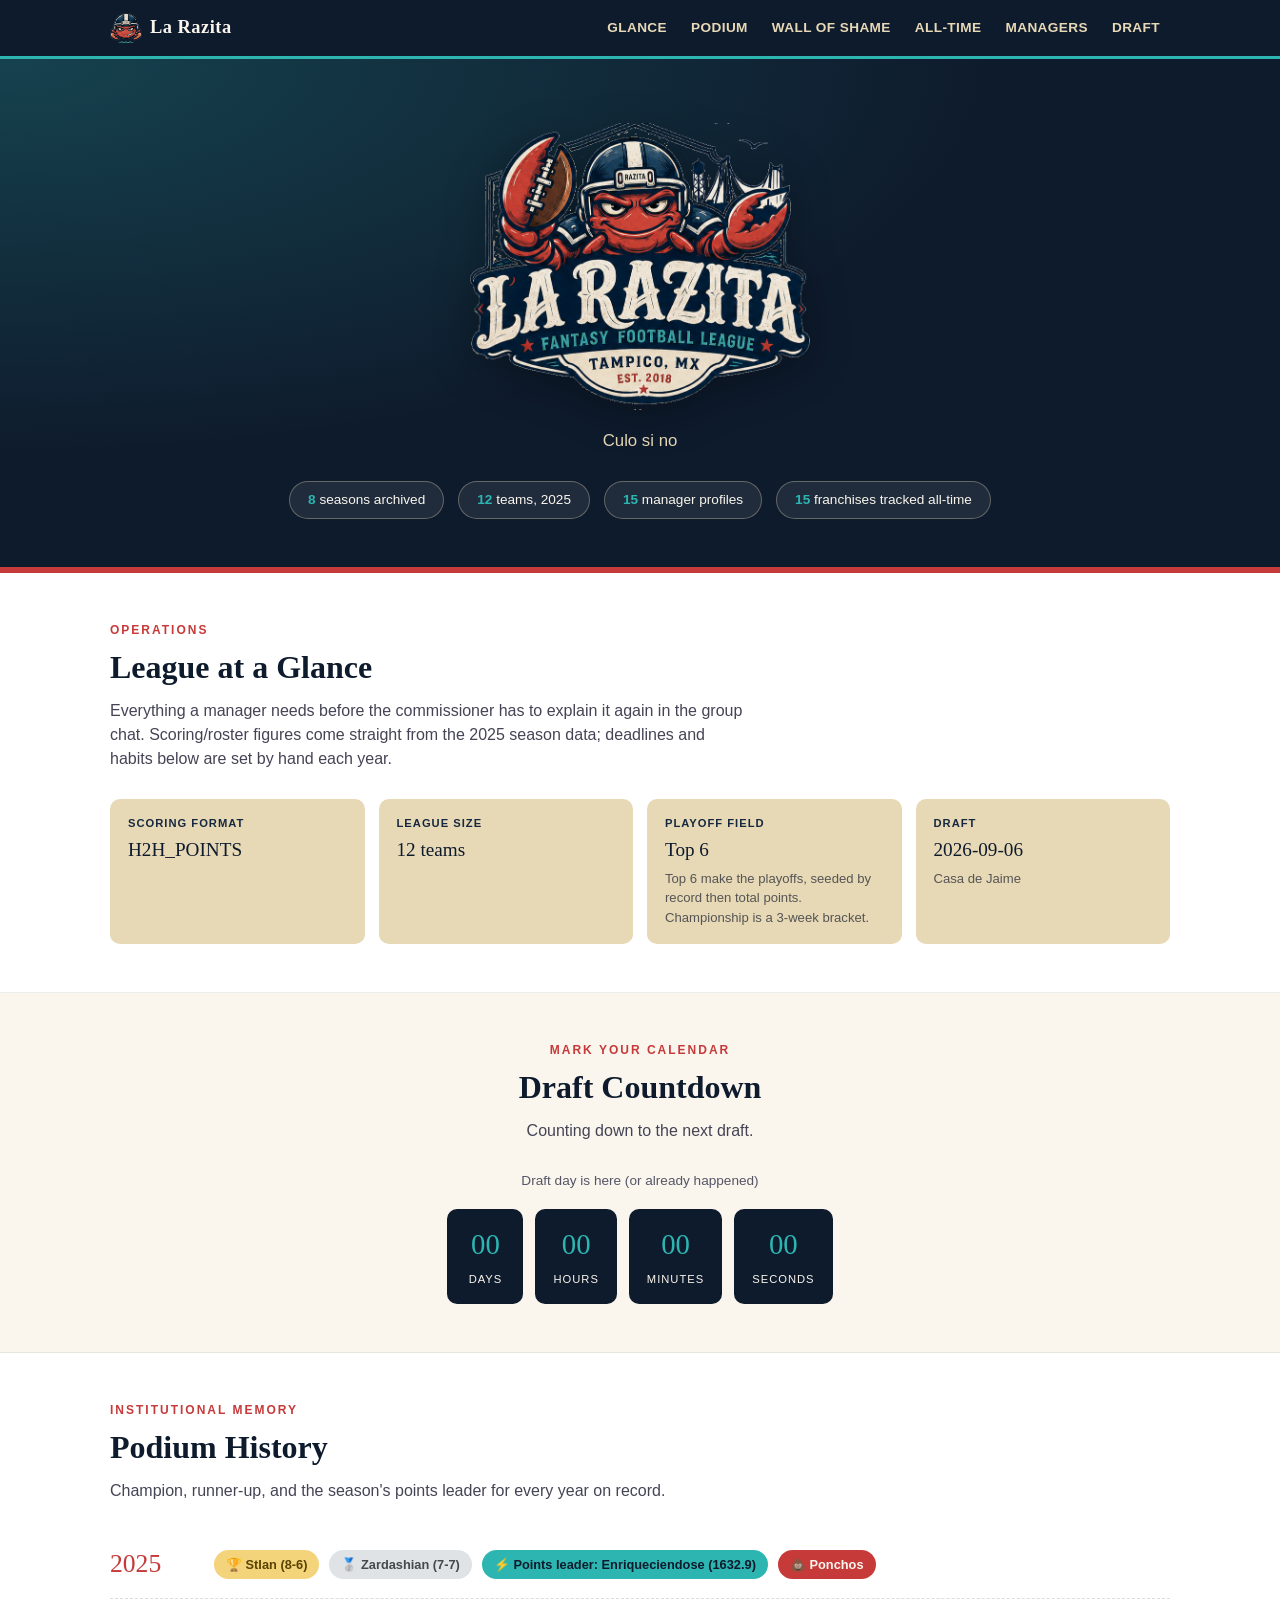
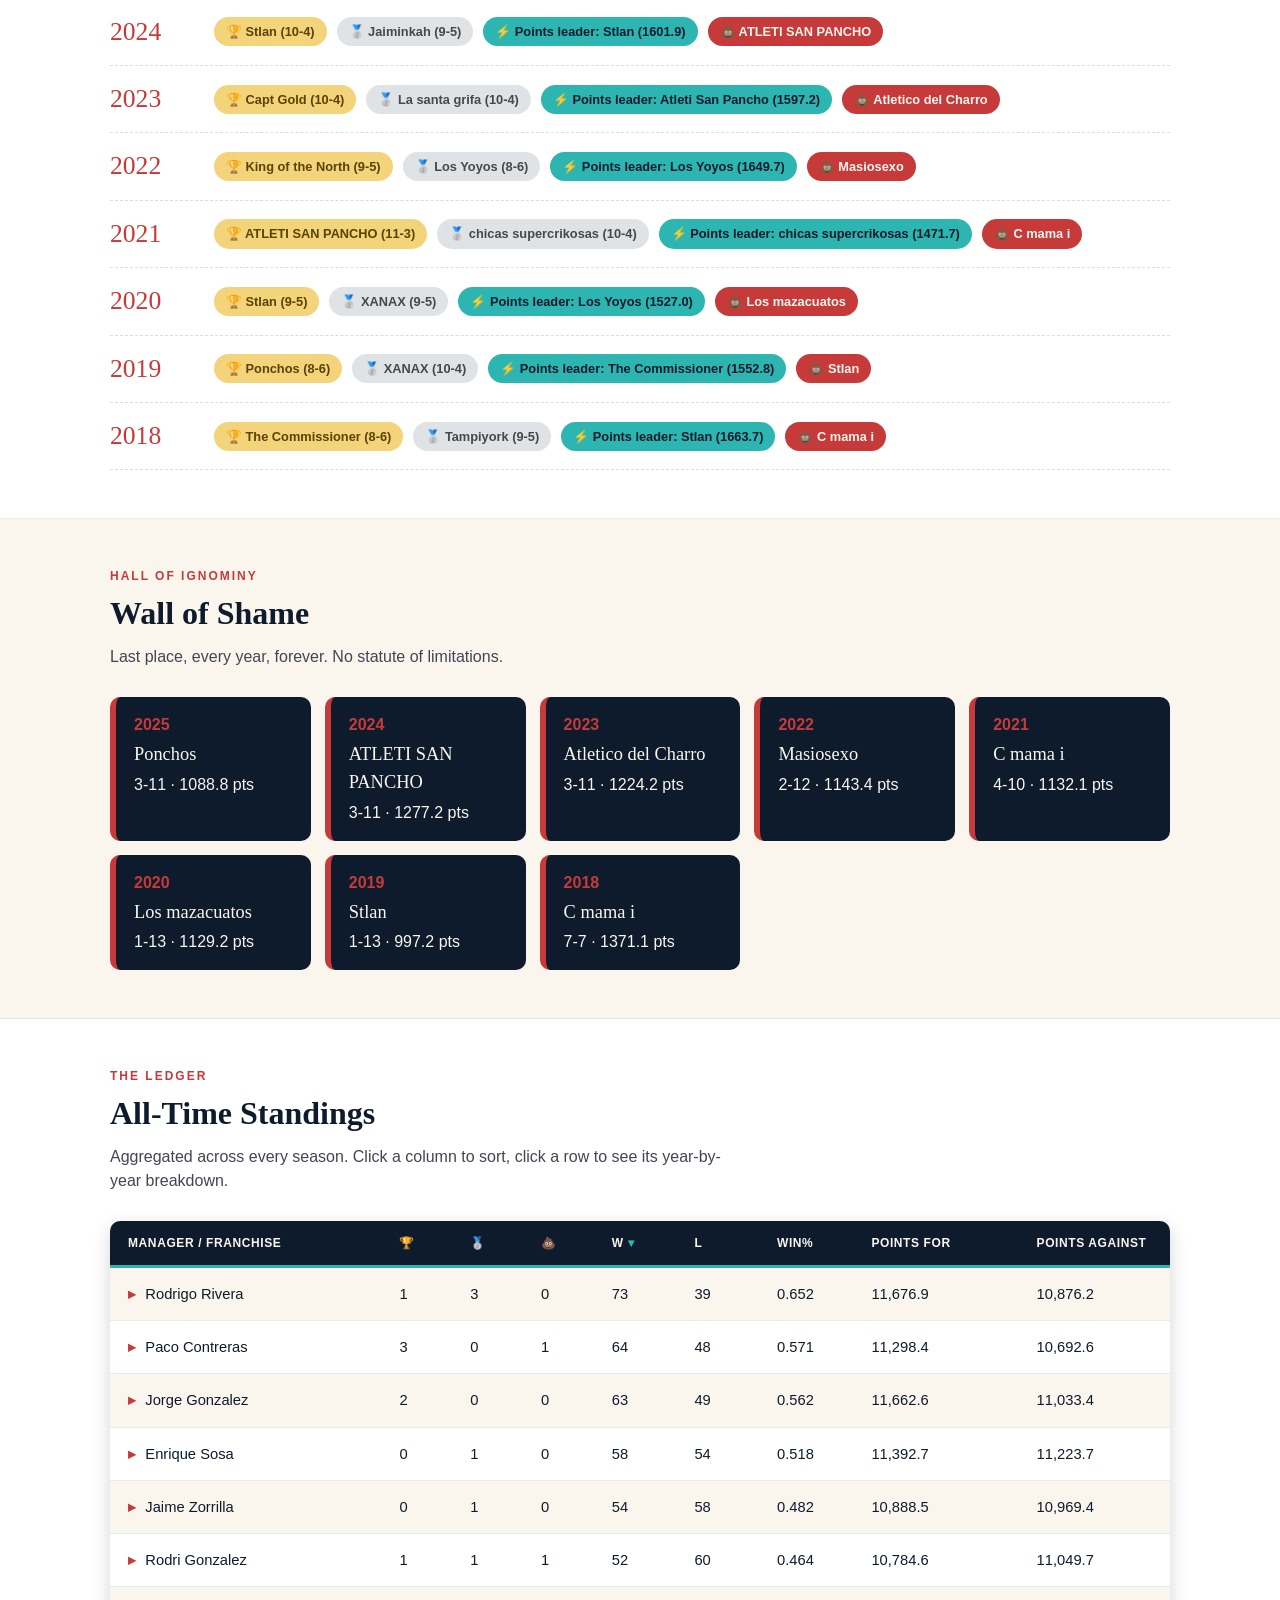
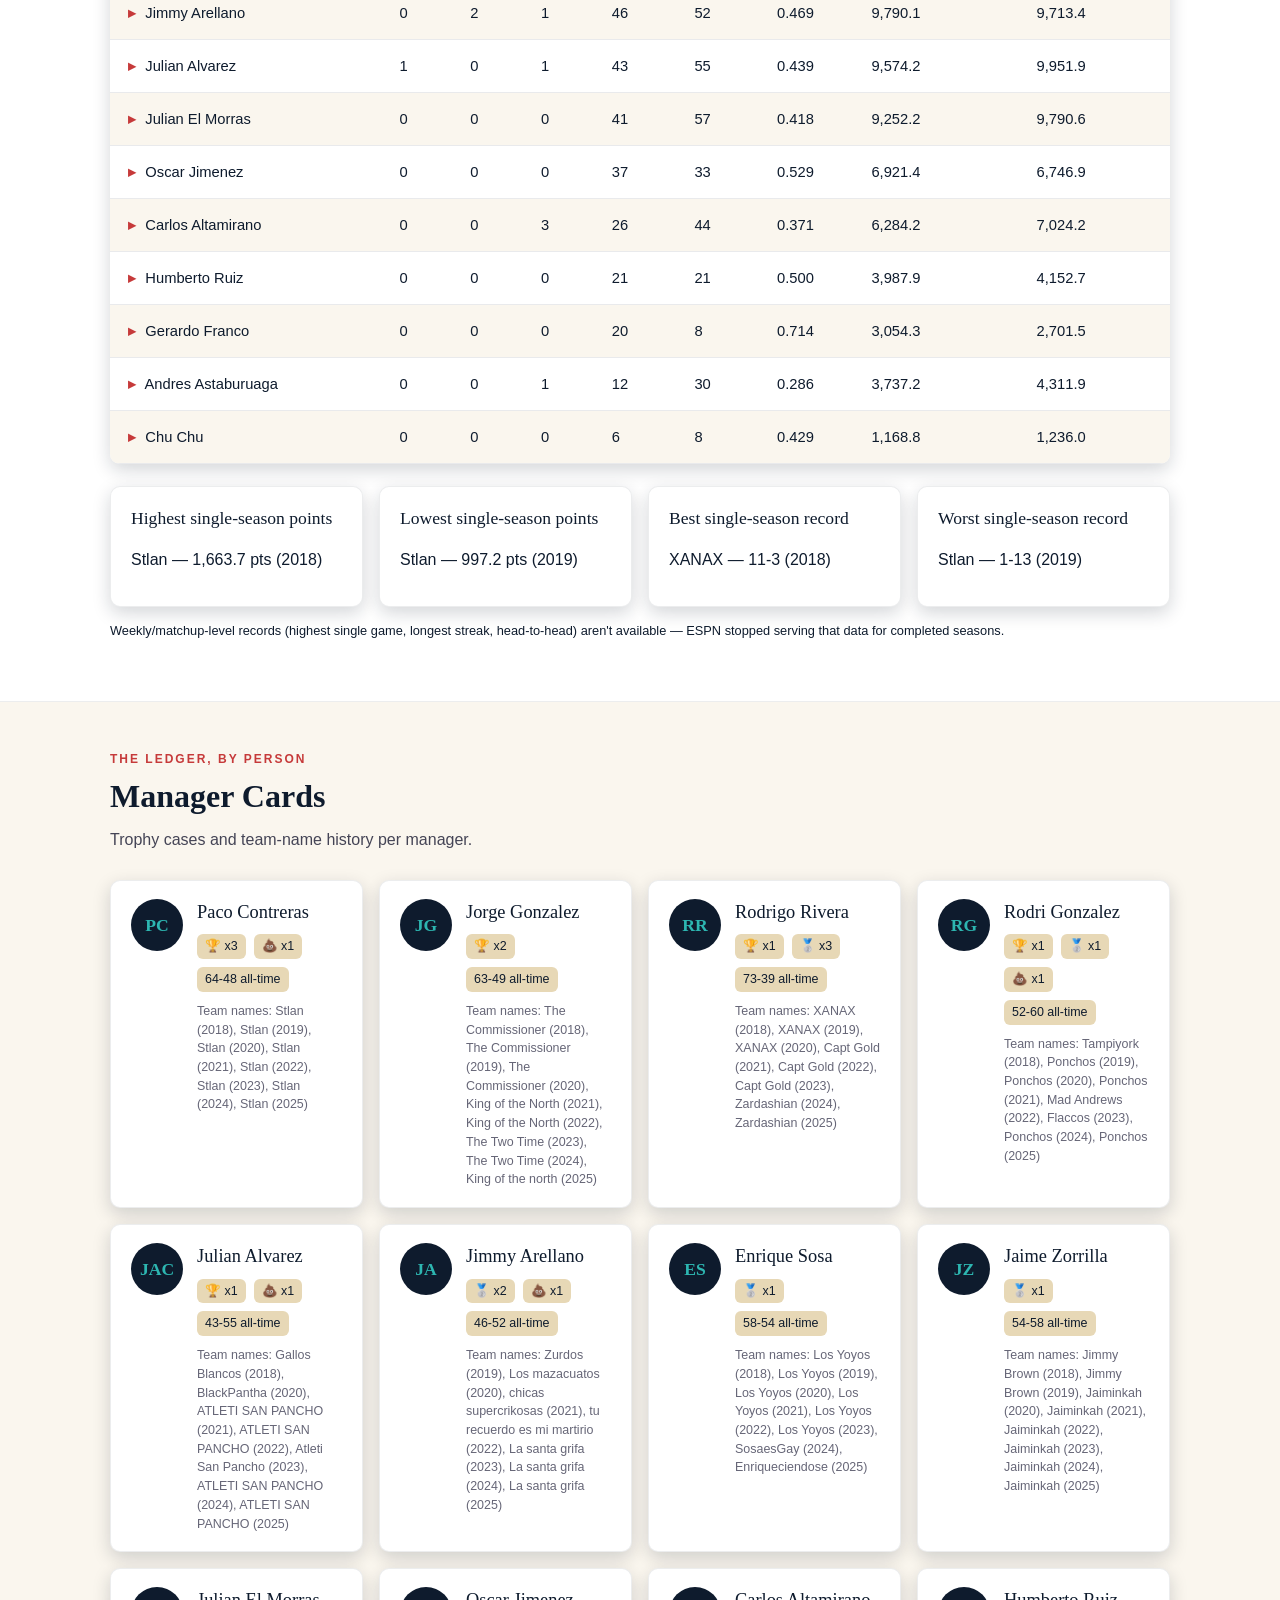
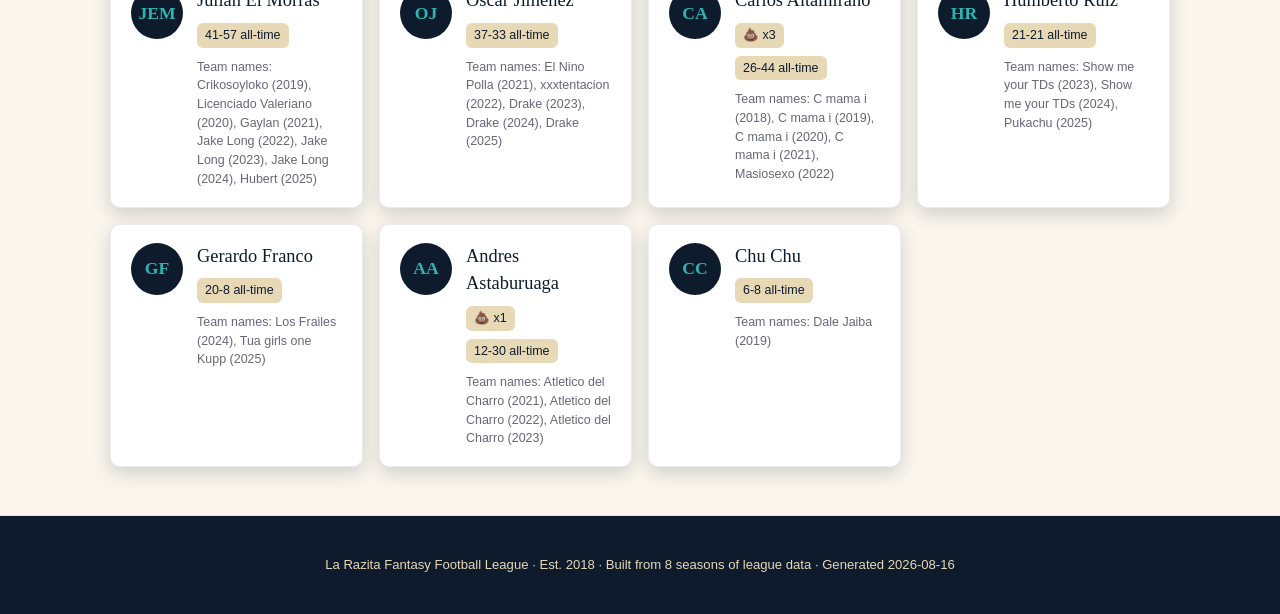
<file: docs/index.html>
<!DOCTYPE html>
<html lang="en">
<head>
<meta charset="UTF-8">
<meta name="viewport" content="width=device-width, initial-scale=1.0">
<title>La Razita — Fantasy Football League HQ</title>
<meta name="description" content="La Razita fantasy football league headquarters — champions, records, rules, and rivalries since 2018.">
<link rel="icon" type="image/png" href="static/img/mascot-icon.png">
<link rel="stylesheet" href="static/css/style.css">
</head>
<body>

<header class="topnav">
  <div class="wrap">
    <a class="brand" href="#top">
      <img class="brand-mark" src="static/img/mascot-icon.png" alt="">
      La Razita
    </a>
    <nav>
      <a href="#glance">Glance</a>
      <a href="#podium">Podium</a>
      <a href="#shame">Wall of Shame</a>
      <a href="#standings">All-Time</a>
      <a href="#managers">Managers</a>
      
      
      <a href="#draft">Draft</a>
    </nav>
  </div>
</header>



<section class="hero" id="top">
  <div class="wrap">
    <img class="hero-logo" src="static/img/logo-primary.png" alt="La Razita logo">
    <p class="tagline">Culo si no</p>
    <div class="stat-row">
      <span class="stat-pill"><b>8</b> seasons archived</span>
      <span class="stat-pill"><b>12</b> teams, 2025</span>
      <span class="stat-pill"><b>15</b> manager profiles</span>
      <span class="stat-pill"><b>15</b> franchises tracked all-time</span>
    </div>
  </div>
</section>

<!-- ===================== League at a Glance ===================== -->
<section class="panel" id="glance">
  <div class="wrap">
    <div class="section-head">
      <div class="kicker">Operations</div>
      <h2>League at a Glance</h2>
      <p class="desc">Everything a manager needs before the commissioner has to explain it again in the group chat. Scoring/roster figures come straight from the 2025 season data; deadlines and habits below are set by hand each year.</p>
    </div>
    <div class="glance-grid">
      <div class="glance-item">
        <div class="label">Scoring Format</div>
        <div class="value">H2H_POINTS</div>
      </div>
      <div class="glance-item">
        <div class="label">League Size</div>
        <div class="value">12 teams</div>
      </div>
      <div class="glance-item">
        <div class="label">Playoff Field</div>
        <div class="value">Top 6</div>
        
        <div class="sub">Top 6 make the playoffs, seeded by record then total points. Championship is a 3-week bracket.</div>
        
      </div>
      
      <div class="glance-item">
        <div class="label">Draft</div>
        <div class="value">2026-09-06</div>
        <div class="sub">Casa de Jaime</div>
      </div>
      
    </div>
  </div>
</section>


<!-- ===================== Draft Countdown ===================== -->
<section class="panel" id="draft">
  <div class="wrap text-center">
    <div class="section-head">
      <div class="kicker">Mark your calendar</div>
      <h2>Draft Countdown</h2>
      <p class="desc mt-0" style="margin-left:auto;margin-right:auto;">Counting down to the next draft.</p>
    </div>
    <div id="draft-countdown" data-target="2026-09-06T19:00:00-06:00">
      <div class="countdown-label" style="color:#556;font-size:0.85rem;margin-bottom:4px;">Time until kickoff of the 2026 draft</div>
      <div class="countdown">
        <div class="unit"><span class="num" data-unit="days">00</span><span class="unit-label">Days</span></div>
        <div class="unit"><span class="num" data-unit="hours">00</span><span class="unit-label">Hours</span></div>
        <div class="unit"><span class="num" data-unit="minutes">00</span><span class="unit-label">Minutes</span></div>
        <div class="unit"><span class="num" data-unit="seconds">00</span><span class="unit-label">Seconds</span></div>
      </div>
    </div>
  </div>
</section>


<!-- ===================== Podium History ===================== -->
<section class="panel" id="podium">
  <div class="wrap">
    <div class="section-head">
      <div class="kicker">Institutional memory</div>
      <h2>Podium History</h2>
      <p class="desc">Champion, runner-up, and the season's points leader for every year on record.</p>
    </div>
    
    <div class="podium-year">
      <div class="yr">2025</div>
      <div class="podium-row">
        
        <span class="badge gold">🏆 Stlan (8-6)</span>
        
        
        <span class="badge silver">🥈 Zardashian (7-7)</span>
        
        
        <span class="badge points">⚡ Points leader: Enriqueciendose (1632.9)</span>
        
        
        <span class="badge shame">💩 Ponchos</span>
        
      </div>
    </div>
    
    <div class="podium-year">
      <div class="yr">2024</div>
      <div class="podium-row">
        
        <span class="badge gold">🏆 Stlan (10-4)</span>
        
        
        <span class="badge silver">🥈 Jaiminkah (9-5)</span>
        
        
        <span class="badge points">⚡ Points leader: Stlan (1601.9)</span>
        
        
        <span class="badge shame">💩 ATLETI SAN PANCHO</span>
        
      </div>
    </div>
    
    <div class="podium-year">
      <div class="yr">2023</div>
      <div class="podium-row">
        
        <span class="badge gold">🏆 Capt Gold (10-4)</span>
        
        
        <span class="badge silver">🥈 La santa grifa (10-4)</span>
        
        
        <span class="badge points">⚡ Points leader: Atleti San Pancho (1597.2)</span>
        
        
        <span class="badge shame">💩 Atletico del Charro</span>
        
      </div>
    </div>
    
    <div class="podium-year">
      <div class="yr">2022</div>
      <div class="podium-row">
        
        <span class="badge gold">🏆 King of the North (9-5)</span>
        
        
        <span class="badge silver">🥈 Los Yoyos (8-6)</span>
        
        
        <span class="badge points">⚡ Points leader: Los Yoyos (1649.7)</span>
        
        
        <span class="badge shame">💩 Masiosexo</span>
        
      </div>
    </div>
    
    <div class="podium-year">
      <div class="yr">2021</div>
      <div class="podium-row">
        
        <span class="badge gold">🏆 ATLETI SAN PANCHO (11-3)</span>
        
        
        <span class="badge silver">🥈 chicas supercrikosas (10-4)</span>
        
        
        <span class="badge points">⚡ Points leader: chicas supercrikosas (1471.7)</span>
        
        
        <span class="badge shame">💩 C mama i</span>
        
      </div>
    </div>
    
    <div class="podium-year">
      <div class="yr">2020</div>
      <div class="podium-row">
        
        <span class="badge gold">🏆 Stlan (9-5)</span>
        
        
        <span class="badge silver">🥈 XANAX (9-5)</span>
        
        
        <span class="badge points">⚡ Points leader: Los Yoyos (1527.0)</span>
        
        
        <span class="badge shame">💩 Los mazacuatos</span>
        
      </div>
    </div>
    
    <div class="podium-year">
      <div class="yr">2019</div>
      <div class="podium-row">
        
        <span class="badge gold">🏆 Ponchos (8-6)</span>
        
        
        <span class="badge silver">🥈 XANAX (10-4)</span>
        
        
        <span class="badge points">⚡ Points leader: The Commissioner (1552.8)</span>
        
        
        <span class="badge shame">💩 Stlan</span>
        
      </div>
    </div>
    
    <div class="podium-year">
      <div class="yr">2018</div>
      <div class="podium-row">
        
        <span class="badge gold">🏆 The Commissioner (8-6)</span>
        
        
        <span class="badge silver">🥈 Tampiyork (9-5)</span>
        
        
        <span class="badge points">⚡ Points leader: Stlan (1663.7)</span>
        
        
        <span class="badge shame">💩 C mama i</span>
        
      </div>
    </div>
    
  </div>
</section>

<!-- ===================== Wall of Shame ===================== -->
<section class="panel" id="shame">
  <div class="wrap">
    <div class="section-head">
      <div class="kicker">Hall of Ignominy</div>
      <h2>Wall of Shame</h2>
      <p class="desc">Last place, every year, forever. No statute of limitations.</p>
    </div>
    <div class="shame-grid">
      
      <div class="shame-card">
        <div class="yr">2025</div>
        <div class="team">Ponchos</div>
        <div>3-11 &middot; 1088.8 pts</div>
      </div>
      
      <div class="shame-card">
        <div class="yr">2024</div>
        <div class="team">ATLETI SAN PANCHO</div>
        <div>3-11 &middot; 1277.2 pts</div>
      </div>
      
      <div class="shame-card">
        <div class="yr">2023</div>
        <div class="team">Atletico del Charro</div>
        <div>3-11 &middot; 1224.2 pts</div>
      </div>
      
      <div class="shame-card">
        <div class="yr">2022</div>
        <div class="team">Masiosexo</div>
        <div>2-12 &middot; 1143.4 pts</div>
      </div>
      
      <div class="shame-card">
        <div class="yr">2021</div>
        <div class="team">C mama i</div>
        <div>4-10 &middot; 1132.1 pts</div>
      </div>
      
      <div class="shame-card">
        <div class="yr">2020</div>
        <div class="team">Los mazacuatos</div>
        <div>1-13 &middot; 1129.2 pts</div>
      </div>
      
      <div class="shame-card">
        <div class="yr">2019</div>
        <div class="team">Stlan</div>
        <div>1-13 &middot; 997.2 pts</div>
      </div>
      
      <div class="shame-card">
        <div class="yr">2018</div>
        <div class="team">C mama i</div>
        <div>7-7 &middot; 1371.1 pts</div>
      </div>
      
    </div>
  </div>
</section>

<!-- ===================== All-Time Standings ===================== -->
<section class="panel" id="standings">
  <div class="wrap">
    <div class="section-head">
      <div class="kicker">The ledger</div>
      <h2>All-Time Standings</h2>
      <p class="desc">Aggregated across every season. Click a column to sort, click a row to see its year-by-year breakdown.</p>
    </div>
    <div class="table-wrap">
      <table data-sortable data-paired-rows>
        <colgroup>
          <col style="width:23%"><col style="width:6%"><col style="width:6%"><col style="width:6%">
          <col style="width:7%"><col style="width:7%"><col style="width:8%">
          <col style="width:14%"><col style="width:14%"><col style="width:9%">
        </colgroup>
        <thead>
          <tr>
            <th data-sort-key="name" data-sort-type="string">Manager / Franchise</th>
            <th data-sort-key="titles" data-sort-type="number">🏆</th>
            <th data-sort-key="ru" data-sort-type="number">🥈</th>
            <th data-sort-key="shame" data-sort-type="number">💩</th>
            <th data-sort-key="wins" data-sort-type="number" class="sorted" data-sort-dir="desc">W</th>
            <th data-sort-key="losses" data-sort-type="number">L</th>
            <th data-sort-key="pct" data-sort-type="number">Win%</th>
            <th data-sort-key="pf" data-sort-type="number">Points For</th>
            <th data-sort-key="pa" data-sort-type="number">Points Against</th>
            <th data-sort-key="seasons" data-sort-type="number">Seasons</th>
          </tr>
        </thead>
        <tbody>
          
          <tr class="standings-row" tabindex="0" role="button" aria-expanded="false">
            <td data-name="Rodrigo Rivera"><span class="expand-caret">▸</span> Rodrigo Rivera</td>
            <td data-titles="1">1</td>
            <td data-ru="3">3</td>
            <td data-shame="0">0</td>
            <td data-wins="73">73</td>
            <td data-losses="39">39</td>
            <td data-pct="0.652">0.652</td>
            <td data-pf="11676.9">11,676.9</td>
            <td data-pa="10876.22">10,876.2</td>
            <td data-seasons="8">8</td>
          </tr>
          <tr class="standings-detail" hidden>
            <td colspan="10">
              <table class="detail-table">
                <colgroup>
                  <col style="width:8%"><col style="width:27%"><col style="width:10%">
                  <col style="width:6%"><col style="width:6%"><col style="width:8%">
                  <col style="width:13%"><col style="width:22%">
                </colgroup>
                <thead>
                  <tr>
                    <th>Year</th>
                    <th>Team Name</th>
                    <th>Final Rank</th>
                    <th>W</th>
                    <th>L</th>
                    <th>Win%</th>
                    <th>Points For</th>
                    <th>Points Against</th>
                  </tr>
                </thead>
                <tbody>
                  
                  <tr>
                    <td>2025</td>
                    <td>Zardashian</td>
                    <td>🥈 2nd</td>
                    <td>7</td>
                    <td>7</td>
                    <td>0.500</td>
                    <td>1,452.8</td>
                    <td>1,467.7</td>
                  </tr>
                  
                  <tr>
                    <td>2024</td>
                    <td>Zardashian</td>
                    <td>5</td>
                    <td>8</td>
                    <td>6</td>
                    <td>0.571</td>
                    <td>1,446.8</td>
                    <td>1,459.0</td>
                  </tr>
                  
                  <tr>
                    <td>2023</td>
                    <td>Capt Gold</td>
                    <td>🏆 1st</td>
                    <td>10</td>
                    <td>4</td>
                    <td>0.714</td>
                    <td>1,569.5</td>
                    <td>1,430.8</td>
                  </tr>
                  
                  <tr>
                    <td>2022</td>
                    <td>Capt Gold</td>
                    <td>4</td>
                    <td>9</td>
                    <td>5</td>
                    <td>0.643</td>
                    <td>1,431.4</td>
                    <td>1,344.2</td>
                  </tr>
                  
                  <tr>
                    <td>2021</td>
                    <td>Capt Gold</td>
                    <td>6</td>
                    <td>9</td>
                    <td>5</td>
                    <td>0.643</td>
                    <td>1,317.5</td>
                    <td>1,212.9</td>
                  </tr>
                  
                  <tr>
                    <td>2020</td>
                    <td>XANAX</td>
                    <td>🥈 2nd</td>
                    <td>9</td>
                    <td>5</td>
                    <td>0.643</td>
                    <td>1,355.0</td>
                    <td>1,204.0</td>
                  </tr>
                  
                  <tr>
                    <td>2019</td>
                    <td>XANAX</td>
                    <td>🥈 2nd</td>
                    <td>10</td>
                    <td>4</td>
                    <td>0.714</td>
                    <td>1,465.6</td>
                    <td>1,339.9</td>
                  </tr>
                  
                  <tr>
                    <td>2018</td>
                    <td>XANAX</td>
                    <td>4</td>
                    <td>11</td>
                    <td>3</td>
                    <td>0.786</td>
                    <td>1,638.3</td>
                    <td>1,417.7</td>
                  </tr>
                  
                </tbody>
              </table>
            </td>
          </tr>
          
          <tr class="standings-row" tabindex="0" role="button" aria-expanded="false">
            <td data-name="Paco Contreras"><span class="expand-caret">▸</span> Paco Contreras</td>
            <td data-titles="3">3</td>
            <td data-ru="0">0</td>
            <td data-shame="1">1</td>
            <td data-wins="64">64</td>
            <td data-losses="48">48</td>
            <td data-pct="0.571">0.571</td>
            <td data-pf="11298.36">11,298.4</td>
            <td data-pa="10692.56">10,692.6</td>
            <td data-seasons="8">8</td>
          </tr>
          <tr class="standings-detail" hidden>
            <td colspan="10">
              <table class="detail-table">
                <colgroup>
                  <col style="width:8%"><col style="width:27%"><col style="width:10%">
                  <col style="width:6%"><col style="width:6%"><col style="width:8%">
                  <col style="width:13%"><col style="width:22%">
                </colgroup>
                <thead>
                  <tr>
                    <th>Year</th>
                    <th>Team Name</th>
                    <th>Final Rank</th>
                    <th>W</th>
                    <th>L</th>
                    <th>Win%</th>
                    <th>Points For</th>
                    <th>Points Against</th>
                  </tr>
                </thead>
                <tbody>
                  
                  <tr>
                    <td>2025</td>
                    <td>Stlan</td>
                    <td>🏆 1st</td>
                    <td>8</td>
                    <td>6</td>
                    <td>0.571</td>
                    <td>1,542.2</td>
                    <td>1,397.0</td>
                  </tr>
                  
                  <tr>
                    <td>2024</td>
                    <td>Stlan</td>
                    <td>🏆 1st</td>
                    <td>10</td>
                    <td>4</td>
                    <td>0.714</td>
                    <td>1,601.9</td>
                    <td>1,449.3</td>
                  </tr>
                  
                  <tr>
                    <td>2023</td>
                    <td>Stlan</td>
                    <td>10</td>
                    <td>6</td>
                    <td>8</td>
                    <td>0.429</td>
                    <td>1,385.2</td>
                    <td>1,423.2</td>
                  </tr>
                  
                  <tr>
                    <td>2022</td>
                    <td>Stlan</td>
                    <td>3</td>
                    <td>9</td>
                    <td>5</td>
                    <td>0.643</td>
                    <td>1,396.5</td>
                    <td>1,315.3</td>
                  </tr>
                  
                  <tr>
                    <td>2021</td>
                    <td>Stlan</td>
                    <td>4</td>
                    <td>11</td>
                    <td>3</td>
                    <td>0.786</td>
                    <td>1,391.7</td>
                    <td>1,130.2</td>
                  </tr>
                  
                  <tr>
                    <td>2020</td>
                    <td>Stlan</td>
                    <td>🏆 1st</td>
                    <td>9</td>
                    <td>5</td>
                    <td>0.643</td>
                    <td>1,320.1</td>
                    <td>1,316.8</td>
                  </tr>
                  
                  <tr>
                    <td>2019</td>
                    <td>Stlan</td>
                    <td>10</td>
                    <td>1</td>
                    <td>13</td>
                    <td>0.071</td>
                    <td>997.2</td>
                    <td>1,365.4</td>
                  </tr>
                  
                  <tr>
                    <td>2018</td>
                    <td>Stlan</td>
                    <td>3</td>
                    <td>10</td>
                    <td>4</td>
                    <td>0.714</td>
                    <td>1,663.7</td>
                    <td>1,295.3</td>
                  </tr>
                  
                </tbody>
              </table>
            </td>
          </tr>
          
          <tr class="standings-row" tabindex="0" role="button" aria-expanded="false">
            <td data-name="Jorge Gonzalez"><span class="expand-caret">▸</span> Jorge Gonzalez</td>
            <td data-titles="2">2</td>
            <td data-ru="0">0</td>
            <td data-shame="0">0</td>
            <td data-wins="63">63</td>
            <td data-losses="49">49</td>
            <td data-pct="0.562">0.562</td>
            <td data-pf="11662.56">11,662.6</td>
            <td data-pa="11033.42">11,033.4</td>
            <td data-seasons="8">8</td>
          </tr>
          <tr class="standings-detail" hidden>
            <td colspan="10">
              <table class="detail-table">
                <colgroup>
                  <col style="width:8%"><col style="width:27%"><col style="width:10%">
                  <col style="width:6%"><col style="width:6%"><col style="width:8%">
                  <col style="width:13%"><col style="width:22%">
                </colgroup>
                <thead>
                  <tr>
                    <th>Year</th>
                    <th>Team Name</th>
                    <th>Final Rank</th>
                    <th>W</th>
                    <th>L</th>
                    <th>Win%</th>
                    <th>Points For</th>
                    <th>Points Against</th>
                  </tr>
                </thead>
                <tbody>
                  
                  <tr>
                    <td>2025</td>
                    <td>King of the north</td>
                    <td>11</td>
                    <td>5</td>
                    <td>9</td>
                    <td>0.357</td>
                    <td>1,324.2</td>
                    <td>1,438.0</td>
                  </tr>
                  
                  <tr>
                    <td>2024</td>
                    <td>The Two Time</td>
                    <td>3</td>
                    <td>10</td>
                    <td>4</td>
                    <td>0.714</td>
                    <td>1,462.0</td>
                    <td>1,370.0</td>
                  </tr>
                  
                  <tr>
                    <td>2023</td>
                    <td>The Two Time</td>
                    <td>8</td>
                    <td>6</td>
                    <td>8</td>
                    <td>0.429</td>
                    <td>1,457.2</td>
                    <td>1,374.7</td>
                  </tr>
                  
                  <tr>
                    <td>2022</td>
                    <td>King of the North</td>
                    <td>🏆 1st</td>
                    <td>9</td>
                    <td>5</td>
                    <td>0.643</td>
                    <td>1,558.5</td>
                    <td>1,402.8</td>
                  </tr>
                  
                  <tr>
                    <td>2021</td>
                    <td>King of the North</td>
                    <td>5</td>
                    <td>8</td>
                    <td>6</td>
                    <td>0.571</td>
                    <td>1,306.0</td>
                    <td>1,175.0</td>
                  </tr>
                  
                  <tr>
                    <td>2020</td>
                    <td>The Commissioner</td>
                    <td>7</td>
                    <td>7</td>
                    <td>7</td>
                    <td>0.500</td>
                    <td>1,411.8</td>
                    <td>1,375.4</td>
                  </tr>
                  
                  <tr>
                    <td>2019</td>
                    <td>The Commissioner</td>
                    <td>3</td>
                    <td>10</td>
                    <td>4</td>
                    <td>0.714</td>
                    <td>1,552.8</td>
                    <td>1,294.5</td>
                  </tr>
                  
                  <tr>
                    <td>2018</td>
                    <td>The Commissioner</td>
                    <td>🏆 1st</td>
                    <td>8</td>
                    <td>6</td>
                    <td>0.571</td>
                    <td>1,590.0</td>
                    <td>1,603.1</td>
                  </tr>
                  
                </tbody>
              </table>
            </td>
          </tr>
          
          <tr class="standings-row" tabindex="0" role="button" aria-expanded="false">
            <td data-name="Enrique Sosa"><span class="expand-caret">▸</span> Enrique Sosa</td>
            <td data-titles="0">0</td>
            <td data-ru="1">1</td>
            <td data-shame="0">0</td>
            <td data-wins="58">58</td>
            <td data-losses="54">54</td>
            <td data-pct="0.518">0.518</td>
            <td data-pf="11392.68">11,392.7</td>
            <td data-pa="11223.66">11,223.7</td>
            <td data-seasons="8">8</td>
          </tr>
          <tr class="standings-detail" hidden>
            <td colspan="10">
              <table class="detail-table">
                <colgroup>
                  <col style="width:8%"><col style="width:27%"><col style="width:10%">
                  <col style="width:6%"><col style="width:6%"><col style="width:8%">
                  <col style="width:13%"><col style="width:22%">
                </colgroup>
                <thead>
                  <tr>
                    <th>Year</th>
                    <th>Team Name</th>
                    <th>Final Rank</th>
                    <th>W</th>
                    <th>L</th>
                    <th>Win%</th>
                    <th>Points For</th>
                    <th>Points Against</th>
                  </tr>
                </thead>
                <tbody>
                  
                  <tr>
                    <td>2025</td>
                    <td>Enriqueciendose</td>
                    <td>4</td>
                    <td>10</td>
                    <td>4</td>
                    <td>0.714</td>
                    <td>1,632.9</td>
                    <td>1,347.0</td>
                  </tr>
                  
                  <tr>
                    <td>2024</td>
                    <td>SosaesGay</td>
                    <td>11</td>
                    <td>3</td>
                    <td>11</td>
                    <td>0.214</td>
                    <td>1,245.0</td>
                    <td>1,458.8</td>
                  </tr>
                  
                  <tr>
                    <td>2023</td>
                    <td>Los Yoyos</td>
                    <td>6</td>
                    <td>9</td>
                    <td>5</td>
                    <td>0.643</td>
                    <td>1,502.6</td>
                    <td>1,419.6</td>
                  </tr>
                  
                  <tr>
                    <td>2022</td>
                    <td>Los Yoyos</td>
                    <td>🥈 2nd</td>
                    <td>8</td>
                    <td>6</td>
                    <td>0.571</td>
                    <td>1,649.7</td>
                    <td>1,555.7</td>
                  </tr>
                  
                  <tr>
                    <td>2021</td>
                    <td>Los Yoyos</td>
                    <td>10</td>
                    <td>5</td>
                    <td>9</td>
                    <td>0.357</td>
                    <td>1,281.8</td>
                    <td>1,352.2</td>
                  </tr>
                  
                  <tr>
                    <td>2020</td>
                    <td>Los Yoyos</td>
                    <td>4</td>
                    <td>11</td>
                    <td>3</td>
                    <td>0.786</td>
                    <td>1,527.0</td>
                    <td>1,348.3</td>
                  </tr>
                  
                  <tr>
                    <td>2019</td>
                    <td>Los Yoyos</td>
                    <td>5</td>
                    <td>8</td>
                    <td>6</td>
                    <td>0.571</td>
                    <td>1,265.7</td>
                    <td>1,206.3</td>
                  </tr>
                  
                  <tr>
                    <td>2018</td>
                    <td>Los Yoyos</td>
                    <td>7</td>
                    <td>4</td>
                    <td>10</td>
                    <td>0.286</td>
                    <td>1,288.1</td>
                    <td>1,535.9</td>
                  </tr>
                  
                </tbody>
              </table>
            </td>
          </tr>
          
          <tr class="standings-row" tabindex="0" role="button" aria-expanded="false">
            <td data-name="Jaime Zorrilla"><span class="expand-caret">▸</span> Jaime Zorrilla</td>
            <td data-titles="0">0</td>
            <td data-ru="1">1</td>
            <td data-shame="0">0</td>
            <td data-wins="54">54</td>
            <td data-losses="58">58</td>
            <td data-pct="0.482">0.482</td>
            <td data-pf="10888.5">10,888.5</td>
            <td data-pa="10969.42">10,969.4</td>
            <td data-seasons="8">8</td>
          </tr>
          <tr class="standings-detail" hidden>
            <td colspan="10">
              <table class="detail-table">
                <colgroup>
                  <col style="width:8%"><col style="width:27%"><col style="width:10%">
                  <col style="width:6%"><col style="width:6%"><col style="width:8%">
                  <col style="width:13%"><col style="width:22%">
                </colgroup>
                <thead>
                  <tr>
                    <th>Year</th>
                    <th>Team Name</th>
                    <th>Final Rank</th>
                    <th>W</th>
                    <th>L</th>
                    <th>Win%</th>
                    <th>Points For</th>
                    <th>Points Against</th>
                  </tr>
                </thead>
                <tbody>
                  
                  <tr>
                    <td>2025</td>
                    <td>Jaiminkah</td>
                    <td>6</td>
                    <td>8</td>
                    <td>6</td>
                    <td>0.571</td>
                    <td>1,376.3</td>
                    <td>1,391.1</td>
                  </tr>
                  
                  <tr>
                    <td>2024</td>
                    <td>Jaiminkah</td>
                    <td>🥈 2nd</td>
                    <td>9</td>
                    <td>5</td>
                    <td>0.643</td>
                    <td>1,568.4</td>
                    <td>1,441.4</td>
                  </tr>
                  
                  <tr>
                    <td>2023</td>
                    <td>Jaiminkah</td>
                    <td>11</td>
                    <td>6</td>
                    <td>8</td>
                    <td>0.429</td>
                    <td>1,347.3</td>
                    <td>1,451.5</td>
                  </tr>
                  
                  <tr>
                    <td>2022</td>
                    <td>Jaiminkah</td>
                    <td>8</td>
                    <td>6</td>
                    <td>8</td>
                    <td>0.429</td>
                    <td>1,394.3</td>
                    <td>1,409.4</td>
                  </tr>
                  
                  <tr>
                    <td>2021</td>
                    <td>Jaiminkah</td>
                    <td>3</td>
                    <td>9</td>
                    <td>5</td>
                    <td>0.643</td>
                    <td>1,379.3</td>
                    <td>1,327.5</td>
                  </tr>
                  
                  <tr>
                    <td>2020</td>
                    <td>Jaiminkah</td>
                    <td>9</td>
                    <td>4</td>
                    <td>10</td>
                    <td>0.286</td>
                    <td>1,214.2</td>
                    <td>1,365.2</td>
                  </tr>
                  
                  <tr>
                    <td>2019</td>
                    <td>Jimmy Brown</td>
                    <td>8</td>
                    <td>8</td>
                    <td>6</td>
                    <td>0.571</td>
                    <td>1,281.6</td>
                    <td>1,177.6</td>
                  </tr>
                  
                  <tr>
                    <td>2018</td>
                    <td>Jimmy Brown</td>
                    <td>6</td>
                    <td>4</td>
                    <td>10</td>
                    <td>0.286</td>
                    <td>1,327.2</td>
                    <td>1,405.7</td>
                  </tr>
                  
                </tbody>
              </table>
            </td>
          </tr>
          
          <tr class="standings-row" tabindex="0" role="button" aria-expanded="false">
            <td data-name="Rodri Gonzalez"><span class="expand-caret">▸</span> Rodri Gonzalez</td>
            <td data-titles="1">1</td>
            <td data-ru="1">1</td>
            <td data-shame="1">1</td>
            <td data-wins="52">52</td>
            <td data-losses="60">60</td>
            <td data-pct="0.464">0.464</td>
            <td data-pf="10784.6">10,784.6</td>
            <td data-pa="11049.68">11,049.7</td>
            <td data-seasons="8">8</td>
          </tr>
          <tr class="standings-detail" hidden>
            <td colspan="10">
              <table class="detail-table">
                <colgroup>
                  <col style="width:8%"><col style="width:27%"><col style="width:10%">
                  <col style="width:6%"><col style="width:6%"><col style="width:8%">
                  <col style="width:13%"><col style="width:22%">
                </colgroup>
                <thead>
                  <tr>
                    <th>Year</th>
                    <th>Team Name</th>
                    <th>Final Rank</th>
                    <th>W</th>
                    <th>L</th>
                    <th>Win%</th>
                    <th>Points For</th>
                    <th>Points Against</th>
                  </tr>
                </thead>
                <tbody>
                  
                  <tr>
                    <td>2025</td>
                    <td>Ponchos</td>
                    <td>12</td>
                    <td>3</td>
                    <td>11</td>
                    <td>0.214</td>
                    <td>1,088.8</td>
                    <td>1,337.5</td>
                  </tr>
                  
                  <tr>
                    <td>2024</td>
                    <td>Ponchos</td>
                    <td>7</td>
                    <td>7</td>
                    <td>7</td>
                    <td>0.500</td>
                    <td>1,545.1</td>
                    <td>1,516.6</td>
                  </tr>
                  
                  <tr>
                    <td>2023</td>
                    <td>Flaccos</td>
                    <td>9</td>
                    <td>5</td>
                    <td>9</td>
                    <td>0.357</td>
                    <td>1,276.5</td>
                    <td>1,383.6</td>
                  </tr>
                  
                  <tr>
                    <td>2022</td>
                    <td>Mad Andrews</td>
                    <td>6</td>
                    <td>9</td>
                    <td>5</td>
                    <td>0.643</td>
                    <td>1,334.9</td>
                    <td>1,468.3</td>
                  </tr>
                  
                  <tr>
                    <td>2021</td>
                    <td>Ponchos</td>
                    <td>8</td>
                    <td>3</td>
                    <td>11</td>
                    <td>0.214</td>
                    <td>1,183.3</td>
                    <td>1,349.8</td>
                  </tr>
                  
                  <tr>
                    <td>2020</td>
                    <td>Ponchos</td>
                    <td>8</td>
                    <td>8</td>
                    <td>6</td>
                    <td>0.571</td>
                    <td>1,412.4</td>
                    <td>1,288.7</td>
                  </tr>
                  
                  <tr>
                    <td>2019</td>
                    <td>Ponchos</td>
                    <td>🏆 1st</td>
                    <td>8</td>
                    <td>6</td>
                    <td>0.571</td>
                    <td>1,325.7</td>
                    <td>1,237.2</td>
                  </tr>
                  
                  <tr>
                    <td>2018</td>
                    <td>Tampiyork</td>
                    <td>🥈 2nd</td>
                    <td>9</td>
                    <td>5</td>
                    <td>0.643</td>
                    <td>1,617.8</td>
                    <td>1,467.9</td>
                  </tr>
                  
                </tbody>
              </table>
            </td>
          </tr>
          
          <tr class="standings-row" tabindex="0" role="button" aria-expanded="false">
            <td data-name="Jimmy Arellano"><span class="expand-caret">▸</span> Jimmy Arellano</td>
            <td data-titles="0">0</td>
            <td data-ru="2">2</td>
            <td data-shame="1">1</td>
            <td data-wins="46">46</td>
            <td data-losses="52">52</td>
            <td data-pct="0.469">0.469</td>
            <td data-pf="9790.08">9,790.1</td>
            <td data-pa="9713.4">9,713.4</td>
            <td data-seasons="7">7</td>
          </tr>
          <tr class="standings-detail" hidden>
            <td colspan="10">
              <table class="detail-table">
                <colgroup>
                  <col style="width:8%"><col style="width:27%"><col style="width:10%">
                  <col style="width:6%"><col style="width:6%"><col style="width:8%">
                  <col style="width:13%"><col style="width:22%">
                </colgroup>
                <thead>
                  <tr>
                    <th>Year</th>
                    <th>Team Name</th>
                    <th>Final Rank</th>
                    <th>W</th>
                    <th>L</th>
                    <th>Win%</th>
                    <th>Points For</th>
                    <th>Points Against</th>
                  </tr>
                </thead>
                <tbody>
                  
                  <tr>
                    <td>2025</td>
                    <td>La santa grifa</td>
                    <td>10</td>
                    <td>5</td>
                    <td>9</td>
                    <td>0.357</td>
                    <td>1,380.0</td>
                    <td>1,419.4</td>
                  </tr>
                  
                  <tr>
                    <td>2024</td>
                    <td>La santa grifa</td>
                    <td>10</td>
                    <td>3</td>
                    <td>11</td>
                    <td>0.214</td>
                    <td>1,322.3</td>
                    <td>1,550.5</td>
                  </tr>
                  
                  <tr>
                    <td>2023</td>
                    <td>La santa grifa</td>
                    <td>🥈 2nd</td>
                    <td>10</td>
                    <td>4</td>
                    <td>0.714</td>
                    <td>1,454.3</td>
                    <td>1,414.4</td>
                  </tr>
                  
                  <tr>
                    <td>2022</td>
                    <td>tu recuerdo es mi martirio</td>
                    <td>5</td>
                    <td>8</td>
                    <td>6</td>
                    <td>0.571</td>
                    <td>1,579.6</td>
                    <td>1,457.5</td>
                  </tr>
                  
                  <tr>
                    <td>2021</td>
                    <td>chicas supercrikosas</td>
                    <td>🥈 2nd</td>
                    <td>10</td>
                    <td>4</td>
                    <td>0.714</td>
                    <td>1,471.7</td>
                    <td>1,197.9</td>
                  </tr>
                  
                  <tr>
                    <td>2020</td>
                    <td>Los mazacuatos</td>
                    <td>10</td>
                    <td>1</td>
                    <td>13</td>
                    <td>0.071</td>
                    <td>1,129.2</td>
                    <td>1,427.0</td>
                  </tr>
                  
                  <tr>
                    <td>2019</td>
                    <td>Zurdos</td>
                    <td>4</td>
                    <td>9</td>
                    <td>5</td>
                    <td>0.643</td>
                    <td>1,453.1</td>
                    <td>1,246.8</td>
                  </tr>
                  
                </tbody>
              </table>
            </td>
          </tr>
          
          <tr class="standings-row" tabindex="0" role="button" aria-expanded="false">
            <td data-name="Julian Alvarez"><span class="expand-caret">▸</span> Julian Alvarez</td>
            <td data-titles="1">1</td>
            <td data-ru="0">0</td>
            <td data-shame="1">1</td>
            <td data-wins="43">43</td>
            <td data-losses="55">55</td>
            <td data-pct="0.439">0.439</td>
            <td data-pf="9574.2">9,574.2</td>
            <td data-pa="9951.94">9,951.9</td>
            <td data-seasons="7">7</td>
          </tr>
          <tr class="standings-detail" hidden>
            <td colspan="10">
              <table class="detail-table">
                <colgroup>
                  <col style="width:8%"><col style="width:27%"><col style="width:10%">
                  <col style="width:6%"><col style="width:6%"><col style="width:8%">
                  <col style="width:13%"><col style="width:22%">
                </colgroup>
                <thead>
                  <tr>
                    <th>Year</th>
                    <th>Team Name</th>
                    <th>Final Rank</th>
                    <th>W</th>
                    <th>L</th>
                    <th>Win%</th>
                    <th>Points For</th>
                    <th>Points Against</th>
                  </tr>
                </thead>
                <tbody>
                  
                  <tr>
                    <td>2025</td>
                    <td>ATLETI SAN PANCHO</td>
                    <td>8</td>
                    <td>5</td>
                    <td>9</td>
                    <td>0.357</td>
                    <td>1,412.7</td>
                    <td>1,529.6</td>
                  </tr>
                  
                  <tr>
                    <td>2024</td>
                    <td>ATLETI SAN PANCHO</td>
                    <td>12</td>
                    <td>3</td>
                    <td>11</td>
                    <td>0.214</td>
                    <td>1,277.2</td>
                    <td>1,501.6</td>
                  </tr>
                  
                  <tr>
                    <td>2023</td>
                    <td>Atleti San Pancho</td>
                    <td>3</td>
                    <td>9</td>
                    <td>5</td>
                    <td>0.643</td>
                    <td>1,597.2</td>
                    <td>1,429.9</td>
                  </tr>
                  
                  <tr>
                    <td>2022</td>
                    <td>ATLETI SAN PANCHO</td>
                    <td>7</td>
                    <td>6</td>
                    <td>8</td>
                    <td>0.429</td>
                    <td>1,394.3</td>
                    <td>1,363.5</td>
                  </tr>
                  
                  <tr>
                    <td>2021</td>
                    <td>ATLETI SAN PANCHO</td>
                    <td>🏆 1st</td>
                    <td>11</td>
                    <td>3</td>
                    <td>0.786</td>
                    <td>1,352.6</td>
                    <td>1,180.6</td>
                  </tr>
                  
                  <tr>
                    <td>2020</td>
                    <td>BlackPantha</td>
                    <td>5</td>
                    <td>6</td>
                    <td>8</td>
                    <td>0.429</td>
                    <td>1,297.5</td>
                    <td>1,370.9</td>
                  </tr>
                  
                  <tr>
                    <td>2018</td>
                    <td>Gallos Blancos</td>
                    <td>5</td>
                    <td>3</td>
                    <td>11</td>
                    <td>0.214</td>
                    <td>1,242.7</td>
                    <td>1,575.9</td>
                  </tr>
                  
                </tbody>
              </table>
            </td>
          </tr>
          
          <tr class="standings-row" tabindex="0" role="button" aria-expanded="false">
            <td data-name="Julian El Morras"><span class="expand-caret">▸</span> Julian El Morras</td>
            <td data-titles="0">0</td>
            <td data-ru="0">0</td>
            <td data-shame="0">0</td>
            <td data-wins="41">41</td>
            <td data-losses="57">57</td>
            <td data-pct="0.418">0.418</td>
            <td data-pf="9252.2">9,252.2</td>
            <td data-pa="9790.56">9,790.6</td>
            <td data-seasons="7">7</td>
          </tr>
          <tr class="standings-detail" hidden>
            <td colspan="10">
              <table class="detail-table">
                <colgroup>
                  <col style="width:8%"><col style="width:27%"><col style="width:10%">
                  <col style="width:6%"><col style="width:6%"><col style="width:8%">
                  <col style="width:13%"><col style="width:22%">
                </colgroup>
                <thead>
                  <tr>
                    <th>Year</th>
                    <th>Team Name</th>
                    <th>Final Rank</th>
                    <th>W</th>
                    <th>L</th>
                    <th>Win%</th>
                    <th>Points For</th>
                    <th>Points Against</th>
                  </tr>
                </thead>
                <tbody>
                  
                  <tr>
                    <td>2025</td>
                    <td>Hubert</td>
                    <td>3</td>
                    <td>10</td>
                    <td>4</td>
                    <td>0.714</td>
                    <td>1,459.4</td>
                    <td>1,344.1</td>
                  </tr>
                  
                  <tr>
                    <td>2024</td>
                    <td>Jake Long</td>
                    <td>9</td>
                    <td>3</td>
                    <td>11</td>
                    <td>0.214</td>
                    <td>1,234.9</td>
                    <td>1,380.6</td>
                  </tr>
                  
                  <tr>
                    <td>2023</td>
                    <td>Jake Long</td>
                    <td>4</td>
                    <td>6</td>
                    <td>8</td>
                    <td>0.429</td>
                    <td>1,385.8</td>
                    <td>1,455.7</td>
                  </tr>
                  
                  <tr>
                    <td>2022</td>
                    <td>Jake Long</td>
                    <td>11</td>
                    <td>6</td>
                    <td>8</td>
                    <td>0.429</td>
                    <td>1,357.9</td>
                    <td>1,397.7</td>
                  </tr>
                  
                  <tr>
                    <td>2021</td>
                    <td>Gaylan</td>
                    <td>11</td>
                    <td>4</td>
                    <td>10</td>
                    <td>0.286</td>
                    <td>1,200.0</td>
                    <td>1,363.7</td>
                  </tr>
                  
                  <tr>
                    <td>2020</td>
                    <td>Licenciado Valeriano</td>
                    <td>3</td>
                    <td>9</td>
                    <td>5</td>
                    <td>0.643</td>
                    <td>1,506.2</td>
                    <td>1,333.5</td>
                  </tr>
                  
                  <tr>
                    <td>2019</td>
                    <td>Crikosoyloko</td>
                    <td>9</td>
                    <td>3</td>
                    <td>11</td>
                    <td>0.214</td>
                    <td>1,108.0</td>
                    <td>1,515.3</td>
                  </tr>
                  
                </tbody>
              </table>
            </td>
          </tr>
          
          <tr class="standings-row" tabindex="0" role="button" aria-expanded="false">
            <td data-name="Oscar Jimenez"><span class="expand-caret">▸</span> Oscar Jimenez</td>
            <td data-titles="0">0</td>
            <td data-ru="0">0</td>
            <td data-shame="0">0</td>
            <td data-wins="37">37</td>
            <td data-losses="33">33</td>
            <td data-pct="0.529">0.529</td>
            <td data-pf="6921.44">6,921.4</td>
            <td data-pa="6746.86">6,746.9</td>
            <td data-seasons="5">5</td>
          </tr>
          <tr class="standings-detail" hidden>
            <td colspan="10">
              <table class="detail-table">
                <colgroup>
                  <col style="width:8%"><col style="width:27%"><col style="width:10%">
                  <col style="width:6%"><col style="width:6%"><col style="width:8%">
                  <col style="width:13%"><col style="width:22%">
                </colgroup>
                <thead>
                  <tr>
                    <th>Year</th>
                    <th>Team Name</th>
                    <th>Final Rank</th>
                    <th>W</th>
                    <th>L</th>
                    <th>Win%</th>
                    <th>Points For</th>
                    <th>Points Against</th>
                  </tr>
                </thead>
                <tbody>
                  
                  <tr>
                    <td>2025</td>
                    <td>Drake</td>
                    <td>9</td>
                    <td>6</td>
                    <td>8</td>
                    <td>0.429</td>
                    <td>1,425.2</td>
                    <td>1,525.9</td>
                  </tr>
                  
                  <tr>
                    <td>2024</td>
                    <td>Drake</td>
                    <td>4</td>
                    <td>10</td>
                    <td>4</td>
                    <td>0.714</td>
                    <td>1,426.1</td>
                    <td>1,272.3</td>
                  </tr>
                  
                  <tr>
                    <td>2023</td>
                    <td>Drake</td>
                    <td>5</td>
                    <td>8</td>
                    <td>6</td>
                    <td>0.571</td>
                    <td>1,563.1</td>
                    <td>1,367.5</td>
                  </tr>
                  
                  <tr>
                    <td>2022</td>
                    <td>xxxtentacion</td>
                    <td>9</td>
                    <td>6</td>
                    <td>8</td>
                    <td>0.429</td>
                    <td>1,342.3</td>
                    <td>1,405.4</td>
                  </tr>
                  
                  <tr>
                    <td>2021</td>
                    <td>El Nino Polla</td>
                    <td>9</td>
                    <td>7</td>
                    <td>7</td>
                    <td>0.500</td>
                    <td>1,164.7</td>
                    <td>1,175.7</td>
                  </tr>
                  
                </tbody>
              </table>
            </td>
          </tr>
          
          <tr class="standings-row" tabindex="0" role="button" aria-expanded="false">
            <td data-name="Carlos Altamirano"><span class="expand-caret">▸</span> Carlos Altamirano</td>
            <td data-titles="0">0</td>
            <td data-ru="0">0</td>
            <td data-shame="3">3</td>
            <td data-wins="26">26</td>
            <td data-losses="44">44</td>
            <td data-pct="0.371">0.371</td>
            <td data-pf="6284.18">6,284.2</td>
            <td data-pa="7024.16">7,024.2</td>
            <td data-seasons="5">5</td>
          </tr>
          <tr class="standings-detail" hidden>
            <td colspan="10">
              <table class="detail-table">
                <colgroup>
                  <col style="width:8%"><col style="width:27%"><col style="width:10%">
                  <col style="width:6%"><col style="width:6%"><col style="width:8%">
                  <col style="width:13%"><col style="width:22%">
                </colgroup>
                <thead>
                  <tr>
                    <th>Year</th>
                    <th>Team Name</th>
                    <th>Final Rank</th>
                    <th>W</th>
                    <th>L</th>
                    <th>Win%</th>
                    <th>Points For</th>
                    <th>Points Against</th>
                  </tr>
                </thead>
                <tbody>
                  
                  <tr>
                    <td>2022</td>
                    <td>Masiosexo</td>
                    <td>12</td>
                    <td>2</td>
                    <td>12</td>
                    <td>0.143</td>
                    <td>1,143.4</td>
                    <td>1,523.0</td>
                  </tr>
                  
                  <tr>
                    <td>2021</td>
                    <td>C mama i</td>
                    <td>12</td>
                    <td>4</td>
                    <td>10</td>
                    <td>0.286</td>
                    <td>1,132.1</td>
                    <td>1,283.2</td>
                  </tr>
                  
                  <tr>
                    <td>2020</td>
                    <td>C mama i</td>
                    <td>6</td>
                    <td>6</td>
                    <td>8</td>
                    <td>0.429</td>
                    <td>1,210.1</td>
                    <td>1,353.8</td>
                  </tr>
                  
                  <tr>
                    <td>2019</td>
                    <td>C mama i</td>
                    <td>6</td>
                    <td>7</td>
                    <td>7</td>
                    <td>0.500</td>
                    <td>1,427.5</td>
                    <td>1,426.9</td>
                  </tr>
                  
                  <tr>
                    <td>2018</td>
                    <td>C mama i</td>
                    <td>8</td>
                    <td>7</td>
                    <td>7</td>
                    <td>0.500</td>
                    <td>1,371.1</td>
                    <td>1,437.3</td>
                  </tr>
                  
                </tbody>
              </table>
            </td>
          </tr>
          
          <tr class="standings-row" tabindex="0" role="button" aria-expanded="false">
            <td data-name="Humberto Ruiz"><span class="expand-caret">▸</span> Humberto Ruiz</td>
            <td data-titles="0">0</td>
            <td data-ru="0">0</td>
            <td data-shame="0">0</td>
            <td data-wins="21">21</td>
            <td data-losses="21">21</td>
            <td data-pct="0.5">0.500</td>
            <td data-pf="3987.94">3,987.9</td>
            <td data-pa="4152.7">4,152.7</td>
            <td data-seasons="3">3</td>
          </tr>
          <tr class="standings-detail" hidden>
            <td colspan="10">
              <table class="detail-table">
                <colgroup>
                  <col style="width:8%"><col style="width:27%"><col style="width:10%">
                  <col style="width:6%"><col style="width:6%"><col style="width:8%">
                  <col style="width:13%"><col style="width:22%">
                </colgroup>
                <thead>
                  <tr>
                    <th>Year</th>
                    <th>Team Name</th>
                    <th>Final Rank</th>
                    <th>W</th>
                    <th>L</th>
                    <th>Win%</th>
                    <th>Points For</th>
                    <th>Points Against</th>
                  </tr>
                </thead>
                <tbody>
                  
                  <tr>
                    <td>2025</td>
                    <td>Pukachu</td>
                    <td>7</td>
                    <td>7</td>
                    <td>7</td>
                    <td>0.500</td>
                    <td>1,340.3</td>
                    <td>1,422.9</td>
                  </tr>
                  
                  <tr>
                    <td>2024</td>
                    <td>Show me your TDs</td>
                    <td>8</td>
                    <td>8</td>
                    <td>6</td>
                    <td>0.571</td>
                    <td>1,448.2</td>
                    <td>1,345.3</td>
                  </tr>
                  
                  <tr>
                    <td>2023</td>
                    <td>Show me your TDs</td>
                    <td>7</td>
                    <td>6</td>
                    <td>8</td>
                    <td>0.429</td>
                    <td>1,199.4</td>
                    <td>1,384.5</td>
                  </tr>
                  
                </tbody>
              </table>
            </td>
          </tr>
          
          <tr class="standings-row" tabindex="0" role="button" aria-expanded="false">
            <td data-name="Gerardo Franco"><span class="expand-caret">▸</span> Gerardo Franco</td>
            <td data-titles="0">0</td>
            <td data-ru="0">0</td>
            <td data-shame="0">0</td>
            <td data-wins="20">20</td>
            <td data-losses="8">8</td>
            <td data-pct="0.714">0.714</td>
            <td data-pf="3054.32">3,054.3</td>
            <td data-pa="2701.46">2,701.5</td>
            <td data-seasons="2">2</td>
          </tr>
          <tr class="standings-detail" hidden>
            <td colspan="10">
              <table class="detail-table">
                <colgroup>
                  <col style="width:8%"><col style="width:27%"><col style="width:10%">
                  <col style="width:6%"><col style="width:6%"><col style="width:8%">
                  <col style="width:13%"><col style="width:22%">
                </colgroup>
                <thead>
                  <tr>
                    <th>Year</th>
                    <th>Team Name</th>
                    <th>Final Rank</th>
                    <th>W</th>
                    <th>L</th>
                    <th>Win%</th>
                    <th>Points For</th>
                    <th>Points Against</th>
                  </tr>
                </thead>
                <tbody>
                  
                  <tr>
                    <td>2025</td>
                    <td>Tua girls one Kupp</td>
                    <td>5</td>
                    <td>10</td>
                    <td>4</td>
                    <td>0.714</td>
                    <td>1,454.8</td>
                    <td>1,269.5</td>
                  </tr>
                  
                  <tr>
                    <td>2024</td>
                    <td>Los Frailes</td>
                    <td>6</td>
                    <td>10</td>
                    <td>4</td>
                    <td>0.714</td>
                    <td>1,599.5</td>
                    <td>1,432.0</td>
                  </tr>
                  
                </tbody>
              </table>
            </td>
          </tr>
          
          <tr class="standings-row" tabindex="0" role="button" aria-expanded="false">
            <td data-name="Andres Astaburuaga"><span class="expand-caret">▸</span> Andres Astaburuaga</td>
            <td data-titles="0">0</td>
            <td data-ru="0">0</td>
            <td data-shame="1">1</td>
            <td data-wins="12">12</td>
            <td data-losses="30">30</td>
            <td data-pct="0.286">0.286</td>
            <td data-pf="3737.24">3,737.2</td>
            <td data-pa="4311.94">4,311.9</td>
            <td data-seasons="3">3</td>
          </tr>
          <tr class="standings-detail" hidden>
            <td colspan="10">
              <table class="detail-table">
                <colgroup>
                  <col style="width:8%"><col style="width:27%"><col style="width:10%">
                  <col style="width:6%"><col style="width:6%"><col style="width:8%">
                  <col style="width:13%"><col style="width:22%">
                </colgroup>
                <thead>
                  <tr>
                    <th>Year</th>
                    <th>Team Name</th>
                    <th>Final Rank</th>
                    <th>W</th>
                    <th>L</th>
                    <th>Win%</th>
                    <th>Points For</th>
                    <th>Points Against</th>
                  </tr>
                </thead>
                <tbody>
                  
                  <tr>
                    <td>2023</td>
                    <td>Atletico del Charro</td>
                    <td>12</td>
                    <td>3</td>
                    <td>11</td>
                    <td>0.214</td>
                    <td>1,224.2</td>
                    <td>1,427.0</td>
                  </tr>
                  
                  <tr>
                    <td>2022</td>
                    <td>Atletico del Charro</td>
                    <td>10</td>
                    <td>6</td>
                    <td>8</td>
                    <td>0.429</td>
                    <td>1,426.2</td>
                    <td>1,366.1</td>
                  </tr>
                  
                  <tr>
                    <td>2021</td>
                    <td>Atletico del Charro</td>
                    <td>7</td>
                    <td>3</td>
                    <td>11</td>
                    <td>0.214</td>
                    <td>1,086.9</td>
                    <td>1,518.9</td>
                  </tr>
                  
                </tbody>
              </table>
            </td>
          </tr>
          
          <tr class="standings-row" tabindex="0" role="button" aria-expanded="false">
            <td data-name="Chu Chu"><span class="expand-caret">▸</span> Chu Chu</td>
            <td data-titles="0">0</td>
            <td data-ru="0">0</td>
            <td data-shame="0">0</td>
            <td data-wins="6">6</td>
            <td data-losses="8">8</td>
            <td data-pct="0.429">0.429</td>
            <td data-pf="1168.8">1,168.8</td>
            <td data-pa="1236.02">1,236.0</td>
            <td data-seasons="1">1</td>
          </tr>
          <tr class="standings-detail" hidden>
            <td colspan="10">
              <table class="detail-table">
                <colgroup>
                  <col style="width:8%"><col style="width:27%"><col style="width:10%">
                  <col style="width:6%"><col style="width:6%"><col style="width:8%">
                  <col style="width:13%"><col style="width:22%">
                </colgroup>
                <thead>
                  <tr>
                    <th>Year</th>
                    <th>Team Name</th>
                    <th>Final Rank</th>
                    <th>W</th>
                    <th>L</th>
                    <th>Win%</th>
                    <th>Points For</th>
                    <th>Points Against</th>
                  </tr>
                </thead>
                <tbody>
                  
                  <tr>
                    <td>2019</td>
                    <td>Dale Jaiba</td>
                    <td>7</td>
                    <td>6</td>
                    <td>8</td>
                    <td>0.429</td>
                    <td>1,168.8</td>
                    <td>1,236.0</td>
                  </tr>
                  
                </tbody>
              </table>
            </td>
          </tr>
          
        </tbody>
      </table>
    </div>

    
    <div class="card-grid" style="margin-top:22px;">
      <div class="card">
        <div class="card-title">Highest single-season points</div>
        <p>Stlan — 1,663.7 pts (2018)</p>
      </div>
      <div class="card">
        <div class="card-title">Lowest single-season points</div>
        <p>Stlan — 997.2 pts (2019)</p>
      </div>
      <div class="card">
        <div class="card-title">Best single-season record</div>
        <p>XANAX — 11-3 (2018)</p>
      </div>
      <div class="card">
        <div class="card-title">Worst single-season record</div>
        <p>Stlan — 1-13 (2019)</p>
      </div>
    </div>
    <p class="desc" style="margin-top:14px;font-size:0.8rem;">Weekly/matchup-level records (highest single game, longest streak, head-to-head) aren&#39;t available — ESPN stopped serving that data for completed seasons.</p>
    
  </div>
</section>

<!-- ===================== Manager Cards ===================== -->
<section class="panel" id="managers">
  <div class="wrap">
    <div class="section-head">
      <div class="kicker">The ledger, by person</div>
      <h2>Manager Cards</h2>
      <p class="desc">Trophy cases and team-name history per manager.</p>
    </div>
    <div class="card-grid">
      
      <div class="card manager-card">
        <div class="avatar">PC</div>
        <div>
          <div class="name">Paco Contreras</div>
          
          <div class="trophy-row">
            <span class="trophy">🏆 x3</span>
            
            <span class="trophy">💩 x1</span>
            <span class="trophy">64-48 all-time</span>
          </div>
          <div class="alias-list">Team names: Stlan (2018), Stlan (2019), Stlan (2020), Stlan (2021), Stlan (2022), Stlan (2023), Stlan (2024), Stlan (2025)</div>
        </div>
      </div>
      
      <div class="card manager-card">
        <div class="avatar">JG</div>
        <div>
          <div class="name">Jorge Gonzalez</div>
          
          <div class="trophy-row">
            <span class="trophy">🏆 x2</span>
            
            
            <span class="trophy">63-49 all-time</span>
          </div>
          <div class="alias-list">Team names: The Commissioner (2018), The Commissioner (2019), The Commissioner (2020), King of the North (2021), King of the North (2022), The Two Time (2023), The Two Time (2024), King of the north (2025)</div>
        </div>
      </div>
      
      <div class="card manager-card">
        <div class="avatar">RR</div>
        <div>
          <div class="name">Rodrigo Rivera</div>
          
          <div class="trophy-row">
            <span class="trophy">🏆 x1</span>
            <span class="trophy">🥈 x3</span>
            
            <span class="trophy">73-39 all-time</span>
          </div>
          <div class="alias-list">Team names: XANAX (2018), XANAX (2019), XANAX (2020), Capt Gold (2021), Capt Gold (2022), Capt Gold (2023), Zardashian (2024), Zardashian (2025)</div>
        </div>
      </div>
      
      <div class="card manager-card">
        <div class="avatar">RG</div>
        <div>
          <div class="name">Rodri Gonzalez</div>
          
          <div class="trophy-row">
            <span class="trophy">🏆 x1</span>
            <span class="trophy">🥈 x1</span>
            <span class="trophy">💩 x1</span>
            <span class="trophy">52-60 all-time</span>
          </div>
          <div class="alias-list">Team names: Tampiyork (2018), Ponchos (2019), Ponchos (2020), Ponchos (2021), Mad Andrews (2022), Flaccos (2023), Ponchos (2024), Ponchos (2025)</div>
        </div>
      </div>
      
      <div class="card manager-card">
        <div class="avatar">JAC</div>
        <div>
          <div class="name">Julian Alvarez</div>
          
          <div class="trophy-row">
            <span class="trophy">🏆 x1</span>
            
            <span class="trophy">💩 x1</span>
            <span class="trophy">43-55 all-time</span>
          </div>
          <div class="alias-list">Team names: Gallos Blancos (2018), BlackPantha (2020), ATLETI SAN PANCHO (2021), ATLETI SAN PANCHO (2022), Atleti San Pancho (2023), ATLETI SAN PANCHO (2024), ATLETI SAN PANCHO (2025)</div>
        </div>
      </div>
      
      <div class="card manager-card">
        <div class="avatar">JA</div>
        <div>
          <div class="name">Jimmy Arellano</div>
          
          <div class="trophy-row">
            
            <span class="trophy">🥈 x2</span>
            <span class="trophy">💩 x1</span>
            <span class="trophy">46-52 all-time</span>
          </div>
          <div class="alias-list">Team names: Zurdos (2019), Los mazacuatos (2020), chicas supercrikosas (2021), tu recuerdo es mi martirio (2022), La santa grifa (2023), La santa grifa (2024), La santa grifa (2025)</div>
        </div>
      </div>
      
      <div class="card manager-card">
        <div class="avatar">ES</div>
        <div>
          <div class="name">Enrique Sosa</div>
          
          <div class="trophy-row">
            
            <span class="trophy">🥈 x1</span>
            
            <span class="trophy">58-54 all-time</span>
          </div>
          <div class="alias-list">Team names: Los Yoyos (2018), Los Yoyos (2019), Los Yoyos (2020), Los Yoyos (2021), Los Yoyos (2022), Los Yoyos (2023), SosaesGay (2024), Enriqueciendose (2025)</div>
        </div>
      </div>
      
      <div class="card manager-card">
        <div class="avatar">JZ</div>
        <div>
          <div class="name">Jaime Zorrilla</div>
          
          <div class="trophy-row">
            
            <span class="trophy">🥈 x1</span>
            
            <span class="trophy">54-58 all-time</span>
          </div>
          <div class="alias-list">Team names: Jimmy Brown (2018), Jimmy Brown (2019), Jaiminkah (2020), Jaiminkah (2021), Jaiminkah (2022), Jaiminkah (2023), Jaiminkah (2024), Jaiminkah (2025)</div>
        </div>
      </div>
      
      <div class="card manager-card">
        <div class="avatar">JEM</div>
        <div>
          <div class="name">Julian El Morras</div>
          
          <div class="trophy-row">
            
            
            
            <span class="trophy">41-57 all-time</span>
          </div>
          <div class="alias-list">Team names: Crikosoyloko (2019), Licenciado Valeriano (2020), Gaylan (2021), Jake Long (2022), Jake Long (2023), Jake Long (2024), Hubert (2025)</div>
        </div>
      </div>
      
      <div class="card manager-card">
        <div class="avatar">OJ</div>
        <div>
          <div class="name">Oscar Jimenez</div>
          
          <div class="trophy-row">
            
            
            
            <span class="trophy">37-33 all-time</span>
          </div>
          <div class="alias-list">Team names: El Nino Polla (2021), xxxtentacion (2022), Drake (2023), Drake (2024), Drake (2025)</div>
        </div>
      </div>
      
      <div class="card manager-card">
        <div class="avatar">CA</div>
        <div>
          <div class="name">Carlos Altamirano</div>
          
          <div class="trophy-row">
            
            
            <span class="trophy">💩 x3</span>
            <span class="trophy">26-44 all-time</span>
          </div>
          <div class="alias-list">Team names: C mama i (2018), C mama i (2019), C mama i (2020), C mama i (2021), Masiosexo (2022)</div>
        </div>
      </div>
      
      <div class="card manager-card">
        <div class="avatar">HR</div>
        <div>
          <div class="name">Humberto Ruiz</div>
          
          <div class="trophy-row">
            
            
            
            <span class="trophy">21-21 all-time</span>
          </div>
          <div class="alias-list">Team names: Show me your TDs (2023), Show me your TDs (2024), Pukachu (2025)</div>
        </div>
      </div>
      
      <div class="card manager-card">
        <div class="avatar">GF</div>
        <div>
          <div class="name">Gerardo Franco</div>
          
          <div class="trophy-row">
            
            
            
            <span class="trophy">20-8 all-time</span>
          </div>
          <div class="alias-list">Team names: Los Frailes (2024), Tua girls one Kupp (2025)</div>
        </div>
      </div>
      
      <div class="card manager-card">
        <div class="avatar">AA</div>
        <div>
          <div class="name">Andres Astaburuaga</div>
          
          <div class="trophy-row">
            
            
            <span class="trophy">💩 x1</span>
            <span class="trophy">12-30 all-time</span>
          </div>
          <div class="alias-list">Team names: Atletico del Charro (2021), Atletico del Charro (2022), Atletico del Charro (2023)</div>
        </div>
      </div>
      
      <div class="card manager-card">
        <div class="avatar">CC</div>
        <div>
          <div class="name">Chu Chu</div>
          
          <div class="trophy-row">
            
            
            
            <span class="trophy">6-8 all-time</span>
          </div>
          <div class="alias-list">Team names: Dale Jaiba (2019)</div>
        </div>
      </div>
      
    </div>
  </div>
</section>









<footer>
  <div class="wrap">
    
    <p>La Razita Fantasy Football League &middot; Est. 2018 &middot;
      Built from 8 seasons of league data &middot;
      Generated 2026-08-16</p>
  </div>
</footer>

<script id="league-data" type="application/json">{"generated_at": "2026-08-16T22:00:24.238357+00:00", "league": {"name": "La Razita", "founded": 2018, "years": [2018, 2019, 2020, 2021, 2022, 2023, 2024, 2025]}, "current_season": {"year": 2025, "league_name": "La Razita", "size": 12, "scoring_type": "H2H_POINTS", "playoff_team_count": 6, "champion": {"year": 2025, "team_id": 6, "team_name": "Stlan", "abbrev": null, "division_id": 1, "logo_url": "https://g.espncdn.com/lm-static/ffl/images/default_logos/14.svg", "owners": "", "playoff_seed": 4, "final_rank": 1, "wins": 8, "losses": 6, "ties": 0, "points_for": 1542.22, "points_against": 1397.02, "waiver_rank": 0}, "runner_up": {"year": 2025, "team_id": 5, "team_name": "Zardashian", "abbrev": null, "division_id": 1, "logo_url": "https://g.espncdn.com/lm-static/ffl/images/default_logos/1.svg", "owners": "{FFC0C39B-D5D0-409A-AE1E-5A40ED989C92}", "playoff_seed": 6, "final_rank": 2, "wins": 7, "losses": 7, "ties": 0, "points_for": 1452.8, "points_against": 1467.7, "waiver_rank": 0}, "last_place": {"year": 2025, "team_id": 8, "team_name": "Ponchos", "abbrev": null, "division_id": 1, "logo_url": "https://g.espncdn.com/lm-static/ffl/images/default_logos/16.svg", "owners": "{65D3C2B4-A05E-4708-96A4-0027CF30EEB2}", "playoff_seed": 0, "final_rank": 12, "wins": 3, "losses": 11, "ties": 0, "points_for": 1088.82, "points_against": 1337.52, "waiver_rank": 0}, "points_champ": {"year": 2025, "team_id": 4, "team_name": "Enriqueciendose", "abbrev": null, "division_id": 1, "logo_url": "https://g.espncdn.com/lm-static/ffl/images/default_logos/12.svg", "owners": "", "playoff_seed": 1, "final_rank": 4, "wins": 10, "losses": 4, "ties": 0, "points_for": 1632.88, "points_against": 1346.98, "waiver_rank": 0}, "teams": [{"year": 2025, "team_id": 6, "team_name": "Stlan", "abbrev": null, "division_id": 1, "logo_url": "https://g.espncdn.com/lm-static/ffl/images/default_logos/14.svg", "owners": "", "playoff_seed": 4, "final_rank": 1, "wins": 8, "losses": 6, "ties": 0, "points_for": 1542.22, "points_against": 1397.02, "waiver_rank": 0}, {"year": 2025, "team_id": 5, "team_name": "Zardashian", "abbrev": null, "division_id": 1, "logo_url": "https://g.espncdn.com/lm-static/ffl/images/default_logos/1.svg", "owners": "{FFC0C39B-D5D0-409A-AE1E-5A40ED989C92}", "playoff_seed": 6, "final_rank": 2, "wins": 7, "losses": 7, "ties": 0, "points_for": 1452.8, "points_against": 1467.7, "waiver_rank": 0}, {"year": 2025, "team_id": 10, "team_name": "Hubert", "abbrev": null, "division_id": 1, "logo_url": "https://g.espncdn.com/lm-static/ffl/images/default_logos/8.svg", "owners": "", "playoff_seed": 2, "final_rank": 3, "wins": 10, "losses": 4, "ties": 0, "points_for": 1459.38, "points_against": 1344.08, "waiver_rank": 0}, {"year": 2025, "team_id": 4, "team_name": "Enriqueciendose", "abbrev": null, "division_id": 1, "logo_url": "https://g.espncdn.com/lm-static/ffl/images/default_logos/12.svg", "owners": "", "playoff_seed": 1, "final_rank": 4, "wins": 10, "losses": 4, "ties": 0, "points_for": 1632.88, "points_against": 1346.98, "waiver_rank": 0}, {"year": 2025, "team_id": 11, "team_name": "Tua girls one Kupp", "abbrev": null, "division_id": 1, "logo_url": "https://g.espncdn.com/lm-static/ffl/images/default_logos/5.svg", "owners": "{AEF7B003-AF65-4453-A205-6EA2DE8BD8BE}", "playoff_seed": 3, "final_rank": 5, "wins": 10, "losses": 4, "ties": 0, "points_for": 1454.78, "points_against": 1269.46, "waiver_rank": 0}, {"year": 2025, "team_id": 2, "team_name": "Jaiminkah", "abbrev": null, "division_id": 1, "logo_url": "https://g.espncdn.com/lm-static/ffl/images/default_logos/19.svg", "owners": "", "playoff_seed": 5, "final_rank": 6, "wins": 8, "losses": 6, "ties": 0, "points_for": 1376.26, "points_against": 1391.06, "waiver_rank": 0}, {"year": 2025, "team_id": 7, "team_name": "Pukachu", "abbrev": null, "division_id": 1, "logo_url": "https://g.espncdn.com/lm-static/ffl/images/default_logos/11.svg", "owners": "", "playoff_seed": 0, "final_rank": 7, "wins": 7, "losses": 7, "ties": 0, "points_for": 1340.34, "points_against": 1422.9, "waiver_rank": 0}, {"year": 2025, "team_id": 3, "team_name": "ATLETI SAN PANCHO", "abbrev": null, "division_id": 1, "logo_url": "https://g.espncdn.com/lm-static/ffl/images/default_logos/20.svg", "owners": "", "playoff_seed": 0, "final_rank": 8, "wins": 5, "losses": 9, "ties": 0, "points_for": 1412.7, "points_against": 1529.58, "waiver_rank": 0}, {"year": 2025, "team_id": 12, "team_name": "Drake", "abbrev": null, "division_id": 1, "logo_url": "https://g.espncdn.com/lm-static/ffl/images/default_logos/18.svg", "owners": "", "playoff_seed": 0, "final_rank": 9, "wins": 6, "losses": 8, "ties": 0, "points_for": 1425.18, "points_against": 1525.88, "waiver_rank": 0}, {"year": 2025, "team_id": 9, "team_name": "La santa grifa", "abbrev": null, "division_id": 1, "logo_url": "https://g.espncdn.com/lm-static/ffl/images/default_logos/4.svg", "owners": "{68E6A4F4-BF6D-4F94-813B-F41061E3460D}", "playoff_seed": 0, "final_rank": 10, "wins": 5, "losses": 9, "ties": 0, "points_for": 1379.96, "points_against": 1419.36, "waiver_rank": 0}, {"year": 2025, "team_id": 1, "team_name": "King of the north", "abbrev": null, "division_id": 1, "logo_url": "https://g.espncdn.com/lm-static/ffl/images/default_logos/6.svg", "owners": "{5BE90AA5-7CB1-41A9-BEEB-138D56435A9B}", "playoff_seed": 0, "final_rank": 11, "wins": 5, "losses": 9, "ties": 0, "points_for": 1324.18, "points_against": 1437.96, "waiver_rank": 0}, {"year": 2025, "team_id": 8, "team_name": "Ponchos", "abbrev": null, "division_id": 1, "logo_url": "https://g.espncdn.com/lm-static/ffl/images/default_logos/16.svg", "owners": "{65D3C2B4-A05E-4708-96A4-0027CF30EEB2}", "playoff_seed": 0, "final_rank": 12, "wins": 3, "losses": 11, "ties": 0, "points_for": 1088.82, "points_against": 1337.52, "waiver_rank": 0}]}, "seasons": [{"year": 2025, "league_name": "La Razita", "size": 12, "scoring_type": "H2H_POINTS", "playoff_team_count": 6, "champion": {"year": 2025, "team_id": 6, "team_name": "Stlan", "abbrev": null, "division_id": 1, "logo_url": "https://g.espncdn.com/lm-static/ffl/images/default_logos/14.svg", "owners": "", "playoff_seed": 4, "final_rank": 1, "wins": 8, "losses": 6, "ties": 0, "points_for": 1542.22, "points_against": 1397.02, "waiver_rank": 0}, "runner_up": {"year": 2025, "team_id": 5, "team_name": "Zardashian", "abbrev": null, "division_id": 1, "logo_url": "https://g.espncdn.com/lm-static/ffl/images/default_logos/1.svg", "owners": "{FFC0C39B-D5D0-409A-AE1E-5A40ED989C92}", "playoff_seed": 6, "final_rank": 2, "wins": 7, "losses": 7, "ties": 0, "points_for": 1452.8, "points_against": 1467.7, "waiver_rank": 0}, "last_place": {"year": 2025, "team_id": 8, "team_name": "Ponchos", "abbrev": null, "division_id": 1, "logo_url": "https://g.espncdn.com/lm-static/ffl/images/default_logos/16.svg", "owners": "{65D3C2B4-A05E-4708-96A4-0027CF30EEB2}", "playoff_seed": 0, "final_rank": 12, "wins": 3, "losses": 11, "ties": 0, "points_for": 1088.82, "points_against": 1337.52, "waiver_rank": 0}, "points_champ": {"year": 2025, "team_id": 4, "team_name": "Enriqueciendose", "abbrev": null, "division_id": 1, "logo_url": "https://g.espncdn.com/lm-static/ffl/images/default_logos/12.svg", "owners": "", "playoff_seed": 1, "final_rank": 4, "wins": 10, "losses": 4, "ties": 0, "points_for": 1632.88, "points_against": 1346.98, "waiver_rank": 0}, "teams": [{"year": 2025, "team_id": 6, "team_name": "Stlan", "abbrev": null, "division_id": 1, "logo_url": "https://g.espncdn.com/lm-static/ffl/images/default_logos/14.svg", "owners": "", "playoff_seed": 4, "final_rank": 1, "wins": 8, "losses": 6, "ties": 0, "points_for": 1542.22, "points_against": 1397.02, "waiver_rank": 0}, {"year": 2025, "team_id": 5, "team_name": "Zardashian", "abbrev": null, "division_id": 1, "logo_url": "https://g.espncdn.com/lm-static/ffl/images/default_logos/1.svg", "owners": "{FFC0C39B-D5D0-409A-AE1E-5A40ED989C92}", "playoff_seed": 6, "final_rank": 2, "wins": 7, "losses": 7, "ties": 0, "points_for": 1452.8, "points_against": 1467.7, "waiver_rank": 0}, {"year": 2025, "team_id": 10, "team_name": "Hubert", "abbrev": null, "division_id": 1, "logo_url": "https://g.espncdn.com/lm-static/ffl/images/default_logos/8.svg", "owners": "", "playoff_seed": 2, "final_rank": 3, "wins": 10, "losses": 4, "ties": 0, "points_for": 1459.38, "points_against": 1344.08, "waiver_rank": 0}, {"year": 2025, "team_id": 4, "team_name": "Enriqueciendose", "abbrev": null, "division_id": 1, "logo_url": "https://g.espncdn.com/lm-static/ffl/images/default_logos/12.svg", "owners": "", "playoff_seed": 1, "final_rank": 4, "wins": 10, "losses": 4, "ties": 0, "points_for": 1632.88, "points_against": 1346.98, "waiver_rank": 0}, {"year": 2025, "team_id": 11, "team_name": "Tua girls one Kupp", "abbrev": null, "division_id": 1, "logo_url": "https://g.espncdn.com/lm-static/ffl/images/default_logos/5.svg", "owners": "{AEF7B003-AF65-4453-A205-6EA2DE8BD8BE}", "playoff_seed": 3, "final_rank": 5, "wins": 10, "losses": 4, "ties": 0, "points_for": 1454.78, "points_against": 1269.46, "waiver_rank": 0}, {"year": 2025, "team_id": 2, "team_name": "Jaiminkah", "abbrev": null, "division_id": 1, "logo_url": "https://g.espncdn.com/lm-static/ffl/images/default_logos/19.svg", "owners": "", "playoff_seed": 5, "final_rank": 6, "wins": 8, "losses": 6, "ties": 0, "points_for": 1376.26, "points_against": 1391.06, "waiver_rank": 0}, {"year": 2025, "team_id": 7, "team_name": "Pukachu", "abbrev": null, "division_id": 1, "logo_url": "https://g.espncdn.com/lm-static/ffl/images/default_logos/11.svg", "owners": "", "playoff_seed": 0, "final_rank": 7, "wins": 7, "losses": 7, "ties": 0, "points_for": 1340.34, "points_against": 1422.9, "waiver_rank": 0}, {"year": 2025, "team_id": 3, "team_name": "ATLETI SAN PANCHO", "abbrev": null, "division_id": 1, "logo_url": "https://g.espncdn.com/lm-static/ffl/images/default_logos/20.svg", "owners": "", "playoff_seed": 0, "final_rank": 8, "wins": 5, "losses": 9, "ties": 0, "points_for": 1412.7, "points_against": 1529.58, "waiver_rank": 0}, {"year": 2025, "team_id": 12, "team_name": "Drake", "abbrev": null, "division_id": 1, "logo_url": "https://g.espncdn.com/lm-static/ffl/images/default_logos/18.svg", "owners": "", "playoff_seed": 0, "final_rank": 9, "wins": 6, "losses": 8, "ties": 0, "points_for": 1425.18, "points_against": 1525.88, "waiver_rank": 0}, {"year": 2025, "team_id": 9, "team_name": "La santa grifa", "abbrev": null, "division_id": 1, "logo_url": "https://g.espncdn.com/lm-static/ffl/images/default_logos/4.svg", "owners": "{68E6A4F4-BF6D-4F94-813B-F41061E3460D}", "playoff_seed": 0, "final_rank": 10, "wins": 5, "losses": 9, "ties": 0, "points_for": 1379.96, "points_against": 1419.36, "waiver_rank": 0}, {"year": 2025, "team_id": 1, "team_name": "King of the north", "abbrev": null, "division_id": 1, "logo_url": "https://g.espncdn.com/lm-static/ffl/images/default_logos/6.svg", "owners": "{5BE90AA5-7CB1-41A9-BEEB-138D56435A9B}", "playoff_seed": 0, "final_rank": 11, "wins": 5, "losses": 9, "ties": 0, "points_for": 1324.18, "points_against": 1437.96, "waiver_rank": 0}, {"year": 2025, "team_id": 8, "team_name": "Ponchos", "abbrev": null, "division_id": 1, "logo_url": "https://g.espncdn.com/lm-static/ffl/images/default_logos/16.svg", "owners": "{65D3C2B4-A05E-4708-96A4-0027CF30EEB2}", "playoff_seed": 0, "final_rank": 12, "wins": 3, "losses": 11, "ties": 0, "points_for": 1088.82, "points_against": 1337.52, "waiver_rank": 0}]}, {"year": 2024, "league_name": "La Razita", "size": 12, "scoring_type": "H2H_POINTS", "playoff_team_count": 6, "champion": {"year": 2024, "team_id": 6, "team_name": "Stlan", "abbrev": null, "division_id": 1, "logo_url": "https://g.espncdn.com/lm-static/ffl/images/default_logos/14.svg", "owners": "", "playoff_seed": 2, "final_rank": 1, "wins": 10, "losses": 4, "ties": 0, "points_for": 1601.88, "points_against": 1449.34, "waiver_rank": 0}, "runner_up": {"year": 2024, "team_id": 2, "team_name": "Jaiminkah", "abbrev": null, "division_id": 1, "logo_url": "https://g.espncdn.com/lm-static/ffl/images/default_logos/19.svg", "owners": "", "playoff_seed": 5, "final_rank": 2, "wins": 9, "losses": 5, "ties": 0, "points_for": 1568.38, "points_against": 1441.38, "waiver_rank": 0}, "last_place": {"year": 2024, "team_id": 3, "team_name": "ATLETI SAN PANCHO", "abbrev": null, "division_id": 1, "logo_url": "https://g.espncdn.com/lm-static/ffl/images/default_logos/20.svg", "owners": "", "playoff_seed": 0, "final_rank": 12, "wins": 3, "losses": 11, "ties": 0, "points_for": 1277.2, "points_against": 1501.6, "waiver_rank": 0}, "points_champ": {"year": 2024, "team_id": 6, "team_name": "Stlan", "abbrev": null, "division_id": 1, "logo_url": "https://g.espncdn.com/lm-static/ffl/images/default_logos/14.svg", "owners": "", "playoff_seed": 2, "final_rank": 1, "wins": 10, "losses": 4, "ties": 0, "points_for": 1601.88, "points_against": 1449.34, "waiver_rank": 0}, "teams": [{"year": 2024, "team_id": 6, "team_name": "Stlan", "abbrev": null, "division_id": 1, "logo_url": "https://g.espncdn.com/lm-static/ffl/images/default_logos/14.svg", "owners": "", "playoff_seed": 2, "final_rank": 1, "wins": 10, "losses": 4, "ties": 0, "points_for": 1601.88, "points_against": 1449.34, "waiver_rank": 0}, {"year": 2024, "team_id": 2, "team_name": "Jaiminkah", "abbrev": null, "division_id": 1, "logo_url": "https://g.espncdn.com/lm-static/ffl/images/default_logos/19.svg", "owners": "", "playoff_seed": 5, "final_rank": 2, "wins": 9, "losses": 5, "ties": 0, "points_for": 1568.38, "points_against": 1441.38, "waiver_rank": 0}, {"year": 2024, "team_id": 1, "team_name": "The Two Time", "abbrev": null, "division_id": 2, "logo_url": "https://g.espncdn.com/lm-static/ffl/images/default_logos/6.svg", "owners": "{5BE90AA5-7CB1-41A9-BEEB-138D56435A9B}", "playoff_seed": 1, "final_rank": 3, "wins": 10, "losses": 4, "ties": 0, "points_for": 1462.04, "points_against": 1370.0, "waiver_rank": 0}, {"year": 2024, "team_id": 12, "team_name": "Drake", "abbrev": null, "division_id": 3, "logo_url": "https://g.espncdn.com/lm-static/ffl/images/default_logos/18.svg", "owners": "", "playoff_seed": 4, "final_rank": 4, "wins": 10, "losses": 4, "ties": 0, "points_for": 1426.14, "points_against": 1272.34, "waiver_rank": 0}, {"year": 2024, "team_id": 5, "team_name": "Zardashian", "abbrev": null, "division_id": 1, "logo_url": "https://g.espncdn.com/lm-static/ffl/images/default_logos/1.svg", "owners": "{FFC0C39B-D5D0-409A-AE1E-5A40ED989C92}", "playoff_seed": 6, "final_rank": 5, "wins": 8, "losses": 6, "ties": 0, "points_for": 1446.82, "points_against": 1459.04, "waiver_rank": 0}, {"year": 2024, "team_id": 11, "team_name": "Los Frailes", "abbrev": null, "division_id": 3, "logo_url": "https://g.espncdn.com/lm-static/ffl/images/default_logos/5.svg", "owners": "{AEF7B003-AF65-4453-A205-6EA2DE8BD8BE}", "playoff_seed": 3, "final_rank": 6, "wins": 10, "losses": 4, "ties": 0, "points_for": 1599.54, "points_against": 1432.0, "waiver_rank": 0}, {"year": 2024, "team_id": 8, "team_name": "Ponchos", "abbrev": null, "division_id": 2, "logo_url": "https://g.espncdn.com/lm-static/ffl/images/default_logos/16.svg", "owners": "{65D3C2B4-A05E-4708-96A4-0027CF30EEB2}", "playoff_seed": 0, "final_rank": 7, "wins": 7, "losses": 7, "ties": 0, "points_for": 1545.08, "points_against": 1516.58, "waiver_rank": 0}, {"year": 2024, "team_id": 7, "team_name": "Show me your TDs", "abbrev": null, "division_id": 3, "logo_url": "https://g.espncdn.com/lm-static/ffl/images/default_logos/11.svg", "owners": "", "playoff_seed": 0, "final_rank": 8, "wins": 8, "losses": 6, "ties": 0, "points_for": 1448.18, "points_against": 1345.28, "waiver_rank": 0}, {"year": 2024, "team_id": 10, "team_name": "Jake Long", "abbrev": null, "division_id": 2, "logo_url": "https://g.espncdn.com/lm-static/ffl/images/default_logos/8.svg", "owners": "", "playoff_seed": 0, "final_rank": 9, "wins": 3, "losses": 11, "ties": 0, "points_for": 1234.92, "points_against": 1380.64, "waiver_rank": 0}, {"year": 2024, "team_id": 9, "team_name": "La santa grifa", "abbrev": null, "division_id": 2, "logo_url": "https://g.espncdn.com/lm-static/ffl/images/default_logos/4.svg", "owners": "{68E6A4F4-BF6D-4F94-813B-F41061E3460D}", "playoff_seed": 0, "final_rank": 10, "wins": 3, "losses": 11, "ties": 0, "points_for": 1322.32, "points_against": 1550.48, "waiver_rank": 0}, {"year": 2024, "team_id": 4, "team_name": "SosaesGay", "abbrev": null, "division_id": 3, "logo_url": "https://g.espncdn.com/lm-static/ffl/images/default_logos/12.svg", "owners": "", "playoff_seed": 0, "final_rank": 11, "wins": 3, "losses": 11, "ties": 0, "points_for": 1244.96, "points_against": 1458.78, "waiver_rank": 0}, {"year": 2024, "team_id": 3, "team_name": "ATLETI SAN PANCHO", "abbrev": null, "division_id": 1, "logo_url": "https://g.espncdn.com/lm-static/ffl/images/default_logos/20.svg", "owners": "", "playoff_seed": 0, "final_rank": 12, "wins": 3, "losses": 11, "ties": 0, "points_for": 1277.2, "points_against": 1501.6, "waiver_rank": 0}]}, {"year": 2023, "league_name": "La Razita", "size": 12, "scoring_type": "H2H_POINTS", "playoff_team_count": 6, "champion": {"year": 2023, "team_id": 5, "team_name": "Capt Gold", "abbrev": null, "division_id": 1, "logo_url": "https://g.espncdn.com/lm-static/ffl/images/default_logos/1.svg", "owners": "{FFC0C39B-D5D0-409A-AE1E-5A40ED989C92}", "playoff_seed": 1, "final_rank": 1, "wins": 10, "losses": 4, "ties": 0, "points_for": 1569.52, "points_against": 1430.8, "waiver_rank": 0}, "runner_up": {"year": 2023, "team_id": 9, "team_name": "La santa grifa", "abbrev": null, "division_id": 2, "logo_url": "https://g.espncdn.com/lm-static/ffl/images/default_logos/4.svg", "owners": "{68E6A4F4-BF6D-4F94-813B-F41061E3460D}", "playoff_seed": 2, "final_rank": 2, "wins": 10, "losses": 4, "ties": 0, "points_for": 1454.26, "points_against": 1414.38, "waiver_rank": 0}, "last_place": {"year": 2023, "team_id": 11, "team_name": "Atletico del Charro", "abbrev": null, "division_id": 3, "logo_url": "https://g.espncdn.com/lm-static/ffl/images/default_logos/5.svg", "owners": "", "playoff_seed": 0, "final_rank": 12, "wins": 3, "losses": 11, "ties": 0, "points_for": 1224.2, "points_against": 1427.0, "waiver_rank": 0}, "points_champ": {"year": 2023, "team_id": 3, "team_name": "Atleti San Pancho", "abbrev": null, "division_id": 1, "logo_url": "https://g.espncdn.com/lm-static/ffl/images/default_logos/20.svg", "owners": "", "playoff_seed": 4, "final_rank": 3, "wins": 9, "losses": 5, "ties": 0, "points_for": 1597.24, "points_against": 1429.9, "waiver_rank": 0}, "teams": [{"year": 2023, "team_id": 5, "team_name": "Capt Gold", "abbrev": null, "division_id": 1, "logo_url": "https://g.espncdn.com/lm-static/ffl/images/default_logos/1.svg", "owners": "{FFC0C39B-D5D0-409A-AE1E-5A40ED989C92}", "playoff_seed": 1, "final_rank": 1, "wins": 10, "losses": 4, "ties": 0, "points_for": 1569.52, "points_against": 1430.8, "waiver_rank": 0}, {"year": 2023, "team_id": 9, "team_name": "La santa grifa", "abbrev": null, "division_id": 2, "logo_url": "https://g.espncdn.com/lm-static/ffl/images/default_logos/4.svg", "owners": "{68E6A4F4-BF6D-4F94-813B-F41061E3460D}", "playoff_seed": 2, "final_rank": 2, "wins": 10, "losses": 4, "ties": 0, "points_for": 1454.26, "points_against": 1414.38, "waiver_rank": 0}, {"year": 2023, "team_id": 3, "team_name": "Atleti San Pancho", "abbrev": null, "division_id": 1, "logo_url": "https://g.espncdn.com/lm-static/ffl/images/default_logos/20.svg", "owners": "", "playoff_seed": 4, "final_rank": 3, "wins": 9, "losses": 5, "ties": 0, "points_for": 1597.24, "points_against": 1429.9, "waiver_rank": 0}, {"year": 2023, "team_id": 10, "team_name": "Jake Long", "abbrev": null, "division_id": 2, "logo_url": "https://g.espncdn.com/lm-static/ffl/images/default_logos/8.svg", "owners": "", "playoff_seed": 6, "final_rank": 4, "wins": 6, "losses": 8, "ties": 0, "points_for": 1385.84, "points_against": 1455.7, "waiver_rank": 0}, {"year": 2023, "team_id": 12, "team_name": "Drake", "abbrev": null, "division_id": 3, "logo_url": "https://g.espncdn.com/lm-static/ffl/images/default_logos/18.svg", "owners": "", "playoff_seed": 5, "final_rank": 5, "wins": 8, "losses": 6, "ties": 0, "points_for": 1563.12, "points_against": 1367.54, "waiver_rank": 0}, {"year": 2023, "team_id": 4, "team_name": "Los Yoyos", "abbrev": null, "division_id": 3, "logo_url": "https://g.espncdn.com/lm-static/ffl/images/default_logos/12.svg", "owners": "", "playoff_seed": 3, "final_rank": 6, "wins": 9, "losses": 5, "ties": 0, "points_for": 1502.64, "points_against": 1419.62, "waiver_rank": 0}, {"year": 2023, "team_id": 7, "team_name": "Show me your TDs", "abbrev": null, "division_id": 3, "logo_url": "https://g.espncdn.com/lm-static/ffl/images/default_logos/11.svg", "owners": "", "playoff_seed": 0, "final_rank": 7, "wins": 6, "losses": 8, "ties": 0, "points_for": 1199.42, "points_against": 1384.52, "waiver_rank": 0}, {"year": 2023, "team_id": 1, "team_name": "The Two Time", "abbrev": null, "division_id": 2, "logo_url": "https://g.espncdn.com/lm-static/ffl/images/default_logos/6.svg", "owners": "{5BE90AA5-7CB1-41A9-BEEB-138D56435A9B}", "playoff_seed": 0, "final_rank": 8, "wins": 6, "losses": 8, "ties": 0, "points_for": 1457.24, "points_against": 1374.7, "waiver_rank": 0}, {"year": 2023, "team_id": 8, "team_name": "Flaccos", "abbrev": null, "division_id": 2, "logo_url": "https://g.espncdn.com/lm-static/ffl/images/default_logos/16.svg", "owners": "{65D3C2B4-A05E-4708-96A4-0027CF30EEB2}", "playoff_seed": 0, "final_rank": 9, "wins": 5, "losses": 9, "ties": 0, "points_for": 1276.52, "points_against": 1383.62, "waiver_rank": 0}, {"year": 2023, "team_id": 6, "team_name": "Stlan", "abbrev": null, "division_id": 1, "logo_url": "https://g.espncdn.com/lm-static/ffl/images/default_logos/14.svg", "owners": "", "playoff_seed": 0, "final_rank": 10, "wins": 6, "losses": 8, "ties": 0, "points_for": 1385.18, "points_against": 1423.18, "waiver_rank": 0}, {"year": 2023, "team_id": 2, "team_name": "Jaiminkah", "abbrev": null, "division_id": 1, "logo_url": "https://g.espncdn.com/lm-static/ffl/images/default_logos/19.svg", "owners": "", "playoff_seed": 0, "final_rank": 11, "wins": 6, "losses": 8, "ties": 0, "points_for": 1347.32, "points_against": 1451.54, "waiver_rank": 0}, {"year": 2023, "team_id": 11, "team_name": "Atletico del Charro", "abbrev": null, "division_id": 3, "logo_url": "https://g.espncdn.com/lm-static/ffl/images/default_logos/5.svg", "owners": "", "playoff_seed": 0, "final_rank": 12, "wins": 3, "losses": 11, "ties": 0, "points_for": 1224.2, "points_against": 1427.0, "waiver_rank": 0}]}, {"year": 2022, "league_name": "La Razita", "size": 12, "scoring_type": "H2H_POINTS", "playoff_team_count": 6, "champion": {"year": 2022, "team_id": 1, "team_name": "King of the North", "abbrev": null, "division_id": 2, "logo_url": "https://g.espncdn.com/lm-static/ffl/images/default_logos/6.svg", "owners": "{5BE90AA5-7CB1-41A9-BEEB-138D56435A9B}", "playoff_seed": 1, "final_rank": 1, "wins": 9, "losses": 5, "ties": 0, "points_for": 1558.5, "points_against": 1402.82, "waiver_rank": 0}, "runner_up": {"year": 2022, "team_id": 4, "team_name": "Los Yoyos", "abbrev": null, "division_id": 3, "logo_url": "https://g.espncdn.com/lm-static/ffl/images/default_logos/12.svg", "owners": "", "playoff_seed": 6, "final_rank": 2, "wins": 8, "losses": 6, "ties": 0, "points_for": 1649.68, "points_against": 1555.66, "waiver_rank": 0}, "last_place": {"year": 2022, "team_id": 7, "team_name": "Masiosexo", "abbrev": null, "division_id": 3, "logo_url": "https://g.espncdn.com/lm-static/ffl/images/default_logos/11.svg", "owners": "", "playoff_seed": 0, "final_rank": 12, "wins": 2, "losses": 12, "ties": 0, "points_for": 1143.4, "points_against": 1523.0, "waiver_rank": 0}, "points_champ": {"year": 2022, "team_id": 4, "team_name": "Los Yoyos", "abbrev": null, "division_id": 3, "logo_url": "https://g.espncdn.com/lm-static/ffl/images/default_logos/12.svg", "owners": "", "playoff_seed": 6, "final_rank": 2, "wins": 8, "losses": 6, "ties": 0, "points_for": 1649.68, "points_against": 1555.66, "waiver_rank": 0}, "teams": [{"year": 2022, "team_id": 1, "team_name": "King of the North", "abbrev": null, "division_id": 2, "logo_url": "https://g.espncdn.com/lm-static/ffl/images/default_logos/6.svg", "owners": "{5BE90AA5-7CB1-41A9-BEEB-138D56435A9B}", "playoff_seed": 1, "final_rank": 1, "wins": 9, "losses": 5, "ties": 0, "points_for": 1558.5, "points_against": 1402.82, "waiver_rank": 0}, {"year": 2022, "team_id": 4, "team_name": "Los Yoyos", "abbrev": null, "division_id": 3, "logo_url": "https://g.espncdn.com/lm-static/ffl/images/default_logos/12.svg", "owners": "", "playoff_seed": 6, "final_rank": 2, "wins": 8, "losses": 6, "ties": 0, "points_for": 1649.68, "points_against": 1555.66, "waiver_rank": 0}, {"year": 2022, "team_id": 6, "team_name": "Stlan", "abbrev": null, "division_id": 2, "logo_url": "https://g.espncdn.com/lm-static/ffl/images/default_logos/14.svg", "owners": "", "playoff_seed": 4, "final_rank": 3, "wins": 9, "losses": 5, "ties": 0, "points_for": 1396.5, "points_against": 1315.3, "waiver_rank": 0}, {"year": 2022, "team_id": 5, "team_name": "Capt Gold", "abbrev": null, "division_id": 1, "logo_url": "https://g.espncdn.com/lm-static/ffl/images/default_logos/1.svg", "owners": "{FFC0C39B-D5D0-409A-AE1E-5A40ED989C92}", "playoff_seed": 2, "final_rank": 4, "wins": 9, "losses": 5, "ties": 0, "points_for": 1431.42, "points_against": 1344.2, "waiver_rank": 0}, {"year": 2022, "team_id": 9, "team_name": "tu recuerdo es mi martirio", "abbrev": null, "division_id": 2, "logo_url": "https://g.espncdn.com/lm-static/ffl/images/default_logos/4.svg", "owners": "{68E6A4F4-BF6D-4F94-813B-F41061E3460D}", "playoff_seed": 5, "final_rank": 5, "wins": 8, "losses": 6, "ties": 0, "points_for": 1579.58, "points_against": 1457.52, "waiver_rank": 0}, {"year": 2022, "team_id": 8, "team_name": "Mad Andrews", "abbrev": null, "division_id": 1, "logo_url": "https://g.espncdn.com/lm-static/ffl/images/default_logos/16.svg", "owners": "{65D3C2B4-A05E-4708-96A4-0027CF30EEB2}", "playoff_seed": 3, "final_rank": 6, "wins": 9, "losses": 5, "ties": 0, "points_for": 1334.86, "points_against": 1468.34, "waiver_rank": 0}, {"year": 2022, "team_id": 3, "team_name": "ATLETI SAN PANCHO", "abbrev": null, "division_id": 1, "logo_url": "https://g.espncdn.com/lm-static/ffl/images/default_logos/20.svg", "owners": "", "playoff_seed": 0, "final_rank": 7, "wins": 6, "losses": 8, "ties": 0, "points_for": 1394.34, "points_against": 1363.52, "waiver_rank": 0}, {"year": 2022, "team_id": 2, "team_name": "Jaiminkah", "abbrev": null, "division_id": 3, "logo_url": "https://g.espncdn.com/lm-static/ffl/images/default_logos/19.svg", "owners": "", "playoff_seed": 0, "final_rank": 8, "wins": 6, "losses": 8, "ties": 0, "points_for": 1394.26, "points_against": 1409.36, "waiver_rank": 0}, {"year": 2022, "team_id": 12, "team_name": "xxxtentacion", "abbrev": null, "division_id": 1, "logo_url": "https://g.espncdn.com/lm-static/ffl/images/default_logos/18.svg", "owners": "", "playoff_seed": 0, "final_rank": 9, "wins": 6, "losses": 8, "ties": 0, "points_for": 1342.3, "points_against": 1405.4, "waiver_rank": 0}, {"year": 2022, "team_id": 11, "team_name": "Atletico del Charro", "abbrev": null, "division_id": 3, "logo_url": "https://g.espncdn.com/lm-static/ffl/images/default_logos/5.svg", "owners": "", "playoff_seed": 0, "final_rank": 10, "wins": 6, "losses": 8, "ties": 0, "points_for": 1426.16, "points_against": 1366.06, "waiver_rank": 0}, {"year": 2022, "team_id": 10, "team_name": "Jake Long", "abbrev": null, "division_id": 2, "logo_url": "https://g.espncdn.com/lm-static/ffl/images/default_logos/8.svg", "owners": "", "playoff_seed": 0, "final_rank": 11, "wins": 6, "losses": 8, "ties": 0, "points_for": 1357.86, "points_against": 1397.68, "waiver_rank": 0}, {"year": 2022, "team_id": 7, "team_name": "Masiosexo", "abbrev": null, "division_id": 3, "logo_url": "https://g.espncdn.com/lm-static/ffl/images/default_logos/11.svg", "owners": "", "playoff_seed": 0, "final_rank": 12, "wins": 2, "losses": 12, "ties": 0, "points_for": 1143.4, "points_against": 1523.0, "waiver_rank": 0}]}, {"year": 2021, "league_name": "La Razita", "size": 12, "scoring_type": "H2H_POINTS", "playoff_team_count": 6, "champion": {"year": 2021, "team_id": 3, "team_name": "ATLETI SAN PANCHO", "abbrev": null, "division_id": 1, "logo_url": "https://g.espncdn.com/lm-static/ffl/images/default_logos/20.svg", "owners": "", "playoff_seed": 2, "final_rank": 1, "wins": 11, "losses": 3, "ties": 0, "points_for": 1352.58, "points_against": 1180.58, "waiver_rank": 0}, "runner_up": {"year": 2021, "team_id": 9, "team_name": "chicas supercrikosas", "abbrev": null, "division_id": 2, "logo_url": "https://g.espncdn.com/lm-static/ffl/images/default_logos/4.svg", "owners": "{68E6A4F4-BF6D-4F94-813B-F41061E3460D}", "playoff_seed": 3, "final_rank": 2, "wins": 10, "losses": 4, "ties": 0, "points_for": 1471.66, "points_against": 1197.9, "waiver_rank": 0}, "last_place": {"year": 2021, "team_id": 7, "team_name": "C mama i", "abbrev": null, "division_id": 3, "logo_url": "https://g.espncdn.com/lm-static/ffl/images/default_logos/11.svg", "owners": "", "playoff_seed": 0, "final_rank": 12, "wins": 4, "losses": 10, "ties": 0, "points_for": 1132.1, "points_against": 1283.16, "waiver_rank": 0}, "points_champ": {"year": 2021, "team_id": 9, "team_name": "chicas supercrikosas", "abbrev": null, "division_id": 2, "logo_url": "https://g.espncdn.com/lm-static/ffl/images/default_logos/4.svg", "owners": "{68E6A4F4-BF6D-4F94-813B-F41061E3460D}", "playoff_seed": 3, "final_rank": 2, "wins": 10, "losses": 4, "ties": 0, "points_for": 1471.66, "points_against": 1197.9, "waiver_rank": 0}, "teams": [{"year": 2021, "team_id": 3, "team_name": "ATLETI SAN PANCHO", "abbrev": null, "division_id": 1, "logo_url": "https://g.espncdn.com/lm-static/ffl/images/default_logos/20.svg", "owners": "", "playoff_seed": 2, "final_rank": 1, "wins": 11, "losses": 3, "ties": 0, "points_for": 1352.58, "points_against": 1180.58, "waiver_rank": 0}, {"year": 2021, "team_id": 9, "team_name": "chicas supercrikosas", "abbrev": null, "division_id": 2, "logo_url": "https://g.espncdn.com/lm-static/ffl/images/default_logos/4.svg", "owners": "{68E6A4F4-BF6D-4F94-813B-F41061E3460D}", "playoff_seed": 3, "final_rank": 2, "wins": 10, "losses": 4, "ties": 0, "points_for": 1471.66, "points_against": 1197.9, "waiver_rank": 0}, {"year": 2021, "team_id": 2, "team_name": "Jaiminkah", "abbrev": null, "division_id": 3, "logo_url": "https://g.espncdn.com/lm-static/ffl/images/default_logos/19.svg", "owners": "", "playoff_seed": 5, "final_rank": 3, "wins": 9, "losses": 5, "ties": 0, "points_for": 1379.26, "points_against": 1327.54, "waiver_rank": 0}, {"year": 2021, "team_id": 6, "team_name": "Stlan", "abbrev": null, "division_id": 2, "logo_url": "https://g.espncdn.com/lm-static/ffl/images/default_logos/14.svg", "owners": "", "playoff_seed": 1, "final_rank": 4, "wins": 11, "losses": 3, "ties": 0, "points_for": 1391.66, "points_against": 1130.18, "waiver_rank": 0}, {"year": 2021, "team_id": 1, "team_name": "King of the North", "abbrev": null, "division_id": 2, "logo_url": "https://g.espncdn.com/lm-static/ffl/images/default_logos/6.svg", "owners": "{5BE90AA5-7CB1-41A9-BEEB-138D56435A9B}", "playoff_seed": 6, "final_rank": 5, "wins": 8, "losses": 6, "ties": 0, "points_for": 1306.0, "points_against": 1175.0, "waiver_rank": 0}, {"year": 2021, "team_id": 5, "team_name": "Capt Gold", "abbrev": null, "division_id": 1, "logo_url": "https://g.espncdn.com/lm-static/ffl/images/default_logos/1.svg", "owners": "{FFC0C39B-D5D0-409A-AE1E-5A40ED989C92}", "playoff_seed": 4, "final_rank": 6, "wins": 9, "losses": 5, "ties": 0, "points_for": 1317.54, "points_against": 1212.88, "waiver_rank": 0}, {"year": 2021, "team_id": 11, "team_name": "Atletico del Charro", "abbrev": null, "division_id": 3, "logo_url": "https://g.espncdn.com/lm-static/ffl/images/default_logos/5.svg", "owners": "", "playoff_seed": 0, "final_rank": 7, "wins": 3, "losses": 11, "ties": 0, "points_for": 1086.88, "points_against": 1518.88, "waiver_rank": 0}, {"year": 2021, "team_id": 8, "team_name": "Ponchos", "abbrev": null, "division_id": 1, "logo_url": "https://g.espncdn.com/lm-static/ffl/images/default_logos/16.svg", "owners": "{65D3C2B4-A05E-4708-96A4-0027CF30EEB2}", "playoff_seed": 0, "final_rank": 8, "wins": 3, "losses": 11, "ties": 0, "points_for": 1183.34, "points_against": 1349.82, "waiver_rank": 0}, {"year": 2021, "team_id": 12, "team_name": "El Nino Polla", "abbrev": null, "division_id": 1, "logo_url": "https://g.espncdn.com/lm-static/ffl/images/default_logos/18.svg", "owners": "", "playoff_seed": 0, "final_rank": 9, "wins": 7, "losses": 7, "ties": 0, "points_for": 1164.7, "points_against": 1175.7, "waiver_rank": 0}, {"year": 2021, "team_id": 4, "team_name": "Los Yoyos", "abbrev": null, "division_id": 3, "logo_url": "https://g.espncdn.com/lm-static/ffl/images/default_logos/12.svg", "owners": "", "playoff_seed": 0, "final_rank": 10, "wins": 5, "losses": 9, "ties": 0, "points_for": 1281.78, "points_against": 1352.22, "waiver_rank": 0}, {"year": 2021, "team_id": 10, "team_name": "Gaylan", "abbrev": null, "division_id": 2, "logo_url": "https://g.espncdn.com/lm-static/ffl/images/default_logos/8.svg", "owners": "", "playoff_seed": 0, "final_rank": 11, "wins": 4, "losses": 10, "ties": 0, "points_for": 1200.02, "points_against": 1363.66, "waiver_rank": 0}, {"year": 2021, "team_id": 7, "team_name": "C mama i", "abbrev": null, "division_id": 3, "logo_url": "https://g.espncdn.com/lm-static/ffl/images/default_logos/11.svg", "owners": "", "playoff_seed": 0, "final_rank": 12, "wins": 4, "losses": 10, "ties": 0, "points_for": 1132.1, "points_against": 1283.16, "waiver_rank": 0}]}, {"year": 2020, "league_name": "La Razita", "size": 12, "scoring_type": "H2H_POINTS", "playoff_team_count": 6, "champion": {"year": 2020, "team_id": 6, "team_name": "Stlan", "abbrev": null, "division_id": 1, "logo_url": "https://g.espncdn.com/lm-static/ffl/images/default_logos/14.svg", "owners": "", "playoff_seed": 4, "final_rank": 1, "wins": 9, "losses": 5, "ties": 0, "points_for": 1320.08, "points_against": 1316.76, "waiver_rank": 0}, "runner_up": {"year": 2020, "team_id": 5, "team_name": "XANAX", "abbrev": null, "division_id": 1, "logo_url": "https://g.espncdn.com/lm-static/ffl/images/default_logos/1.svg", "owners": "{FFC0C39B-D5D0-409A-AE1E-5A40ED989C92}", "playoff_seed": 3, "final_rank": 2, "wins": 9, "losses": 5, "ties": 0, "points_for": 1354.96, "points_against": 1203.98, "waiver_rank": 0}, "last_place": {"year": 2020, "team_id": 9, "team_name": "Los mazacuatos", "abbrev": null, "division_id": 1, "logo_url": "https://g.espncdn.com/lm-static/ffl/images/default_logos/4.svg", "owners": "{68E6A4F4-BF6D-4F94-813B-F41061E3460D}", "playoff_seed": 0, "final_rank": 10, "wins": 1, "losses": 13, "ties": 0, "points_for": 1129.22, "points_against": 1426.98, "waiver_rank": 0}, "points_champ": {"year": 2020, "team_id": 4, "team_name": "Los Yoyos", "abbrev": null, "division_id": 1, "logo_url": "https://g.espncdn.com/lm-static/ffl/images/default_logos/12.svg", "owners": "", "playoff_seed": 1, "final_rank": 4, "wins": 11, "losses": 3, "ties": 0, "points_for": 1526.96, "points_against": 1348.28, "waiver_rank": 0}, "teams": [{"year": 2020, "team_id": 6, "team_name": "Stlan", "abbrev": null, "division_id": 1, "logo_url": "https://g.espncdn.com/lm-static/ffl/images/default_logos/14.svg", "owners": "", "playoff_seed": 4, "final_rank": 1, "wins": 9, "losses": 5, "ties": 0, "points_for": 1320.08, "points_against": 1316.76, "waiver_rank": 0}, {"year": 2020, "team_id": 5, "team_name": "XANAX", "abbrev": null, "division_id": 1, "logo_url": "https://g.espncdn.com/lm-static/ffl/images/default_logos/1.svg", "owners": "{FFC0C39B-D5D0-409A-AE1E-5A40ED989C92}", "playoff_seed": 3, "final_rank": 2, "wins": 9, "losses": 5, "ties": 0, "points_for": 1354.96, "points_against": 1203.98, "waiver_rank": 0}, {"year": 2020, "team_id": 10, "team_name": "Licenciado Valeriano", "abbrev": null, "division_id": 1, "logo_url": "https://g.espncdn.com/lm-static/ffl/images/default_logos/8.svg", "owners": "", "playoff_seed": 2, "final_rank": 3, "wins": 9, "losses": 5, "ties": 0, "points_for": 1506.18, "points_against": 1333.5, "waiver_rank": 0}, {"year": 2020, "team_id": 4, "team_name": "Los Yoyos", "abbrev": null, "division_id": 1, "logo_url": "https://g.espncdn.com/lm-static/ffl/images/default_logos/12.svg", "owners": "", "playoff_seed": 1, "final_rank": 4, "wins": 11, "losses": 3, "ties": 0, "points_for": 1526.96, "points_against": 1348.28, "waiver_rank": 0}, {"year": 2020, "team_id": 3, "team_name": "BlackPantha", "abbrev": null, "division_id": 1, "logo_url": "https://g.espncdn.com/lm-static/ffl/images/default_logos/20.svg", "owners": "", "playoff_seed": 0, "final_rank": 5, "wins": 6, "losses": 8, "ties": 0, "points_for": 1297.48, "points_against": 1370.88, "waiver_rank": 0}, {"year": 2020, "team_id": 7, "team_name": "C mama i", "abbrev": null, "division_id": 1, "logo_url": "https://g.espncdn.com/lm-static/ffl/images/default_logos/11.svg", "owners": "", "playoff_seed": 0, "final_rank": 6, "wins": 6, "losses": 8, "ties": 0, "points_for": 1210.1, "points_against": 1353.76, "waiver_rank": 0}, {"year": 2020, "team_id": 1, "team_name": "The Commissioner", "abbrev": null, "division_id": 1, "logo_url": "https://g.espncdn.com/lm-static/ffl/images/default_logos/6.svg", "owners": "{5BE90AA5-7CB1-41A9-BEEB-138D56435A9B}", "playoff_seed": 6, "final_rank": 7, "wins": 7, "losses": 7, "ties": 0, "points_for": 1411.84, "points_against": 1375.4, "waiver_rank": 0}, {"year": 2020, "team_id": 8, "team_name": "Ponchos", "abbrev": null, "division_id": 1, "logo_url": "https://g.espncdn.com/lm-static/ffl/images/default_logos/16.svg", "owners": "{65D3C2B4-A05E-4708-96A4-0027CF30EEB2}", "playoff_seed": 5, "final_rank": 8, "wins": 8, "losses": 6, "ties": 0, "points_for": 1412.44, "points_against": 1288.68, "waiver_rank": 0}, {"year": 2020, "team_id": 2, "team_name": "Jaiminkah", "abbrev": null, "division_id": 1, "logo_url": "https://g.espncdn.com/lm-static/ffl/images/default_logos/19.svg", "owners": "", "playoff_seed": 0, "final_rank": 9, "wins": 4, "losses": 10, "ties": 0, "points_for": 1214.2, "points_against": 1365.24, "waiver_rank": 0}, {"year": 2020, "team_id": 9, "team_name": "Los mazacuatos", "abbrev": null, "division_id": 1, "logo_url": "https://g.espncdn.com/lm-static/ffl/images/default_logos/4.svg", "owners": "{68E6A4F4-BF6D-4F94-813B-F41061E3460D}", "playoff_seed": 0, "final_rank": 10, "wins": 1, "losses": 13, "ties": 0, "points_for": 1129.22, "points_against": 1426.98, "waiver_rank": 0}]}, {"year": 2019, "league_name": "La Razita", "size": 12, "scoring_type": "H2H_POINTS", "playoff_team_count": 6, "champion": {"year": 2019, "team_id": 3, "team_name": "Ponchos", "abbrev": null, "division_id": 1, "logo_url": "https://g.espncdn.com/lm-static/ffl/images/default_logos/20.svg", "owners": "{65D3C2B4-A05E-4708-96A4-0027CF30EEB2}", "playoff_seed": 4, "final_rank": 1, "wins": 8, "losses": 6, "ties": 0, "points_for": 1325.72, "points_against": 1237.18, "waiver_rank": 0}, "runner_up": {"year": 2019, "team_id": 5, "team_name": "XANAX", "abbrev": null, "division_id": 1, "logo_url": "https://g.espncdn.com/lm-static/ffl/images/default_logos/1.svg", "owners": "{FFC0C39B-D5D0-409A-AE1E-5A40ED989C92}", "playoff_seed": 2, "final_rank": 2, "wins": 10, "losses": 4, "ties": 0, "points_for": 1465.56, "points_against": 1339.9, "waiver_rank": 0}, "last_place": {"year": 2019, "team_id": 6, "team_name": "Stlan", "abbrev": null, "division_id": 1, "logo_url": "https://g.espncdn.com/lm-static/ffl/images/default_logos/14.svg", "owners": "", "playoff_seed": 0, "final_rank": 10, "wins": 1, "losses": 13, "ties": 0, "points_for": 997.18, "points_against": 1365.44, "waiver_rank": 0}, "points_champ": {"year": 2019, "team_id": 1, "team_name": "The Commissioner", "abbrev": null, "division_id": 1, "logo_url": "https://g.espncdn.com/lm-static/ffl/images/default_logos/6.svg", "owners": "{5BE90AA5-7CB1-41A9-BEEB-138D56435A9B}", "playoff_seed": 1, "final_rank": 3, "wins": 10, "losses": 4, "ties": 0, "points_for": 1552.8, "points_against": 1294.48, "waiver_rank": 0}, "teams": [{"year": 2019, "team_id": 3, "team_name": "Ponchos", "abbrev": null, "division_id": 1, "logo_url": "https://g.espncdn.com/lm-static/ffl/images/default_logos/20.svg", "owners": "{65D3C2B4-A05E-4708-96A4-0027CF30EEB2}", "playoff_seed": 4, "final_rank": 1, "wins": 8, "losses": 6, "ties": 0, "points_for": 1325.72, "points_against": 1237.18, "waiver_rank": 0}, {"year": 2019, "team_id": 5, "team_name": "XANAX", "abbrev": null, "division_id": 1, "logo_url": "https://g.espncdn.com/lm-static/ffl/images/default_logos/1.svg", "owners": "{FFC0C39B-D5D0-409A-AE1E-5A40ED989C92}", "playoff_seed": 2, "final_rank": 2, "wins": 10, "losses": 4, "ties": 0, "points_for": 1465.56, "points_against": 1339.9, "waiver_rank": 0}, {"year": 2019, "team_id": 1, "team_name": "The Commissioner", "abbrev": null, "division_id": 1, "logo_url": "https://g.espncdn.com/lm-static/ffl/images/default_logos/6.svg", "owners": "{5BE90AA5-7CB1-41A9-BEEB-138D56435A9B}", "playoff_seed": 1, "final_rank": 3, "wins": 10, "losses": 4, "ties": 0, "points_for": 1552.8, "points_against": 1294.48, "waiver_rank": 0}, {"year": 2019, "team_id": 9, "team_name": "Zurdos", "abbrev": null, "division_id": 1, "logo_url": "https://g.espncdn.com/lm-static/ffl/images/default_logos/4.svg", "owners": "{68E6A4F4-BF6D-4F94-813B-F41061E3460D}", "playoff_seed": 3, "final_rank": 4, "wins": 9, "losses": 5, "ties": 0, "points_for": 1453.08, "points_against": 1246.78, "waiver_rank": 0}, {"year": 2019, "team_id": 4, "team_name": "Los Yoyos", "abbrev": null, "division_id": 1, "logo_url": "https://g.espncdn.com/lm-static/ffl/images/default_logos/12.svg", "owners": "", "playoff_seed": 5, "final_rank": 5, "wins": 8, "losses": 6, "ties": 0, "points_for": 1265.68, "points_against": 1206.26, "waiver_rank": 0}, {"year": 2019, "team_id": 7, "team_name": "C mama i", "abbrev": null, "division_id": 1, "logo_url": "https://g.espncdn.com/lm-static/ffl/images/default_logos/11.svg", "owners": "", "playoff_seed": 0, "final_rank": 6, "wins": 7, "losses": 7, "ties": 0, "points_for": 1427.46, "points_against": 1426.9, "waiver_rank": 0}, {"year": 2019, "team_id": 8, "team_name": "Dale Jaiba", "abbrev": null, "division_id": 1, "logo_url": "https://g.espncdn.com/lm-static/ffl/images/default_logos/16.svg", "owners": "{2FFD4018-C347-49EE-9DAB-68A64BA3CD0F}", "playoff_seed": 0, "final_rank": 7, "wins": 6, "losses": 8, "ties": 0, "points_for": 1168.8, "points_against": 1236.02, "waiver_rank": 0}, {"year": 2019, "team_id": 2, "team_name": "Jimmy Brown", "abbrev": null, "division_id": 1, "logo_url": "https://g.espncdn.com/lm-static/ffl/images/default_logos/19.svg", "owners": "", "playoff_seed": 6, "final_rank": 8, "wins": 8, "losses": 6, "ties": 0, "points_for": 1281.6, "points_against": 1177.62, "waiver_rank": 0}, {"year": 2019, "team_id": 10, "team_name": "Crikosoyloko", "abbrev": null, "division_id": 1, "logo_url": "https://g.espncdn.com/lm-static/ffl/images/default_logos/8.svg", "owners": "", "playoff_seed": 0, "final_rank": 9, "wins": 3, "losses": 11, "ties": 0, "points_for": 1108.0, "points_against": 1515.3, "waiver_rank": 0}, {"year": 2019, "team_id": 6, "team_name": "Stlan", "abbrev": null, "division_id": 1, "logo_url": "https://g.espncdn.com/lm-static/ffl/images/default_logos/14.svg", "owners": "", "playoff_seed": 0, "final_rank": 10, "wins": 1, "losses": 13, "ties": 0, "points_for": 997.18, "points_against": 1365.44, "waiver_rank": 0}]}, {"year": 2018, "league_name": "La Razita", "size": 12, "scoring_type": "H2H_POINTS", "playoff_team_count": 6, "champion": {"year": 2018, "team_id": 1, "team_name": "The Commissioner", "abbrev": null, "division_id": 1, "logo_url": "https://g.espncdn.com/lm-static/ffl/images/default_logos/6.svg", "owners": "{5BE90AA5-7CB1-41A9-BEEB-138D56435A9B}", "playoff_seed": 4, "final_rank": 1, "wins": 8, "losses": 6, "ties": 0, "points_for": 1589.96, "points_against": 1603.06, "waiver_rank": 0}, "runner_up": {"year": 2018, "team_id": 3, "team_name": "Tampiyork", "abbrev": null, "division_id": 1, "logo_url": "https://g.espncdn.com/lm-static/ffl/images/default_logos/20.svg", "owners": "{65D3C2B4-A05E-4708-96A4-0027CF30EEB2}", "playoff_seed": 3, "final_rank": 2, "wins": 9, "losses": 5, "ties": 0, "points_for": 1617.82, "points_against": 1467.94, "waiver_rank": 0}, "last_place": {"year": 2018, "team_id": 7, "team_name": "C mama i", "abbrev": null, "division_id": 1, "logo_url": "https://g.espncdn.com/lm-static/ffl/images/default_logos/11.svg", "owners": "", "playoff_seed": 5, "final_rank": 8, "wins": 7, "losses": 7, "ties": 0, "points_for": 1371.12, "points_against": 1437.34, "waiver_rank": 0}, "points_champ": {"year": 2018, "team_id": 6, "team_name": "Stlan", "abbrev": null, "division_id": 1, "logo_url": "https://g.espncdn.com/lm-static/ffl/images/default_logos/14.svg", "owners": "", "playoff_seed": 2, "final_rank": 3, "wins": 10, "losses": 4, "ties": 0, "points_for": 1663.66, "points_against": 1295.34, "waiver_rank": 0}, "teams": [{"year": 2018, "team_id": 1, "team_name": "The Commissioner", "abbrev": null, "division_id": 1, "logo_url": "https://g.espncdn.com/lm-static/ffl/images/default_logos/6.svg", "owners": "{5BE90AA5-7CB1-41A9-BEEB-138D56435A9B}", "playoff_seed": 4, "final_rank": 1, "wins": 8, "losses": 6, "ties": 0, "points_for": 1589.96, "points_against": 1603.06, "waiver_rank": 0}, {"year": 2018, "team_id": 3, "team_name": "Tampiyork", "abbrev": null, "division_id": 1, "logo_url": "https://g.espncdn.com/lm-static/ffl/images/default_logos/20.svg", "owners": "{65D3C2B4-A05E-4708-96A4-0027CF30EEB2}", "playoff_seed": 3, "final_rank": 2, "wins": 9, "losses": 5, "ties": 0, "points_for": 1617.82, "points_against": 1467.94, "waiver_rank": 0}, {"year": 2018, "team_id": 6, "team_name": "Stlan", "abbrev": null, "division_id": 1, "logo_url": "https://g.espncdn.com/lm-static/ffl/images/default_logos/14.svg", "owners": "", "playoff_seed": 2, "final_rank": 3, "wins": 10, "losses": 4, "ties": 0, "points_for": 1663.66, "points_against": 1295.34, "waiver_rank": 0}, {"year": 2018, "team_id": 5, "team_name": "XANAX", "abbrev": null, "division_id": 1, "logo_url": "https://g.espncdn.com/lm-static/ffl/images/default_logos/1.svg", "owners": "{FFC0C39B-D5D0-409A-AE1E-5A40ED989C92}", "playoff_seed": 1, "final_rank": 4, "wins": 11, "losses": 3, "ties": 0, "points_for": 1638.28, "points_against": 1417.72, "waiver_rank": 0}, {"year": 2018, "team_id": 8, "team_name": "Gallos Blancos", "abbrev": null, "division_id": 1, "logo_url": "https://g.espncdn.com/lm-static/ffl/images/default_logos/16.svg", "owners": "", "playoff_seed": 0, "final_rank": 5, "wins": 3, "losses": 11, "ties": 0, "points_for": 1242.66, "points_against": 1575.88, "waiver_rank": 0}, {"year": 2018, "team_id": 2, "team_name": "Jimmy Brown", "abbrev": null, "division_id": 1, "logo_url": "https://g.espncdn.com/lm-static/ffl/images/default_logos/19.svg", "owners": "", "playoff_seed": 6, "final_rank": 6, "wins": 4, "losses": 10, "ties": 0, "points_for": 1327.22, "points_against": 1405.68, "waiver_rank": 0}, {"year": 2018, "team_id": 4, "team_name": "Los Yoyos", "abbrev": null, "division_id": 1, "logo_url": "https://g.espncdn.com/lm-static/ffl/images/default_logos/12.svg", "owners": "", "playoff_seed": 0, "final_rank": 7, "wins": 4, "losses": 10, "ties": 0, "points_for": 1288.1, "points_against": 1535.86, "waiver_rank": 0}, {"year": 2018, "team_id": 7, "team_name": "C mama i", "abbrev": null, "division_id": 1, "logo_url": "https://g.espncdn.com/lm-static/ffl/images/default_logos/11.svg", "owners": "", "playoff_seed": 5, "final_rank": 8, "wins": 7, "losses": 7, "ties": 0, "points_for": 1371.12, "points_against": 1437.34, "waiver_rank": 0}]}], "wall_of_shame": [{"year": 2025, "team_id": 8, "team_name": "Ponchos", "abbrev": null, "division_id": 1, "logo_url": "https://g.espncdn.com/lm-static/ffl/images/default_logos/16.svg", "owners": "{65D3C2B4-A05E-4708-96A4-0027CF30EEB2}", "playoff_seed": 0, "final_rank": 12, "wins": 3, "losses": 11, "ties": 0, "points_for": 1088.82, "points_against": 1337.52, "waiver_rank": 0}, {"year": 2024, "team_id": 3, "team_name": "ATLETI SAN PANCHO", "abbrev": null, "division_id": 1, "logo_url": "https://g.espncdn.com/lm-static/ffl/images/default_logos/20.svg", "owners": "", "playoff_seed": 0, "final_rank": 12, "wins": 3, "losses": 11, "ties": 0, "points_for": 1277.2, "points_against": 1501.6, "waiver_rank": 0}, {"year": 2023, "team_id": 11, "team_name": "Atletico del Charro", "abbrev": null, "division_id": 3, "logo_url": "https://g.espncdn.com/lm-static/ffl/images/default_logos/5.svg", "owners": "", "playoff_seed": 0, "final_rank": 12, "wins": 3, "losses": 11, "ties": 0, "points_for": 1224.2, "points_against": 1427.0, "waiver_rank": 0}, {"year": 2022, "team_id": 7, "team_name": "Masiosexo", "abbrev": null, "division_id": 3, "logo_url": "https://g.espncdn.com/lm-static/ffl/images/default_logos/11.svg", "owners": "", "playoff_seed": 0, "final_rank": 12, "wins": 2, "losses": 12, "ties": 0, "points_for": 1143.4, "points_against": 1523.0, "waiver_rank": 0}, {"year": 2021, "team_id": 7, "team_name": "C mama i", "abbrev": null, "division_id": 3, "logo_url": "https://g.espncdn.com/lm-static/ffl/images/default_logos/11.svg", "owners": "", "playoff_seed": 0, "final_rank": 12, "wins": 4, "losses": 10, "ties": 0, "points_for": 1132.1, "points_against": 1283.16, "waiver_rank": 0}, {"year": 2020, "team_id": 9, "team_name": "Los mazacuatos", "abbrev": null, "division_id": 1, "logo_url": "https://g.espncdn.com/lm-static/ffl/images/default_logos/4.svg", "owners": "{68E6A4F4-BF6D-4F94-813B-F41061E3460D}", "playoff_seed": 0, "final_rank": 10, "wins": 1, "losses": 13, "ties": 0, "points_for": 1129.22, "points_against": 1426.98, "waiver_rank": 0}, {"year": 2019, "team_id": 6, "team_name": "Stlan", "abbrev": null, "division_id": 1, "logo_url": "https://g.espncdn.com/lm-static/ffl/images/default_logos/14.svg", "owners": "", "playoff_seed": 0, "final_rank": 10, "wins": 1, "losses": 13, "ties": 0, "points_for": 997.18, "points_against": 1365.44, "waiver_rank": 0}, {"year": 2018, "team_id": 7, "team_name": "C mama i", "abbrev": null, "division_id": 1, "logo_url": "https://g.espncdn.com/lm-static/ffl/images/default_logos/11.svg", "owners": "", "playoff_seed": 5, "final_rank": 8, "wins": 7, "losses": 7, "ties": 0, "points_for": 1371.12, "points_against": 1437.34, "waiver_rank": 0}], "all_time_standings": [{"key": "mgr_03", "display_name": "Rodrigo Rivera", "unlinked": false, "seasons_played": 8, "championships": 1, "runner_ups": 3, "wall_of_shame": 0, "wins": 73, "losses": 39, "ties": 0, "points_for": 11676.9, "points_against": 10876.22, "years": [2018, 2019, 2020, 2021, 2022, 2023, 2024, 2025], "by_year": [{"year": 2025, "team_name": "Zardashian", "wins": 7, "losses": 7, "ties": 0, "win_pct": 0.5, "points_for": 1452.8, "points_against": 1467.7, "final_rank": 2}, {"year": 2024, "team_name": "Zardashian", "wins": 8, "losses": 6, "ties": 0, "win_pct": 0.571, "points_for": 1446.82, "points_against": 1459.04, "final_rank": 5}, {"year": 2023, "team_name": "Capt Gold", "wins": 10, "losses": 4, "ties": 0, "win_pct": 0.714, "points_for": 1569.52, "points_against": 1430.8, "final_rank": 1}, {"year": 2022, "team_name": "Capt Gold", "wins": 9, "losses": 5, "ties": 0, "win_pct": 0.643, "points_for": 1431.42, "points_against": 1344.2, "final_rank": 4}, {"year": 2021, "team_name": "Capt Gold", "wins": 9, "losses": 5, "ties": 0, "win_pct": 0.643, "points_for": 1317.54, "points_against": 1212.88, "final_rank": 6}, {"year": 2020, "team_name": "XANAX", "wins": 9, "losses": 5, "ties": 0, "win_pct": 0.643, "points_for": 1354.96, "points_against": 1203.98, "final_rank": 2}, {"year": 2019, "team_name": "XANAX", "wins": 10, "losses": 4, "ties": 0, "win_pct": 0.714, "points_for": 1465.56, "points_against": 1339.9, "final_rank": 2}, {"year": 2018, "team_name": "XANAX", "wins": 11, "losses": 3, "ties": 0, "win_pct": 0.786, "points_for": 1638.28, "points_against": 1417.72, "final_rank": 4}], "win_pct": 0.652}, {"key": "mgr_06", "display_name": "Paco Contreras", "unlinked": false, "seasons_played": 8, "championships": 3, "runner_ups": 0, "wall_of_shame": 1, "wins": 64, "losses": 48, "ties": 0, "points_for": 11298.36, "points_against": 10692.56, "years": [2018, 2019, 2020, 2021, 2022, 2023, 2024, 2025], "by_year": [{"year": 2025, "team_name": "Stlan", "wins": 8, "losses": 6, "ties": 0, "win_pct": 0.571, "points_for": 1542.22, "points_against": 1397.02, "final_rank": 1}, {"year": 2024, "team_name": "Stlan", "wins": 10, "losses": 4, "ties": 0, "win_pct": 0.714, "points_for": 1601.88, "points_against": 1449.34, "final_rank": 1}, {"year": 2023, "team_name": "Stlan", "wins": 6, "losses": 8, "ties": 0, "win_pct": 0.429, "points_for": 1385.18, "points_against": 1423.18, "final_rank": 10}, {"year": 2022, "team_name": "Stlan", "wins": 9, "losses": 5, "ties": 0, "win_pct": 0.643, "points_for": 1396.5, "points_against": 1315.3, "final_rank": 3}, {"year": 2021, "team_name": "Stlan", "wins": 11, "losses": 3, "ties": 0, "win_pct": 0.786, "points_for": 1391.66, "points_against": 1130.18, "final_rank": 4}, {"year": 2020, "team_name": "Stlan", "wins": 9, "losses": 5, "ties": 0, "win_pct": 0.643, "points_for": 1320.08, "points_against": 1316.76, "final_rank": 1}, {"year": 2019, "team_name": "Stlan", "wins": 1, "losses": 13, "ties": 0, "win_pct": 0.071, "points_for": 997.18, "points_against": 1365.44, "final_rank": 10}, {"year": 2018, "team_name": "Stlan", "wins": 10, "losses": 4, "ties": 0, "win_pct": 0.714, "points_for": 1663.66, "points_against": 1295.34, "final_rank": 3}], "win_pct": 0.571}, {"key": "mgr_01", "display_name": "Jorge Gonzalez", "unlinked": false, "seasons_played": 8, "championships": 2, "runner_ups": 0, "wall_of_shame": 0, "wins": 63, "losses": 49, "ties": 0, "points_for": 11662.56, "points_against": 11033.42, "years": [2018, 2019, 2020, 2021, 2022, 2023, 2024, 2025], "by_year": [{"year": 2025, "team_name": "King of the north", "wins": 5, "losses": 9, "ties": 0, "win_pct": 0.357, "points_for": 1324.18, "points_against": 1437.96, "final_rank": 11}, {"year": 2024, "team_name": "The Two Time", "wins": 10, "losses": 4, "ties": 0, "win_pct": 0.714, "points_for": 1462.04, "points_against": 1370.0, "final_rank": 3}, {"year": 2023, "team_name": "The Two Time", "wins": 6, "losses": 8, "ties": 0, "win_pct": 0.429, "points_for": 1457.24, "points_against": 1374.7, "final_rank": 8}, {"year": 2022, "team_name": "King of the North", "wins": 9, "losses": 5, "ties": 0, "win_pct": 0.643, "points_for": 1558.5, "points_against": 1402.82, "final_rank": 1}, {"year": 2021, "team_name": "King of the North", "wins": 8, "losses": 6, "ties": 0, "win_pct": 0.571, "points_for": 1306.0, "points_against": 1175.0, "final_rank": 5}, {"year": 2020, "team_name": "The Commissioner", "wins": 7, "losses": 7, "ties": 0, "win_pct": 0.5, "points_for": 1411.84, "points_against": 1375.4, "final_rank": 7}, {"year": 2019, "team_name": "The Commissioner", "wins": 10, "losses": 4, "ties": 0, "win_pct": 0.714, "points_for": 1552.8, "points_against": 1294.48, "final_rank": 3}, {"year": 2018, "team_name": "The Commissioner", "wins": 8, "losses": 6, "ties": 0, "win_pct": 0.571, "points_for": 1589.96, "points_against": 1603.06, "final_rank": 1}], "win_pct": 0.562}, {"key": "mgr_08", "display_name": "Enrique Sosa", "unlinked": false, "seasons_played": 8, "championships": 0, "runner_ups": 1, "wall_of_shame": 0, "wins": 58, "losses": 54, "ties": 0, "points_for": 11392.68, "points_against": 11223.66, "years": [2018, 2019, 2020, 2021, 2022, 2023, 2024, 2025], "by_year": [{"year": 2025, "team_name": "Enriqueciendose", "wins": 10, "losses": 4, "ties": 0, "win_pct": 0.714, "points_for": 1632.88, "points_against": 1346.98, "final_rank": 4}, {"year": 2024, "team_name": "SosaesGay", "wins": 3, "losses": 11, "ties": 0, "win_pct": 0.214, "points_for": 1244.96, "points_against": 1458.78, "final_rank": 11}, {"year": 2023, "team_name": "Los Yoyos", "wins": 9, "losses": 5, "ties": 0, "win_pct": 0.643, "points_for": 1502.64, "points_against": 1419.62, "final_rank": 6}, {"year": 2022, "team_name": "Los Yoyos", "wins": 8, "losses": 6, "ties": 0, "win_pct": 0.571, "points_for": 1649.68, "points_against": 1555.66, "final_rank": 2}, {"year": 2021, "team_name": "Los Yoyos", "wins": 5, "losses": 9, "ties": 0, "win_pct": 0.357, "points_for": 1281.78, "points_against": 1352.22, "final_rank": 10}, {"year": 2020, "team_name": "Los Yoyos", "wins": 11, "losses": 3, "ties": 0, "win_pct": 0.786, "points_for": 1526.96, "points_against": 1348.28, "final_rank": 4}, {"year": 2019, "team_name": "Los Yoyos", "wins": 8, "losses": 6, "ties": 0, "win_pct": 0.571, "points_for": 1265.68, "points_against": 1206.26, "final_rank": 5}, {"year": 2018, "team_name": "Los Yoyos", "wins": 4, "losses": 10, "ties": 0, "win_pct": 0.286, "points_for": 1288.1, "points_against": 1535.86, "final_rank": 7}], "win_pct": 0.518}, {"key": "mgr_07", "display_name": "Jaime Zorrilla", "unlinked": false, "seasons_played": 8, "championships": 0, "runner_ups": 1, "wall_of_shame": 0, "wins": 54, "losses": 58, "ties": 0, "points_for": 10888.5, "points_against": 10969.42, "years": [2018, 2019, 2020, 2021, 2022, 2023, 2024, 2025], "by_year": [{"year": 2025, "team_name": "Jaiminkah", "wins": 8, "losses": 6, "ties": 0, "win_pct": 0.571, "points_for": 1376.26, "points_against": 1391.06, "final_rank": 6}, {"year": 2024, "team_name": "Jaiminkah", "wins": 9, "losses": 5, "ties": 0, "win_pct": 0.643, "points_for": 1568.38, "points_against": 1441.38, "final_rank": 2}, {"year": 2023, "team_name": "Jaiminkah", "wins": 6, "losses": 8, "ties": 0, "win_pct": 0.429, "points_for": 1347.32, "points_against": 1451.54, "final_rank": 11}, {"year": 2022, "team_name": "Jaiminkah", "wins": 6, "losses": 8, "ties": 0, "win_pct": 0.429, "points_for": 1394.26, "points_against": 1409.36, "final_rank": 8}, {"year": 2021, "team_name": "Jaiminkah", "wins": 9, "losses": 5, "ties": 0, "win_pct": 0.643, "points_for": 1379.26, "points_against": 1327.54, "final_rank": 3}, {"year": 2020, "team_name": "Jaiminkah", "wins": 4, "losses": 10, "ties": 0, "win_pct": 0.286, "points_for": 1214.2, "points_against": 1365.24, "final_rank": 9}, {"year": 2019, "team_name": "Jimmy Brown", "wins": 8, "losses": 6, "ties": 0, "win_pct": 0.571, "points_for": 1281.6, "points_against": 1177.62, "final_rank": 8}, {"year": 2018, "team_name": "Jimmy Brown", "wins": 4, "losses": 10, "ties": 0, "win_pct": 0.286, "points_for": 1327.22, "points_against": 1405.68, "final_rank": 6}], "win_pct": 0.482}, {"key": "mgr_02", "display_name": "Rodri Gonzalez", "unlinked": false, "seasons_played": 8, "championships": 1, "runner_ups": 1, "wall_of_shame": 1, "wins": 52, "losses": 60, "ties": 0, "points_for": 10784.6, "points_against": 11049.68, "years": [2018, 2019, 2020, 2021, 2022, 2023, 2024, 2025], "by_year": [{"year": 2025, "team_name": "Ponchos", "wins": 3, "losses": 11, "ties": 0, "win_pct": 0.214, "points_for": 1088.82, "points_against": 1337.52, "final_rank": 12}, {"year": 2024, "team_name": "Ponchos", "wins": 7, "losses": 7, "ties": 0, "win_pct": 0.5, "points_for": 1545.08, "points_against": 1516.58, "final_rank": 7}, {"year": 2023, "team_name": "Flaccos", "wins": 5, "losses": 9, "ties": 0, "win_pct": 0.357, "points_for": 1276.52, "points_against": 1383.62, "final_rank": 9}, {"year": 2022, "team_name": "Mad Andrews", "wins": 9, "losses": 5, "ties": 0, "win_pct": 0.643, "points_for": 1334.86, "points_against": 1468.34, "final_rank": 6}, {"year": 2021, "team_name": "Ponchos", "wins": 3, "losses": 11, "ties": 0, "win_pct": 0.214, "points_for": 1183.34, "points_against": 1349.82, "final_rank": 8}, {"year": 2020, "team_name": "Ponchos", "wins": 8, "losses": 6, "ties": 0, "win_pct": 0.571, "points_for": 1412.44, "points_against": 1288.68, "final_rank": 8}, {"year": 2019, "team_name": "Ponchos", "wins": 8, "losses": 6, "ties": 0, "win_pct": 0.571, "points_for": 1325.72, "points_against": 1237.18, "final_rank": 1}, {"year": 2018, "team_name": "Tampiyork", "wins": 9, "losses": 5, "ties": 0, "win_pct": 0.643, "points_for": 1617.82, "points_against": 1467.94, "final_rank": 2}], "win_pct": 0.464}, {"key": "mgr_04", "display_name": "Jimmy Arellano", "unlinked": false, "seasons_played": 7, "championships": 0, "runner_ups": 2, "wall_of_shame": 1, "wins": 46, "losses": 52, "ties": 0, "points_for": 9790.08, "points_against": 9713.4, "years": [2019, 2020, 2021, 2022, 2023, 2024, 2025], "by_year": [{"year": 2025, "team_name": "La santa grifa", "wins": 5, "losses": 9, "ties": 0, "win_pct": 0.357, "points_for": 1379.96, "points_against": 1419.36, "final_rank": 10}, {"year": 2024, "team_name": "La santa grifa", "wins": 3, "losses": 11, "ties": 0, "win_pct": 0.214, "points_for": 1322.32, "points_against": 1550.48, "final_rank": 10}, {"year": 2023, "team_name": "La santa grifa", "wins": 10, "losses": 4, "ties": 0, "win_pct": 0.714, "points_for": 1454.26, "points_against": 1414.38, "final_rank": 2}, {"year": 2022, "team_name": "tu recuerdo es mi martirio", "wins": 8, "losses": 6, "ties": 0, "win_pct": 0.571, "points_for": 1579.58, "points_against": 1457.52, "final_rank": 5}, {"year": 2021, "team_name": "chicas supercrikosas", "wins": 10, "losses": 4, "ties": 0, "win_pct": 0.714, "points_for": 1471.66, "points_against": 1197.9, "final_rank": 2}, {"year": 2020, "team_name": "Los mazacuatos", "wins": 1, "losses": 13, "ties": 0, "win_pct": 0.071, "points_for": 1129.22, "points_against": 1426.98, "final_rank": 10}, {"year": 2019, "team_name": "Zurdos", "wins": 9, "losses": 5, "ties": 0, "win_pct": 0.643, "points_for": 1453.08, "points_against": 1246.78, "final_rank": 4}], "win_pct": 0.469}, {"key": "mgr_09", "display_name": "Julian Alvarez", "unlinked": false, "seasons_played": 7, "championships": 1, "runner_ups": 0, "wall_of_shame": 1, "wins": 43, "losses": 55, "ties": 0, "points_for": 9574.2, "points_against": 9951.94, "years": [2018, 2020, 2021, 2022, 2023, 2024, 2025], "by_year": [{"year": 2025, "team_name": "ATLETI SAN PANCHO", "wins": 5, "losses": 9, "ties": 0, "win_pct": 0.357, "points_for": 1412.7, "points_against": 1529.58, "final_rank": 8}, {"year": 2024, "team_name": "ATLETI SAN PANCHO", "wins": 3, "losses": 11, "ties": 0, "win_pct": 0.214, "points_for": 1277.2, "points_against": 1501.6, "final_rank": 12}, {"year": 2023, "team_name": "Atleti San Pancho", "wins": 9, "losses": 5, "ties": 0, "win_pct": 0.643, "points_for": 1597.24, "points_against": 1429.9, "final_rank": 3}, {"year": 2022, "team_name": "ATLETI SAN PANCHO", "wins": 6, "losses": 8, "ties": 0, "win_pct": 0.429, "points_for": 1394.34, "points_against": 1363.52, "final_rank": 7}, {"year": 2021, "team_name": "ATLETI SAN PANCHO", "wins": 11, "losses": 3, "ties": 0, "win_pct": 0.786, "points_for": 1352.58, "points_against": 1180.58, "final_rank": 1}, {"year": 2020, "team_name": "BlackPantha", "wins": 6, "losses": 8, "ties": 0, "win_pct": 0.429, "points_for": 1297.48, "points_against": 1370.88, "final_rank": 5}, {"year": 2018, "team_name": "Gallos Blancos", "wins": 3, "losses": 11, "ties": 0, "win_pct": 0.214, "points_for": 1242.66, "points_against": 1575.88, "final_rank": 5}], "win_pct": 0.439}, {"key": "mgr_11", "display_name": "Julian El Morras", "unlinked": false, "seasons_played": 7, "championships": 0, "runner_ups": 0, "wall_of_shame": 0, "wins": 41, "losses": 57, "ties": 0, "points_for": 9252.2, "points_against": 9790.56, "years": [2019, 2020, 2021, 2022, 2023, 2024, 2025], "by_year": [{"year": 2025, "team_name": "Hubert", "wins": 10, "losses": 4, "ties": 0, "win_pct": 0.714, "points_for": 1459.38, "points_against": 1344.08, "final_rank": 3}, {"year": 2024, "team_name": "Jake Long", "wins": 3, "losses": 11, "ties": 0, "win_pct": 0.214, "points_for": 1234.92, "points_against": 1380.64, "final_rank": 9}, {"year": 2023, "team_name": "Jake Long", "wins": 6, "losses": 8, "ties": 0, "win_pct": 0.429, "points_for": 1385.84, "points_against": 1455.7, "final_rank": 4}, {"year": 2022, "team_name": "Jake Long", "wins": 6, "losses": 8, "ties": 0, "win_pct": 0.429, "points_for": 1357.86, "points_against": 1397.68, "final_rank": 11}, {"year": 2021, "team_name": "Gaylan", "wins": 4, "losses": 10, "ties": 0, "win_pct": 0.286, "points_for": 1200.02, "points_against": 1363.66, "final_rank": 11}, {"year": 2020, "team_name": "Licenciado Valeriano", "wins": 9, "losses": 5, "ties": 0, "win_pct": 0.643, "points_for": 1506.18, "points_against": 1333.5, "final_rank": 3}, {"year": 2019, "team_name": "Crikosoyloko", "wins": 3, "losses": 11, "ties": 0, "win_pct": 0.214, "points_for": 1108.0, "points_against": 1515.3, "final_rank": 9}], "win_pct": 0.418}, {"key": "mgr_12", "display_name": "Oscar Jimenez", "unlinked": false, "seasons_played": 5, "championships": 0, "runner_ups": 0, "wall_of_shame": 0, "wins": 37, "losses": 33, "ties": 0, "points_for": 6921.44, "points_against": 6746.86, "years": [2021, 2022, 2023, 2024, 2025], "by_year": [{"year": 2025, "team_name": "Drake", "wins": 6, "losses": 8, "ties": 0, "win_pct": 0.429, "points_for": 1425.18, "points_against": 1525.88, "final_rank": 9}, {"year": 2024, "team_name": "Drake", "wins": 10, "losses": 4, "ties": 0, "win_pct": 0.714, "points_for": 1426.14, "points_against": 1272.34, "final_rank": 4}, {"year": 2023, "team_name": "Drake", "wins": 8, "losses": 6, "ties": 0, "win_pct": 0.571, "points_for": 1563.12, "points_against": 1367.54, "final_rank": 5}, {"year": 2022, "team_name": "xxxtentacion", "wins": 6, "losses": 8, "ties": 0, "win_pct": 0.429, "points_for": 1342.3, "points_against": 1405.4, "final_rank": 9}, {"year": 2021, "team_name": "El Nino Polla", "wins": 7, "losses": 7, "ties": 0, "win_pct": 0.5, "points_for": 1164.7, "points_against": 1175.7, "final_rank": 9}], "win_pct": 0.529}, {"key": "mgr_10", "display_name": "Carlos Altamirano", "unlinked": false, "seasons_played": 5, "championships": 0, "runner_ups": 0, "wall_of_shame": 3, "wins": 26, "losses": 44, "ties": 0, "points_for": 6284.18, "points_against": 7024.16, "years": [2018, 2019, 2020, 2021, 2022], "by_year": [{"year": 2022, "team_name": "Masiosexo", "wins": 2, "losses": 12, "ties": 0, "win_pct": 0.143, "points_for": 1143.4, "points_against": 1523.0, "final_rank": 12}, {"year": 2021, "team_name": "C mama i", "wins": 4, "losses": 10, "ties": 0, "win_pct": 0.286, "points_for": 1132.1, "points_against": 1283.16, "final_rank": 12}, {"year": 2020, "team_name": "C mama i", "wins": 6, "losses": 8, "ties": 0, "win_pct": 0.429, "points_for": 1210.1, "points_against": 1353.76, "final_rank": 6}, {"year": 2019, "team_name": "C mama i", "wins": 7, "losses": 7, "ties": 0, "win_pct": 0.5, "points_for": 1427.46, "points_against": 1426.9, "final_rank": 6}, {"year": 2018, "team_name": "C mama i", "wins": 7, "losses": 7, "ties": 0, "win_pct": 0.5, "points_for": 1371.12, "points_against": 1437.34, "final_rank": 8}], "win_pct": 0.371}, {"key": "mgr_15", "display_name": "Humberto Ruiz", "unlinked": false, "seasons_played": 3, "championships": 0, "runner_ups": 0, "wall_of_shame": 0, "wins": 21, "losses": 21, "ties": 0, "points_for": 3987.94, "points_against": 4152.7, "years": [2023, 2024, 2025], "by_year": [{"year": 2025, "team_name": "Pukachu", "wins": 7, "losses": 7, "ties": 0, "win_pct": 0.5, "points_for": 1340.34, "points_against": 1422.9, "final_rank": 7}, {"year": 2024, "team_name": "Show me your TDs", "wins": 8, "losses": 6, "ties": 0, "win_pct": 0.571, "points_for": 1448.18, "points_against": 1345.28, "final_rank": 8}, {"year": 2023, "team_name": "Show me your TDs", "wins": 6, "losses": 8, "ties": 0, "win_pct": 0.429, "points_for": 1199.42, "points_against": 1384.52, "final_rank": 7}], "win_pct": 0.5}, {"key": "mgr_05", "display_name": "Gerardo Franco", "unlinked": false, "seasons_played": 2, "championships": 0, "runner_ups": 0, "wall_of_shame": 0, "wins": 20, "losses": 8, "ties": 0, "points_for": 3054.32, "points_against": 2701.46, "years": [2024, 2025], "by_year": [{"year": 2025, "team_name": "Tua girls one Kupp", "wins": 10, "losses": 4, "ties": 0, "win_pct": 0.714, "points_for": 1454.78, "points_against": 1269.46, "final_rank": 5}, {"year": 2024, "team_name": "Los Frailes", "wins": 10, "losses": 4, "ties": 0, "win_pct": 0.714, "points_for": 1599.54, "points_against": 1432.0, "final_rank": 6}], "win_pct": 0.714}, {"key": "mgr_13", "display_name": "Andres Astaburuaga", "unlinked": false, "seasons_played": 3, "championships": 0, "runner_ups": 0, "wall_of_shame": 1, "wins": 12, "losses": 30, "ties": 0, "points_for": 3737.24, "points_against": 4311.94, "years": [2021, 2022, 2023], "by_year": [{"year": 2023, "team_name": "Atletico del Charro", "wins": 3, "losses": 11, "ties": 0, "win_pct": 0.214, "points_for": 1224.2, "points_against": 1427.0, "final_rank": 12}, {"year": 2022, "team_name": "Atletico del Charro", "wins": 6, "losses": 8, "ties": 0, "win_pct": 0.429, "points_for": 1426.16, "points_against": 1366.06, "final_rank": 10}, {"year": 2021, "team_name": "Atletico del Charro", "wins": 3, "losses": 11, "ties": 0, "win_pct": 0.214, "points_for": 1086.88, "points_against": 1518.88, "final_rank": 7}], "win_pct": 0.286}, {"key": "mgr_14", "display_name": "Chu Chu", "unlinked": false, "seasons_played": 1, "championships": 0, "runner_ups": 0, "wall_of_shame": 0, "wins": 6, "losses": 8, "ties": 0, "points_for": 1168.8, "points_against": 1236.02, "years": [2019], "by_year": [{"year": 2019, "team_name": "Dale Jaiba", "wins": 6, "losses": 8, "ties": 0, "win_pct": 0.429, "points_for": 1168.8, "points_against": 1236.02, "final_rank": 7}], "win_pct": 0.429}], "records": {"highest_single_season_points": {"year": 2018, "team_id": 6, "team_name": "Stlan", "abbrev": null, "division_id": 1, "logo_url": "https://g.espncdn.com/lm-static/ffl/images/default_logos/14.svg", "owners": "", "playoff_seed": 2, "final_rank": 3, "wins": 10, "losses": 4, "ties": 0, "points_for": 1663.66, "points_against": 1295.34, "waiver_rank": 0}, "lowest_single_season_points": {"year": 2019, "team_id": 6, "team_name": "Stlan", "abbrev": null, "division_id": 1, "logo_url": "https://g.espncdn.com/lm-static/ffl/images/default_logos/14.svg", "owners": "", "playoff_seed": 0, "final_rank": 10, "wins": 1, "losses": 13, "ties": 0, "points_for": 997.18, "points_against": 1365.44, "waiver_rank": 0}, "best_single_season_record": {"year": 2018, "team_id": 5, "team_name": "XANAX", "abbrev": null, "division_id": 1, "logo_url": "https://g.espncdn.com/lm-static/ffl/images/default_logos/1.svg", "owners": "{FFC0C39B-D5D0-409A-AE1E-5A40ED989C92}", "playoff_seed": 1, "final_rank": 4, "wins": 11, "losses": 3, "ties": 0, "points_for": 1638.28, "points_against": 1417.72, "waiver_rank": 0}, "worst_single_season_record": {"year": 2019, "team_id": 6, "team_name": "Stlan", "abbrev": null, "division_id": 1, "logo_url": "https://g.espncdn.com/lm-static/ffl/images/default_logos/14.svg", "owners": "", "playoff_seed": 0, "final_rank": 10, "wins": 1, "losses": 13, "ties": 0, "points_for": 997.18, "points_against": 1365.44, "waiver_rank": 0}, "note": "Weekly/matchup-level records (highest single game, longest streak, head-to-head) aren't available \u2014 ESPN stopped serving that data for completed seasons."}, "managers": [{"id": "mgr_06", "claimed": true, "display_name": "Paco Contreras", "_internal_note": "Stlan \u2014 no SWID on file at all, linked purely by team name being identical every year since 2018.", "swid": null, "initials": "PC", "bio": "PLACEHOLDER \u2014 The most consistent name in league history: same team name every single year since day one, and the 2020/2024/2025 champion.", "inside_joke": "PLACEHOLDER \u2014 Nobody has ever seen them lose in December.", "team_aliases": [{"year": 2018, "team_name": "Stlan"}, {"year": 2019, "team_name": "Stlan"}, {"year": 2020, "team_name": "Stlan"}, {"year": 2021, "team_name": "Stlan"}, {"year": 2022, "team_name": "Stlan"}, {"year": 2023, "team_name": "Stlan"}, {"year": 2024, "team_name": "Stlan"}, {"year": 2025, "team_name": "Stlan"}], "stats": {"key": "mgr_06", "display_name": "Paco Contreras", "unlinked": false, "seasons_played": 8, "championships": 3, "runner_ups": 0, "wall_of_shame": 1, "wins": 64, "losses": 48, "ties": 0, "points_for": 11298.36, "points_against": 10692.56, "years": [2018, 2019, 2020, 2021, 2022, 2023, 2024, 2025], "by_year": [{"year": 2025, "team_name": "Stlan", "wins": 8, "losses": 6, "ties": 0, "win_pct": 0.571, "points_for": 1542.22, "points_against": 1397.02, "final_rank": 1}, {"year": 2024, "team_name": "Stlan", "wins": 10, "losses": 4, "ties": 0, "win_pct": 0.714, "points_for": 1601.88, "points_against": 1449.34, "final_rank": 1}, {"year": 2023, "team_name": "Stlan", "wins": 6, "losses": 8, "ties": 0, "win_pct": 0.429, "points_for": 1385.18, "points_against": 1423.18, "final_rank": 10}, {"year": 2022, "team_name": "Stlan", "wins": 9, "losses": 5, "ties": 0, "win_pct": 0.643, "points_for": 1396.5, "points_against": 1315.3, "final_rank": 3}, {"year": 2021, "team_name": "Stlan", "wins": 11, "losses": 3, "ties": 0, "win_pct": 0.786, "points_for": 1391.66, "points_against": 1130.18, "final_rank": 4}, {"year": 2020, "team_name": "Stlan", "wins": 9, "losses": 5, "ties": 0, "win_pct": 0.643, "points_for": 1320.08, "points_against": 1316.76, "final_rank": 1}, {"year": 2019, "team_name": "Stlan", "wins": 1, "losses": 13, "ties": 0, "win_pct": 0.071, "points_for": 997.18, "points_against": 1365.44, "final_rank": 10}, {"year": 2018, "team_name": "Stlan", "wins": 10, "losses": 4, "ties": 0, "win_pct": 0.714, "points_for": 1663.66, "points_against": 1295.34, "final_rank": 3}], "win_pct": 0.571}}, {"id": "mgr_01", "claimed": true, "display_name": "Jorge Gonzalez", "swid": "{5BE90AA5-7CB1-41A9-BEEB-138D56435A9B}", "initials": "JG", "bio": "PLACEHOLDER \u2014 Founded the league in 2018 and still hasn't figured out how to stop losing close ones. Runs waivers with an iron fist.", "inside_joke": "PLACEHOLDER \u2014 \"The Commissioner\" era ended when the league found out.", "team_aliases": [{"year": 2018, "team_name": "The Commissioner"}, {"year": 2019, "team_name": "The Commissioner"}, {"year": 2020, "team_name": "The Commissioner"}, {"year": 2021, "team_name": "King of the North"}, {"year": 2022, "team_name": "King of the North"}, {"year": 2023, "team_name": "The Two Time"}, {"year": 2024, "team_name": "The Two Time"}, {"year": 2025, "team_name": "King of the north"}], "stats": {"key": "mgr_01", "display_name": "Jorge Gonzalez", "unlinked": false, "seasons_played": 8, "championships": 2, "runner_ups": 0, "wall_of_shame": 0, "wins": 63, "losses": 49, "ties": 0, "points_for": 11662.56, "points_against": 11033.42, "years": [2018, 2019, 2020, 2021, 2022, 2023, 2024, 2025], "by_year": [{"year": 2025, "team_name": "King of the north", "wins": 5, "losses": 9, "ties": 0, "win_pct": 0.357, "points_for": 1324.18, "points_against": 1437.96, "final_rank": 11}, {"year": 2024, "team_name": "The Two Time", "wins": 10, "losses": 4, "ties": 0, "win_pct": 0.714, "points_for": 1462.04, "points_against": 1370.0, "final_rank": 3}, {"year": 2023, "team_name": "The Two Time", "wins": 6, "losses": 8, "ties": 0, "win_pct": 0.429, "points_for": 1457.24, "points_against": 1374.7, "final_rank": 8}, {"year": 2022, "team_name": "King of the North", "wins": 9, "losses": 5, "ties": 0, "win_pct": 0.643, "points_for": 1558.5, "points_against": 1402.82, "final_rank": 1}, {"year": 2021, "team_name": "King of the North", "wins": 8, "losses": 6, "ties": 0, "win_pct": 0.571, "points_for": 1306.0, "points_against": 1175.0, "final_rank": 5}, {"year": 2020, "team_name": "The Commissioner", "wins": 7, "losses": 7, "ties": 0, "win_pct": 0.5, "points_for": 1411.84, "points_against": 1375.4, "final_rank": 7}, {"year": 2019, "team_name": "The Commissioner", "wins": 10, "losses": 4, "ties": 0, "win_pct": 0.714, "points_for": 1552.8, "points_against": 1294.48, "final_rank": 3}, {"year": 2018, "team_name": "The Commissioner", "wins": 8, "losses": 6, "ties": 0, "win_pct": 0.571, "points_for": 1589.96, "points_against": 1603.06, "final_rank": 1}], "win_pct": 0.562}}, {"id": "mgr_03", "claimed": true, "display_name": "Rodrigo Rivera", "swid": "{FFC0C39B-D5D0-409A-AE1E-5A40ED989C92}", "initials": "RR", "bio": "PLACEHOLDER \u2014 Peaked early, still talks about it.", "inside_joke": "PLACEHOLDER \u2014 The XANAX years.", "team_aliases": [{"year": 2018, "team_name": "XANAX"}, {"year": 2019, "team_name": "XANAX"}, {"year": 2020, "team_name": "XANAX"}, {"year": 2021, "team_name": "Capt Gold"}, {"year": 2022, "team_name": "Capt Gold"}, {"year": 2023, "team_name": "Capt Gold"}, {"year": 2024, "team_name": "Zardashian"}, {"year": 2025, "team_name": "Zardashian"}], "stats": {"key": "mgr_03", "display_name": "Rodrigo Rivera", "unlinked": false, "seasons_played": 8, "championships": 1, "runner_ups": 3, "wall_of_shame": 0, "wins": 73, "losses": 39, "ties": 0, "points_for": 11676.9, "points_against": 10876.22, "years": [2018, 2019, 2020, 2021, 2022, 2023, 2024, 2025], "by_year": [{"year": 2025, "team_name": "Zardashian", "wins": 7, "losses": 7, "ties": 0, "win_pct": 0.5, "points_for": 1452.8, "points_against": 1467.7, "final_rank": 2}, {"year": 2024, "team_name": "Zardashian", "wins": 8, "losses": 6, "ties": 0, "win_pct": 0.571, "points_for": 1446.82, "points_against": 1459.04, "final_rank": 5}, {"year": 2023, "team_name": "Capt Gold", "wins": 10, "losses": 4, "ties": 0, "win_pct": 0.714, "points_for": 1569.52, "points_against": 1430.8, "final_rank": 1}, {"year": 2022, "team_name": "Capt Gold", "wins": 9, "losses": 5, "ties": 0, "win_pct": 0.643, "points_for": 1431.42, "points_against": 1344.2, "final_rank": 4}, {"year": 2021, "team_name": "Capt Gold", "wins": 9, "losses": 5, "ties": 0, "win_pct": 0.643, "points_for": 1317.54, "points_against": 1212.88, "final_rank": 6}, {"year": 2020, "team_name": "XANAX", "wins": 9, "losses": 5, "ties": 0, "win_pct": 0.643, "points_for": 1354.96, "points_against": 1203.98, "final_rank": 2}, {"year": 2019, "team_name": "XANAX", "wins": 10, "losses": 4, "ties": 0, "win_pct": 0.714, "points_for": 1465.56, "points_against": 1339.9, "final_rank": 2}, {"year": 2018, "team_name": "XANAX", "wins": 11, "losses": 3, "ties": 0, "win_pct": 0.786, "points_for": 1638.28, "points_against": 1417.72, "final_rank": 4}], "win_pct": 0.652}}, {"id": "mgr_02", "claimed": true, "display_name": "Rodri Gonzalez", "swid": "{65D3C2B4-A05E-4708-96A4-0027CF30EEB2}", "initials": "RG", "bio": "PLACEHOLDER \u2014 Rebrands the roster almost every year but somehow the vibes stay the same.", "inside_joke": "PLACEHOLDER \u2014 Ask them about 2021.", "team_aliases": [{"year": 2018, "team_name": "Tampiyork"}, {"year": 2019, "team_name": "Ponchos"}, {"year": 2020, "team_name": "Ponchos"}, {"year": 2021, "team_name": "Ponchos"}, {"year": 2022, "team_name": "Mad Andrews"}, {"year": 2023, "team_name": "Flaccos"}, {"year": 2024, "team_name": "Ponchos"}, {"year": 2025, "team_name": "Ponchos"}], "stats": {"key": "mgr_02", "display_name": "Rodri Gonzalez", "unlinked": false, "seasons_played": 8, "championships": 1, "runner_ups": 1, "wall_of_shame": 1, "wins": 52, "losses": 60, "ties": 0, "points_for": 10784.6, "points_against": 11049.68, "years": [2018, 2019, 2020, 2021, 2022, 2023, 2024, 2025], "by_year": [{"year": 2025, "team_name": "Ponchos", "wins": 3, "losses": 11, "ties": 0, "win_pct": 0.214, "points_for": 1088.82, "points_against": 1337.52, "final_rank": 12}, {"year": 2024, "team_name": "Ponchos", "wins": 7, "losses": 7, "ties": 0, "win_pct": 0.5, "points_for": 1545.08, "points_against": 1516.58, "final_rank": 7}, {"year": 2023, "team_name": "Flaccos", "wins": 5, "losses": 9, "ties": 0, "win_pct": 0.357, "points_for": 1276.52, "points_against": 1383.62, "final_rank": 9}, {"year": 2022, "team_name": "Mad Andrews", "wins": 9, "losses": 5, "ties": 0, "win_pct": 0.643, "points_for": 1334.86, "points_against": 1468.34, "final_rank": 6}, {"year": 2021, "team_name": "Ponchos", "wins": 3, "losses": 11, "ties": 0, "win_pct": 0.214, "points_for": 1183.34, "points_against": 1349.82, "final_rank": 8}, {"year": 2020, "team_name": "Ponchos", "wins": 8, "losses": 6, "ties": 0, "win_pct": 0.571, "points_for": 1412.44, "points_against": 1288.68, "final_rank": 8}, {"year": 2019, "team_name": "Ponchos", "wins": 8, "losses": 6, "ties": 0, "win_pct": 0.571, "points_for": 1325.72, "points_against": 1237.18, "final_rank": 1}, {"year": 2018, "team_name": "Tampiyork", "wins": 9, "losses": 5, "ties": 0, "win_pct": 0.643, "points_for": 1617.82, "points_against": 1467.94, "final_rank": 2}], "win_pct": 0.464}}, {"id": "mgr_09", "claimed": true, "display_name": "Julian Alvarez", "_internal_note": "Founding 2018 member (team_id=8, 'Gallos Blancos') \u2014 active in the WhatsApp chat from day one, then quit right before the 2019 draft ('Yo les fallo esta season :/' then left the group), rejoined Aug 2020 on a fresh slot (team_id=3, 'BlackPantha' onward). No SWID ever recorded in any year. Full name in group chat: Julian Alvarez Del Castillo.", "swid": null, "initials": "JAC", "bio": "PLACEHOLDER", "inside_joke": "PLACEHOLDER", "team_aliases": [{"year": 2018, "team_name": "Gallos Blancos"}, {"year": 2020, "team_name": "BlackPantha"}, {"year": 2021, "team_name": "ATLETI SAN PANCHO"}, {"year": 2022, "team_name": "ATLETI SAN PANCHO"}, {"year": 2023, "team_name": "Atleti San Pancho"}, {"year": 2024, "team_name": "ATLETI SAN PANCHO"}, {"year": 2025, "team_name": "ATLETI SAN PANCHO"}], "stats": {"key": "mgr_09", "display_name": "Julian Alvarez", "unlinked": false, "seasons_played": 7, "championships": 1, "runner_ups": 0, "wall_of_shame": 1, "wins": 43, "losses": 55, "ties": 0, "points_for": 9574.2, "points_against": 9951.94, "years": [2018, 2020, 2021, 2022, 2023, 2024, 2025], "by_year": [{"year": 2025, "team_name": "ATLETI SAN PANCHO", "wins": 5, "losses": 9, "ties": 0, "win_pct": 0.357, "points_for": 1412.7, "points_against": 1529.58, "final_rank": 8}, {"year": 2024, "team_name": "ATLETI SAN PANCHO", "wins": 3, "losses": 11, "ties": 0, "win_pct": 0.214, "points_for": 1277.2, "points_against": 1501.6, "final_rank": 12}, {"year": 2023, "team_name": "Atleti San Pancho", "wins": 9, "losses": 5, "ties": 0, "win_pct": 0.643, "points_for": 1597.24, "points_against": 1429.9, "final_rank": 3}, {"year": 2022, "team_name": "ATLETI SAN PANCHO", "wins": 6, "losses": 8, "ties": 0, "win_pct": 0.429, "points_for": 1394.34, "points_against": 1363.52, "final_rank": 7}, {"year": 2021, "team_name": "ATLETI SAN PANCHO", "wins": 11, "losses": 3, "ties": 0, "win_pct": 0.786, "points_for": 1352.58, "points_against": 1180.58, "final_rank": 1}, {"year": 2020, "team_name": "BlackPantha", "wins": 6, "losses": 8, "ties": 0, "win_pct": 0.429, "points_for": 1297.48, "points_against": 1370.88, "final_rank": 5}, {"year": 2018, "team_name": "Gallos Blancos", "wins": 3, "losses": 11, "ties": 0, "win_pct": 0.214, "points_for": 1242.66, "points_against": 1575.88, "final_rank": 5}], "win_pct": 0.439}}, {"id": "mgr_04", "claimed": true, "display_name": "Jimmy Arellano", "swid": "{68E6A4F4-BF6D-4F94-813B-F41061E3460D}", "initials": "JA", "bio": "PLACEHOLDER \u2014 Team name changes every year, results do not.", "inside_joke": "PLACEHOLDER \u2014 \"tu recuerdo es mi martirio\" remains undefeated as a team name, if nothing else.", "team_aliases": [{"year": 2019, "team_name": "Zurdos"}, {"year": 2020, "team_name": "Los mazacuatos"}, {"year": 2021, "team_name": "chicas supercrikosas"}, {"year": 2022, "team_name": "tu recuerdo es mi martirio"}, {"year": 2023, "team_name": "La santa grifa"}, {"year": 2024, "team_name": "La santa grifa"}, {"year": 2025, "team_name": "La santa grifa"}], "stats": {"key": "mgr_04", "display_name": "Jimmy Arellano", "unlinked": false, "seasons_played": 7, "championships": 0, "runner_ups": 2, "wall_of_shame": 1, "wins": 46, "losses": 52, "ties": 0, "points_for": 9790.08, "points_against": 9713.4, "years": [2019, 2020, 2021, 2022, 2023, 2024, 2025], "by_year": [{"year": 2025, "team_name": "La santa grifa", "wins": 5, "losses": 9, "ties": 0, "win_pct": 0.357, "points_for": 1379.96, "points_against": 1419.36, "final_rank": 10}, {"year": 2024, "team_name": "La santa grifa", "wins": 3, "losses": 11, "ties": 0, "win_pct": 0.214, "points_for": 1322.32, "points_against": 1550.48, "final_rank": 10}, {"year": 2023, "team_name": "La santa grifa", "wins": 10, "losses": 4, "ties": 0, "win_pct": 0.714, "points_for": 1454.26, "points_against": 1414.38, "final_rank": 2}, {"year": 2022, "team_name": "tu recuerdo es mi martirio", "wins": 8, "losses": 6, "ties": 0, "win_pct": 0.571, "points_for": 1579.58, "points_against": 1457.52, "final_rank": 5}, {"year": 2021, "team_name": "chicas supercrikosas", "wins": 10, "losses": 4, "ties": 0, "win_pct": 0.714, "points_for": 1471.66, "points_against": 1197.9, "final_rank": 2}, {"year": 2020, "team_name": "Los mazacuatos", "wins": 1, "losses": 13, "ties": 0, "win_pct": 0.071, "points_for": 1129.22, "points_against": 1426.98, "final_rank": 10}, {"year": 2019, "team_name": "Zurdos", "wins": 9, "losses": 5, "ties": 0, "win_pct": 0.643, "points_for": 1453.08, "points_against": 1246.78, "final_rank": 4}], "win_pct": 0.469}}, {"id": "mgr_08", "claimed": true, "display_name": "Enrique Sosa", "swid": null, "initials": "ES", "bio": "PLACEHOLDER \u2014 Recovered from ESPN's league members page (no SWID on file, but team_id 4 has been his roster slot every year since 2018 \u2014 Los Yoyos through 2023, SosaesGay in 2024, Enriqueciendose in 2025).", "inside_joke": "PLACEHOLDER", "team_aliases": [{"year": 2018, "team_name": "Los Yoyos"}, {"year": 2019, "team_name": "Los Yoyos"}, {"year": 2020, "team_name": "Los Yoyos"}, {"year": 2021, "team_name": "Los Yoyos"}, {"year": 2022, "team_name": "Los Yoyos"}, {"year": 2023, "team_name": "Los Yoyos"}, {"year": 2024, "team_name": "SosaesGay"}, {"year": 2025, "team_name": "Enriqueciendose"}], "stats": {"key": "mgr_08", "display_name": "Enrique Sosa", "unlinked": false, "seasons_played": 8, "championships": 0, "runner_ups": 1, "wall_of_shame": 0, "wins": 58, "losses": 54, "ties": 0, "points_for": 11392.68, "points_against": 11223.66, "years": [2018, 2019, 2020, 2021, 2022, 2023, 2024, 2025], "by_year": [{"year": 2025, "team_name": "Enriqueciendose", "wins": 10, "losses": 4, "ties": 0, "win_pct": 0.714, "points_for": 1632.88, "points_against": 1346.98, "final_rank": 4}, {"year": 2024, "team_name": "SosaesGay", "wins": 3, "losses": 11, "ties": 0, "win_pct": 0.214, "points_for": 1244.96, "points_against": 1458.78, "final_rank": 11}, {"year": 2023, "team_name": "Los Yoyos", "wins": 9, "losses": 5, "ties": 0, "win_pct": 0.643, "points_for": 1502.64, "points_against": 1419.62, "final_rank": 6}, {"year": 2022, "team_name": "Los Yoyos", "wins": 8, "losses": 6, "ties": 0, "win_pct": 0.571, "points_for": 1649.68, "points_against": 1555.66, "final_rank": 2}, {"year": 2021, "team_name": "Los Yoyos", "wins": 5, "losses": 9, "ties": 0, "win_pct": 0.357, "points_for": 1281.78, "points_against": 1352.22, "final_rank": 10}, {"year": 2020, "team_name": "Los Yoyos", "wins": 11, "losses": 3, "ties": 0, "win_pct": 0.786, "points_for": 1526.96, "points_against": 1348.28, "final_rank": 4}, {"year": 2019, "team_name": "Los Yoyos", "wins": 8, "losses": 6, "ties": 0, "win_pct": 0.571, "points_for": 1265.68, "points_against": 1206.26, "final_rank": 5}, {"year": 2018, "team_name": "Los Yoyos", "wins": 4, "losses": 10, "ties": 0, "win_pct": 0.286, "points_for": 1288.1, "points_against": 1535.86, "final_rank": 7}], "win_pct": 0.518}}, {"id": "mgr_07", "claimed": true, "display_name": "Jaime Zorrilla", "swid": null, "initials": "JZ", "bio": "PLACEHOLDER \u2014 Recovered from ESPN's league members page (no SWID on file, but team_id 2 has been his roster slot every year since 2018 \u2014 Jimmy Brown through 2019, Jaiminkah from 2020 on).", "inside_joke": "PLACEHOLDER", "team_aliases": [{"year": 2018, "team_name": "Jimmy Brown"}, {"year": 2019, "team_name": "Jimmy Brown"}, {"year": 2020, "team_name": "Jaiminkah"}, {"year": 2021, "team_name": "Jaiminkah"}, {"year": 2022, "team_name": "Jaiminkah"}, {"year": 2023, "team_name": "Jaiminkah"}, {"year": 2024, "team_name": "Jaiminkah"}, {"year": 2025, "team_name": "Jaiminkah"}], "stats": {"key": "mgr_07", "display_name": "Jaime Zorrilla", "unlinked": false, "seasons_played": 8, "championships": 0, "runner_ups": 1, "wall_of_shame": 0, "wins": 54, "losses": 58, "ties": 0, "points_for": 10888.5, "points_against": 10969.42, "years": [2018, 2019, 2020, 2021, 2022, 2023, 2024, 2025], "by_year": [{"year": 2025, "team_name": "Jaiminkah", "wins": 8, "losses": 6, "ties": 0, "win_pct": 0.571, "points_for": 1376.26, "points_against": 1391.06, "final_rank": 6}, {"year": 2024, "team_name": "Jaiminkah", "wins": 9, "losses": 5, "ties": 0, "win_pct": 0.643, "points_for": 1568.38, "points_against": 1441.38, "final_rank": 2}, {"year": 2023, "team_name": "Jaiminkah", "wins": 6, "losses": 8, "ties": 0, "win_pct": 0.429, "points_for": 1347.32, "points_against": 1451.54, "final_rank": 11}, {"year": 2022, "team_name": "Jaiminkah", "wins": 6, "losses": 8, "ties": 0, "win_pct": 0.429, "points_for": 1394.26, "points_against": 1409.36, "final_rank": 8}, {"year": 2021, "team_name": "Jaiminkah", "wins": 9, "losses": 5, "ties": 0, "win_pct": 0.643, "points_for": 1379.26, "points_against": 1327.54, "final_rank": 3}, {"year": 2020, "team_name": "Jaiminkah", "wins": 4, "losses": 10, "ties": 0, "win_pct": 0.286, "points_for": 1214.2, "points_against": 1365.24, "final_rank": 9}, {"year": 2019, "team_name": "Jimmy Brown", "wins": 8, "losses": 6, "ties": 0, "win_pct": 0.571, "points_for": 1281.6, "points_against": 1177.62, "final_rank": 8}, {"year": 2018, "team_name": "Jimmy Brown", "wins": 4, "losses": 10, "ties": 0, "win_pct": 0.286, "points_for": 1327.22, "points_against": 1405.68, "final_rank": 6}], "win_pct": 0.482}}, {"id": "mgr_11", "claimed": true, "display_name": "Julian El Morras", "_internal_note": "team_id=10, 2019-2025 (team was not in the league in 2018, an 8-team season). Same person the whole time by team_id continuity, no SWID ever recorded. Renamed 5 times.", "swid": null, "initials": "JEM", "bio": "PLACEHOLDER", "inside_joke": "PLACEHOLDER", "team_aliases": [{"year": 2019, "team_name": "Crikosoyloko"}, {"year": 2020, "team_name": "Licenciado Valeriano"}, {"year": 2021, "team_name": "Gaylan"}, {"year": 2022, "team_name": "Jake Long"}, {"year": 2023, "team_name": "Jake Long"}, {"year": 2024, "team_name": "Jake Long"}, {"year": 2025, "team_name": "Hubert"}], "stats": {"key": "mgr_11", "display_name": "Julian El Morras", "unlinked": false, "seasons_played": 7, "championships": 0, "runner_ups": 0, "wall_of_shame": 0, "wins": 41, "losses": 57, "ties": 0, "points_for": 9252.2, "points_against": 9790.56, "years": [2019, 2020, 2021, 2022, 2023, 2024, 2025], "by_year": [{"year": 2025, "team_name": "Hubert", "wins": 10, "losses": 4, "ties": 0, "win_pct": 0.714, "points_for": 1459.38, "points_against": 1344.08, "final_rank": 3}, {"year": 2024, "team_name": "Jake Long", "wins": 3, "losses": 11, "ties": 0, "win_pct": 0.214, "points_for": 1234.92, "points_against": 1380.64, "final_rank": 9}, {"year": 2023, "team_name": "Jake Long", "wins": 6, "losses": 8, "ties": 0, "win_pct": 0.429, "points_for": 1385.84, "points_against": 1455.7, "final_rank": 4}, {"year": 2022, "team_name": "Jake Long", "wins": 6, "losses": 8, "ties": 0, "win_pct": 0.429, "points_for": 1357.86, "points_against": 1397.68, "final_rank": 11}, {"year": 2021, "team_name": "Gaylan", "wins": 4, "losses": 10, "ties": 0, "win_pct": 0.286, "points_for": 1200.02, "points_against": 1363.66, "final_rank": 11}, {"year": 2020, "team_name": "Licenciado Valeriano", "wins": 9, "losses": 5, "ties": 0, "win_pct": 0.643, "points_for": 1506.18, "points_against": 1333.5, "final_rank": 3}, {"year": 2019, "team_name": "Crikosoyloko", "wins": 3, "losses": 11, "ties": 0, "win_pct": 0.214, "points_for": 1108.0, "points_against": 1515.3, "final_rank": 9}], "win_pct": 0.418}}, {"id": "mgr_12", "claimed": true, "display_name": "Oscar Jimenez", "_internal_note": "team_id=12, 2021-2025 (team wasn't in the league before the 2021 expansion to 12 teams). Same person the whole time by team_id continuity, no SWID ever recorded. Renamed twice.", "swid": null, "initials": "OJ", "bio": "PLACEHOLDER", "inside_joke": "PLACEHOLDER", "team_aliases": [{"year": 2021, "team_name": "El Nino Polla"}, {"year": 2022, "team_name": "xxxtentacion"}, {"year": 2023, "team_name": "Drake"}, {"year": 2024, "team_name": "Drake"}, {"year": 2025, "team_name": "Drake"}], "stats": {"key": "mgr_12", "display_name": "Oscar Jimenez", "unlinked": false, "seasons_played": 5, "championships": 0, "runner_ups": 0, "wall_of_shame": 0, "wins": 37, "losses": 33, "ties": 0, "points_for": 6921.44, "points_against": 6746.86, "years": [2021, 2022, 2023, 2024, 2025], "by_year": [{"year": 2025, "team_name": "Drake", "wins": 6, "losses": 8, "ties": 0, "win_pct": 0.429, "points_for": 1425.18, "points_against": 1525.88, "final_rank": 9}, {"year": 2024, "team_name": "Drake", "wins": 10, "losses": 4, "ties": 0, "win_pct": 0.714, "points_for": 1426.14, "points_against": 1272.34, "final_rank": 4}, {"year": 2023, "team_name": "Drake", "wins": 8, "losses": 6, "ties": 0, "win_pct": 0.571, "points_for": 1563.12, "points_against": 1367.54, "final_rank": 5}, {"year": 2022, "team_name": "xxxtentacion", "wins": 6, "losses": 8, "ties": 0, "win_pct": 0.429, "points_for": 1342.3, "points_against": 1405.4, "final_rank": 9}, {"year": 2021, "team_name": "El Nino Polla", "wins": 7, "losses": 7, "ties": 0, "win_pct": 0.5, "points_for": 1164.7, "points_against": 1175.7, "final_rank": 9}], "win_pct": 0.529}}, {"id": "mgr_10", "claimed": true, "display_name": "Carlos Altamirano", "_internal_note": "team_id=7, 2018-2022 only \u2014 handed off the slot to Humberto Ruiz (mgr_15) starting 2023. ESPN never recorded a SWID for this slot in any year. Renamed once (C mama i -> Masiosexo).", "swid": null, "initials": "CA", "bio": "PLACEHOLDER", "inside_joke": "PLACEHOLDER", "team_aliases": [{"year": 2018, "team_name": "C mama i"}, {"year": 2019, "team_name": "C mama i"}, {"year": 2020, "team_name": "C mama i"}, {"year": 2021, "team_name": "C mama i"}, {"year": 2022, "team_name": "Masiosexo"}], "stats": {"key": "mgr_10", "display_name": "Carlos Altamirano", "unlinked": false, "seasons_played": 5, "championships": 0, "runner_ups": 0, "wall_of_shame": 3, "wins": 26, "losses": 44, "ties": 0, "points_for": 6284.18, "points_against": 7024.16, "years": [2018, 2019, 2020, 2021, 2022], "by_year": [{"year": 2022, "team_name": "Masiosexo", "wins": 2, "losses": 12, "ties": 0, "win_pct": 0.143, "points_for": 1143.4, "points_against": 1523.0, "final_rank": 12}, {"year": 2021, "team_name": "C mama i", "wins": 4, "losses": 10, "ties": 0, "win_pct": 0.286, "points_for": 1132.1, "points_against": 1283.16, "final_rank": 12}, {"year": 2020, "team_name": "C mama i", "wins": 6, "losses": 8, "ties": 0, "win_pct": 0.429, "points_for": 1210.1, "points_against": 1353.76, "final_rank": 6}, {"year": 2019, "team_name": "C mama i", "wins": 7, "losses": 7, "ties": 0, "win_pct": 0.5, "points_for": 1427.46, "points_against": 1426.9, "final_rank": 6}, {"year": 2018, "team_name": "C mama i", "wins": 7, "losses": 7, "ties": 0, "win_pct": 0.5, "points_for": 1371.12, "points_against": 1437.34, "final_rank": 8}], "win_pct": 0.371}}, {"id": "mgr_15", "claimed": true, "display_name": "Humberto Ruiz", "_internal_note": "team_id=7, 2023-2025 \u2014 took over Carlos Altamirano's slot (mgr_10) starting 2023. WhatsApp contact name is '~ Humberthor Ruiz' (a Humberto+Thor nickname); no SWID ever recorded for these years.", "swid": null, "initials": "HR", "bio": "PLACEHOLDER", "inside_joke": "PLACEHOLDER", "team_aliases": [{"year": 2023, "team_name": "Show me your TDs"}, {"year": 2024, "team_name": "Show me your TDs"}, {"year": 2025, "team_name": "Pukachu"}], "stats": {"key": "mgr_15", "display_name": "Humberto Ruiz", "unlinked": false, "seasons_played": 3, "championships": 0, "runner_ups": 0, "wall_of_shame": 0, "wins": 21, "losses": 21, "ties": 0, "points_for": 3987.94, "points_against": 4152.7, "years": [2023, 2024, 2025], "by_year": [{"year": 2025, "team_name": "Pukachu", "wins": 7, "losses": 7, "ties": 0, "win_pct": 0.5, "points_for": 1340.34, "points_against": 1422.9, "final_rank": 7}, {"year": 2024, "team_name": "Show me your TDs", "wins": 8, "losses": 6, "ties": 0, "win_pct": 0.571, "points_for": 1448.18, "points_against": 1345.28, "final_rank": 8}, {"year": 2023, "team_name": "Show me your TDs", "wins": 6, "losses": 8, "ties": 0, "win_pct": 0.429, "points_for": 1199.42, "points_against": 1384.52, "final_rank": 7}], "win_pct": 0.5}}, {"id": "mgr_05", "claimed": true, "display_name": "Gerardo Franco", "_internal_note": "Confirmed for Los Frailes ('24) / Tua girls one Kupp ('25) only \u2014 took over team_id=11 fresh in 2024. The prior occupant of that slot (Atletico del Charro, 2021-2023) is a different person, Andres Astaburuaga \u2014 see mgr_13.", "swid": "{AEF7B003-AF65-4453-A205-6EA2DE8BD8BE}", "initials": "GF", "bio": "PLACEHOLDER \u2014 Newer to the league, already has a top-5 finish.", "inside_joke": "PLACEHOLDER \u2014 Best team name in the league, fight us.", "team_aliases": [{"year": 2024, "team_name": "Los Frailes"}, {"year": 2025, "team_name": "Tua girls one Kupp"}], "stats": {"key": "mgr_05", "display_name": "Gerardo Franco", "unlinked": false, "seasons_played": 2, "championships": 0, "runner_ups": 0, "wall_of_shame": 0, "wins": 20, "losses": 8, "ties": 0, "points_for": 3054.32, "points_against": 2701.46, "years": [2024, 2025], "by_year": [{"year": 2025, "team_name": "Tua girls one Kupp", "wins": 10, "losses": 4, "ties": 0, "win_pct": 0.714, "points_for": 1454.78, "points_against": 1269.46, "final_rank": 5}, {"year": 2024, "team_name": "Los Frailes", "wins": 10, "losses": 4, "ties": 0, "win_pct": 0.714, "points_for": 1599.54, "points_against": 1432.0, "final_rank": 6}], "win_pct": 0.714}}, {"id": "mgr_13", "claimed": true, "display_name": "Andres Astaburuaga", "_internal_note": "team_id=11, 2021-2023 only \u2014 held 'Atletico del Charro' before Gerardo Franco (mgr_05) took over the same slot fresh in 2024. Confirmed as a distinct person from Gerardo. No SWID ever recorded for these 3 years.", "swid": null, "initials": "AA", "bio": "PLACEHOLDER", "inside_joke": "PLACEHOLDER", "team_aliases": [{"year": 2021, "team_name": "Atletico del Charro"}, {"year": 2022, "team_name": "Atletico del Charro"}, {"year": 2023, "team_name": "Atletico del Charro"}], "stats": {"key": "mgr_13", "display_name": "Andres Astaburuaga", "unlinked": false, "seasons_played": 3, "championships": 0, "runner_ups": 0, "wall_of_shame": 1, "wins": 12, "losses": 30, "ties": 0, "points_for": 3737.24, "points_against": 4311.94, "years": [2021, 2022, 2023], "by_year": [{"year": 2023, "team_name": "Atletico del Charro", "wins": 3, "losses": 11, "ties": 0, "win_pct": 0.214, "points_for": 1224.2, "points_against": 1427.0, "final_rank": 12}, {"year": 2022, "team_name": "Atletico del Charro", "wins": 6, "losses": 8, "ties": 0, "win_pct": 0.429, "points_for": 1426.16, "points_against": 1366.06, "final_rank": 10}, {"year": 2021, "team_name": "Atletico del Charro", "wins": 3, "losses": 11, "ties": 0, "win_pct": 0.214, "points_for": 1086.88, "points_against": 1518.88, "final_rank": 7}], "win_pct": 0.286}}, {"id": "mgr_14", "claimed": true, "display_name": "Chu Chu", "_internal_note": "team_id=8, 2019 only \u2014 filled Julian Alvarez's vacant slot for the one season he sat out. Has an actual SWID on file, unlike most other manual links here. WhatsApp contact: '~ Chuchu \ud83d\ude82\ud83d\ude82', an Austin friend of MaxBetATX's added to the group the same day.", "swid": "{2FFD4018-C347-49EE-9DAB-68A64BA3CD0F}", "initials": "CC", "bio": "PLACEHOLDER", "inside_joke": "PLACEHOLDER", "team_aliases": [{"year": 2019, "team_name": "Dale Jaiba"}], "stats": {"key": "mgr_14", "display_name": "Chu Chu", "unlinked": false, "seasons_played": 1, "championships": 0, "runner_ups": 0, "wall_of_shame": 0, "wins": 6, "losses": 8, "ties": 0, "points_for": 1168.8, "points_against": 1236.02, "years": [2019], "by_year": [{"year": 2019, "team_name": "Dale Jaiba", "wins": 6, "losses": 8, "ties": 0, "win_pct": 0.429, "points_for": 1168.8, "points_against": 1236.02, "final_rank": 7}], "win_pct": 0.429}}], "league_info": {"_readme": "This file drives the operational + personality sections that aren't in the ESPN data at all: the at-a-glance panel, draft countdown, rivalries, futures/ballot predictions, and tribute copy. Most of it is still placeholder prose and is HIDDEN from the live site via section_visibility below \u2014 see CONTENT_TODO.md at the repo root for what's hidden and how to turn each piece back on once it's real.", "section_visibility": {"rivalries": false, "futures_ballot": false, "tribute": false, "draft_countdown": true, "show_ops_details": true, "show_manager_bios": false, "_readme": "Each flag gates one section/feature in index.html. Flip to true once the corresponding content below is real, then rerun build_site.py."}, "league_at_a_glance": {"note": "Scoring/roster figures below are pulled live from the DB by build_site.py for the most recent season \u2014 this block only holds the parts ESPN doesn't expose (dates, deadlines in plain language, waiver-day habits).", "draft_date_iso": "2026-09-06T19:00:00-06:00", "draft_location": "Casa de Jaime", "trade_deadline_text": "Trades lock the Tuesday before Thanksgiving. 48-hour review window, 5 vetoes to reverse a trade.", "waiver_text": "FAAB waivers, $100 budget, process runs daily. Continuous waivers, no season-long free-agent locks.", "playoff_text": "Top 6 make the playoffs, seeded by record then total points. Championship is a 3-week bracket."}, "rivalries": [{"title": "PLACEHOLDER \u2014 The Ponchos\u2013Santa Grifa Border War", "managers": ["mgr_02", "mgr_04"], "blurb": "PLACEHOLDER \u2014 Two franchises that rebrand every year but have somehow drafted against each other in week 1 more than anyone else. Real head-to-head records aren't available (ESPN stopped serving weekly matchup data for past seasons), so this is vibes-based until someone finds an old screenshot."}, {"title": "PLACEHOLDER \u2014 Stlan vs. Everyone", "managers": ["mgr_06"], "blurb": "PLACEHOLDER \u2014 Three championships (2020, 2024, 2025) and the same team name for eight straight years. The league's designated villain."}], "futures_ballot": {"season": "2026", "note": "PLACEHOLDER \u2014 pre-season predictions / bold takes. Add one entry per manager or per prop bet.", "entries": [{"prop": "PLACEHOLDER \u2014 Will Stlan four-peat as a top-3 finisher?", "odds": "PLACEHOLDER \u2014 even money"}, {"prop": "PLACEHOLDER \u2014 Last place finisher from 2025 makes the playoffs?", "odds": "PLACEHOLDER \u2014 long shot"}, {"prop": "PLACEHOLDER \u2014 A new team name record gets set (most rebrands in league history)?", "odds": "PLACEHOLDER \u2014 is this even a bet"}]}, "tribute": {"title": "PLACEHOLDER \u2014 In Memoriam / Tribute", "body": "PLACEHOLDER \u2014 Space for honoring a departed league member, a retired team name, or just the group chat's fallen soldiers. Delete this section if not needed, or use it for a league history retrospective instead."}, "taglines": [], "hero_tagline": "Culo si no"}}</script>
<script src="static/js/main.js"></script>
</body>
</html>
</file>
<file: docs/static/css/style.css>
/* ==========================================================================
   La Razita — League HQ
   Brand system: Deep Navy / Jaiba Red / Seafoam / Sand / Off-White
   Typography-only branding — no image assets required.
   ========================================================================== */

:root {
  --navy: #0E1B2D;
  --navy-soft: #16283f;
  --red: #C63A3A;
  --red-soft: #a92f2f;
  --seafoam: #2DB6B1;
  --sand: #E7D8B6;
  --off-white: #FAF6EE;

  --font-display: Georgia, "Rockwell", "Bookman Old Style", "Times New Roman", serif;
  --font-body: -apple-system, BlinkMacSystemFont, "Segoe UI", Helvetica, Arial, sans-serif;

  --radius: 10px;
  --shadow: 0 6px 18px rgba(14, 27, 45, 0.18);
  --max-width: 1100px;
}

* { box-sizing: border-box; }
html { scroll-behavior: smooth; }

body {
  margin: 0;
  background: var(--off-white);
  color: var(--navy);
  font-family: var(--font-body);
  line-height: 1.5;
}

img { max-width: 100%; display: block; }

.wrap {
  max-width: var(--max-width);
  margin: 0 auto;
  padding: 0 20px;
}

a { color: var(--red); }

/* ---------- Top nav ---------- */
.topnav {
  position: sticky;
  top: 0;
  z-index: 50;
  background: var(--navy);
  border-bottom: 3px solid var(--seafoam);
}
.topnav .wrap {
  display: flex;
  align-items: center;
  gap: 18px;
  flex-wrap: wrap;
  padding-top: 10px;
  padding-bottom: 10px;
}
.topnav .brand {
  color: var(--off-white);
  font-family: var(--font-display);
  font-weight: 700;
  letter-spacing: 0.5px;
  font-size: 1.15rem;
  text-decoration: none;
  margin-right: auto;
  display: flex;
  align-items: center;
  gap: 8px;
}
.topnav nav {
  display: flex;
  gap: 4px;
  flex-wrap: wrap;
}
.topnav nav a {
  color: var(--sand);
  text-decoration: none;
  font-size: 0.85rem;
  font-weight: 600;
  text-transform: uppercase;
  letter-spacing: 0.4px;
  padding: 8px 10px;
  border-radius: 6px;
  transition: background 0.15s, color 0.15s;
}
.topnav nav a:hover,
.topnav nav a.active {
  background: rgba(45, 182, 177, 0.18);
  color: var(--off-white);
}

/* ---------- Brand mark ---------- */
.brand-mark { width: 32px; height: 32px; flex-shrink: 0; object-fit: contain; }

/* ---------- Hero ---------- */
.hero {
  background:
    radial-gradient(ellipse at top left, rgba(45,182,177,0.25), transparent 55%),
    var(--navy);
  color: var(--off-white);
  padding: 64px 0 48px;
  text-align: center;
  border-bottom: 6px solid var(--red);
}
.hero .hero-logo {
  width: min(340px, 80vw);
  margin: 0 auto 18px;
  filter: drop-shadow(0 8px 20px rgba(0,0,0,0.35));
}
.hero .tagline {
  font-size: 1.05rem;
  color: var(--sand);
  max-width: 560px;
  margin: 0 auto 28px;
}
.hero .stat-row {
  display: flex;
  justify-content: center;
  gap: 14px;
  flex-wrap: wrap;
}
.hero .stat-pill {
  background: rgba(250, 246, 238, 0.08);
  border: 1px solid rgba(231, 216, 182, 0.35);
  border-radius: 999px;
  padding: 8px 18px;
  font-size: 0.85rem;
}
.hero .stat-pill b { color: var(--seafoam); }

/* ---------- Sections ---------- */
section.panel {
  padding: 48px 0;
  border-bottom: 1px solid rgba(14,27,45,0.08);
}
section.panel:nth-of-type(even) { background: #fff; }

.section-head { margin-bottom: 28px; }
.section-head .kicker {
  text-transform: uppercase;
  letter-spacing: 2px;
  font-size: 0.75rem;
  font-weight: 700;
  color: var(--red);
}
.section-head h2 {
  font-family: var(--font-display);
  font-size: 2rem;
  margin: 4px 0 8px;
  color: var(--navy);
}
.section-head p.desc { color: #445; max-width: 640px; margin: 0; }

/* ---------- Cards / grids ---------- */
.card-grid {
  display: grid;
  grid-template-columns: repeat(auto-fit, minmax(230px, 1fr));
  gap: 16px;
}
.card {
  background: #fff;
  border: 1px solid rgba(14,27,45,0.08);
  border-radius: var(--radius);
  box-shadow: var(--shadow);
  padding: 18px 20px;
}
.card.navy { background: var(--navy); color: var(--off-white); }
.card.navy .card-title { color: var(--seafoam); }

.card-title {
  font-family: var(--font-display);
  font-size: 1.1rem;
  margin: 0 0 8px;
  color: var(--navy);
}

/* ---------- League at a Glance ---------- */
.glance-grid {
  display: grid;
  grid-template-columns: repeat(auto-fit, minmax(200px, 1fr));
  gap: 14px;
}
.glance-item {
  background: var(--sand);
  border-radius: var(--radius);
  padding: 16px 18px;
}
.glance-item .label {
  text-transform: uppercase;
  font-size: 0.7rem;
  letter-spacing: 1px;
  font-weight: 700;
  color: var(--navy-soft);
  margin-bottom: 4px;
}
.glance-item .value {
  font-family: var(--font-display);
  font-size: 1.2rem;
  color: var(--navy);
}
.glance-item .sub { font-size: 0.82rem; color: #555; margin-top: 4px; }

/* ---------- Countdown ---------- */
.countdown {
  display: flex;
  gap: 12px;
  justify-content: center;
  flex-wrap: wrap;
  margin-top: 18px;
}
.countdown .unit {
  background: var(--navy);
  color: var(--off-white);
  border-radius: var(--radius);
  padding: 14px 18px;
  min-width: 76px;
  text-align: center;
}
.countdown .unit .num {
  font-family: var(--font-display);
  font-size: 1.8rem;
  color: var(--seafoam);
  display: block;
}
.countdown .unit .unit-label {
  font-size: 0.7rem;
  text-transform: uppercase;
  letter-spacing: 1px;
}

/* ---------- Tables ---------- */
.table-wrap { overflow-x: auto; border-radius: var(--radius); box-shadow: var(--shadow); }
table {
  width: 100%;
  border-collapse: collapse;
  background: #fff;
  font-size: 0.92rem;
}
th, td {
  padding: 15px 18px;
  text-align: left;
  white-space: nowrap;
}
/* Fixed layout on the standings tables so the <colgroup> percentages are
   honored exactly — needed so the detail (drill-down) table's columns line
   up with the parent All-Time Standings table's columns. A min-width keeps
   each column's pixel width above what its header/content needs; below
   that width the .table-wrap scrolls horizontally instead of the fixed
   layout squeezing text and cutting it off with an ellipsis. */
table[data-sortable] {
  table-layout: fixed;
  min-width: 1180px;
}
.detail-table {
  table-layout: fixed;
  min-width: 640px;
}
table[data-sortable] td, table[data-sortable] th,
.detail-table td, .detail-table th {
  overflow: hidden;
  text-overflow: ellipsis;
}
thead th {
  background: var(--navy);
  color: var(--off-white);
  cursor: pointer;
  user-select: none;
  font-size: 0.75rem;
  text-transform: uppercase;
  letter-spacing: 0.6px;
  padding-top: 13px;
  padding-bottom: 13px;
  border-bottom: 3px solid var(--seafoam);
}
thead th:hover { background: var(--navy-soft); }
thead th.sorted::after { content: " \25BE"; color: var(--seafoam); }
tbody tr { border-bottom: 1px solid rgba(14,27,45,0.09); transition: background 0.12s; }
tbody tr:last-child { border-bottom: none; }
tbody tr:nth-child(4n+1) { background: var(--off-white); }
tbody tr:nth-child(4n+3) { background: #fff; }
tbody tr:hover { background: rgba(45,182,177,0.14); }

/* ---------- Expandable standings rows ---------- */
tr.standings-row { cursor: pointer; font-weight: 500; }
tr.standings-row.expanded { background: rgba(45,182,177,0.20) !important; border-bottom-color: var(--seafoam); }
tr.standings-row:focus-visible { outline: 2px solid var(--seafoam); outline-offset: -2px; }
.expand-caret {
  display: inline-block;
  width: 0.9em;
  color: var(--red);
  font-weight: 700;
}
tr.standings-detail { border-bottom: 1px solid rgba(14,27,45,0.09); }
tr.standings-detail td {
  background: var(--off-white);
  padding: 14px 18px 22px 32px;
  white-space: normal;
}
.detail-table {
  width: 100%;
  box-shadow: none;
  font-size: 0.85rem;
  border: 1px solid rgba(14,27,45,0.10);
  border-radius: 8px;
  overflow: hidden;
}
.detail-table th, .detail-table td { padding: 9px 14px; white-space: nowrap; }
.detail-table thead th {
  background: var(--sand);
  color: var(--navy-soft);
  cursor: default;
  font-size: 0.68rem;
  border-bottom: none;
}
.detail-table tbody tr { border-bottom: 1px solid rgba(14,27,45,0.06); }
.detail-table tbody tr:last-child { border-bottom: none; }
.detail-table tbody tr:nth-child(odd) { background: rgba(231,216,182,0.18); }
.detail-table tbody tr:hover { background: rgba(45,182,177,0.08); }

/* ---------- Podium history ---------- */
.podium-year {
  display: grid;
  grid-template-columns: 90px 1fr;
  gap: 14px;
  align-items: center;
  padding: 14px 0;
  border-bottom: 1px dashed rgba(14,27,45,0.15);
}
.podium-year .yr {
  font-family: var(--font-display);
  font-size: 1.6rem;
  color: var(--red);
}
.podium-row { display: flex; gap: 10px; flex-wrap: wrap; }
.badge {
  display: inline-flex;
  align-items: center;
  gap: 6px;
  border-radius: 999px;
  padding: 5px 12px;
  font-size: 0.8rem;
  font-weight: 600;
}
.badge.gold { background: #f4d47a; color: #5a4200; }
.badge.silver { background: #dfe3e6; color: #45494c; }
.badge.shame { background: var(--red); color: var(--off-white); }
.badge.points { background: var(--seafoam); color: var(--navy); }

/* ---------- Wall of shame ---------- */
.shame-grid {
  display: grid;
  grid-template-columns: repeat(auto-fit, minmax(200px, 1fr));
  gap: 14px;
}
.shame-card {
  background: var(--navy);
  color: var(--off-white);
  border-radius: var(--radius);
  border-left: 6px solid var(--red);
  padding: 16px 18px;
}
.shame-card .yr { color: var(--red); font-weight: 700; }
.shame-card .team { font-family: var(--font-display); font-size: 1.15rem; margin: 4px 0; }

/* ---------- Manager cards ---------- */
.manager-card { display: flex; gap: 14px; align-items: flex-start; }
.avatar {
  width: 52px; height: 52px; border-radius: 50%;
  background: var(--navy);
  color: var(--seafoam);
  display: flex; align-items: center; justify-content: center;
  font-family: var(--font-display);
  font-weight: 700;
  font-size: 1.1rem;
  flex-shrink: 0;
}
.manager-card .name { font-family: var(--font-display); font-size: 1.15rem; margin: 0 0 2px; }
.manager-card .bio { font-size: 0.88rem; color: #445; margin: 6px 0; }
.manager-card .joke { font-size: 0.82rem; font-style: italic; color: var(--red-soft); }
.trophy-row { display: flex; gap: 8px; margin-top: 8px; flex-wrap: wrap; }
.trophy { font-size: 0.78rem; background: var(--sand); border-radius: 6px; padding: 3px 8px; }
.alias-list { margin-top: 10px; font-size: 0.78rem; color: #667; }

/* ---------- Rivalries / Futures / Tribute ---------- */
.rivalry-card { border-left: 6px solid var(--seafoam); }
.futures-list { list-style: none; margin: 0; padding: 0; display: grid; gap: 10px; }
.futures-list li {
  background: #fff;
  border-radius: var(--radius);
  box-shadow: var(--shadow);
  padding: 12px 16px;
  display: flex;
  justify-content: space-between;
  gap: 12px;
  flex-wrap: wrap;
}
.futures-list .odds { color: var(--red); font-weight: 700; }

.tribute {
  background: var(--sand);
  border-radius: var(--radius);
  padding: 24px 28px;
}
.tribute h3 { font-family: var(--font-display); margin-top: 0; }

.placeholder-flag {
  display: inline-block;
  font-size: 0.68rem;
  text-transform: uppercase;
  letter-spacing: 0.5px;
  background: var(--red);
  color: var(--off-white);
  border-radius: 4px;
  padding: 2px 6px;
  margin-left: 6px;
  vertical-align: middle;
}

/* ---------- Footer ---------- */
footer {
  background: var(--navy);
  color: var(--sand);
  padding: 26px 0;
  text-align: center;
  font-size: 0.82rem;
}
footer .taglines {
  display: flex;
  gap: 18px;
  justify-content: center;
  flex-wrap: wrap;
  margin-bottom: 10px;
  color: var(--seafoam);
  font-weight: 600;
  text-transform: uppercase;
  letter-spacing: 0.6px;
  font-size: 0.72rem;
}
footer .crab-icon { display: inline-block; margin: 0 6px; }

/* ---------- Utility ---------- */
.mt-0 { margin-top: 0; }
.text-center { text-align: center; }
.hidden { display: none !important; }

@media (max-width: 640px) {
  .podium-year { grid-template-columns: 1fr; }
  .manager-card { flex-direction: column; }
}
</file>
